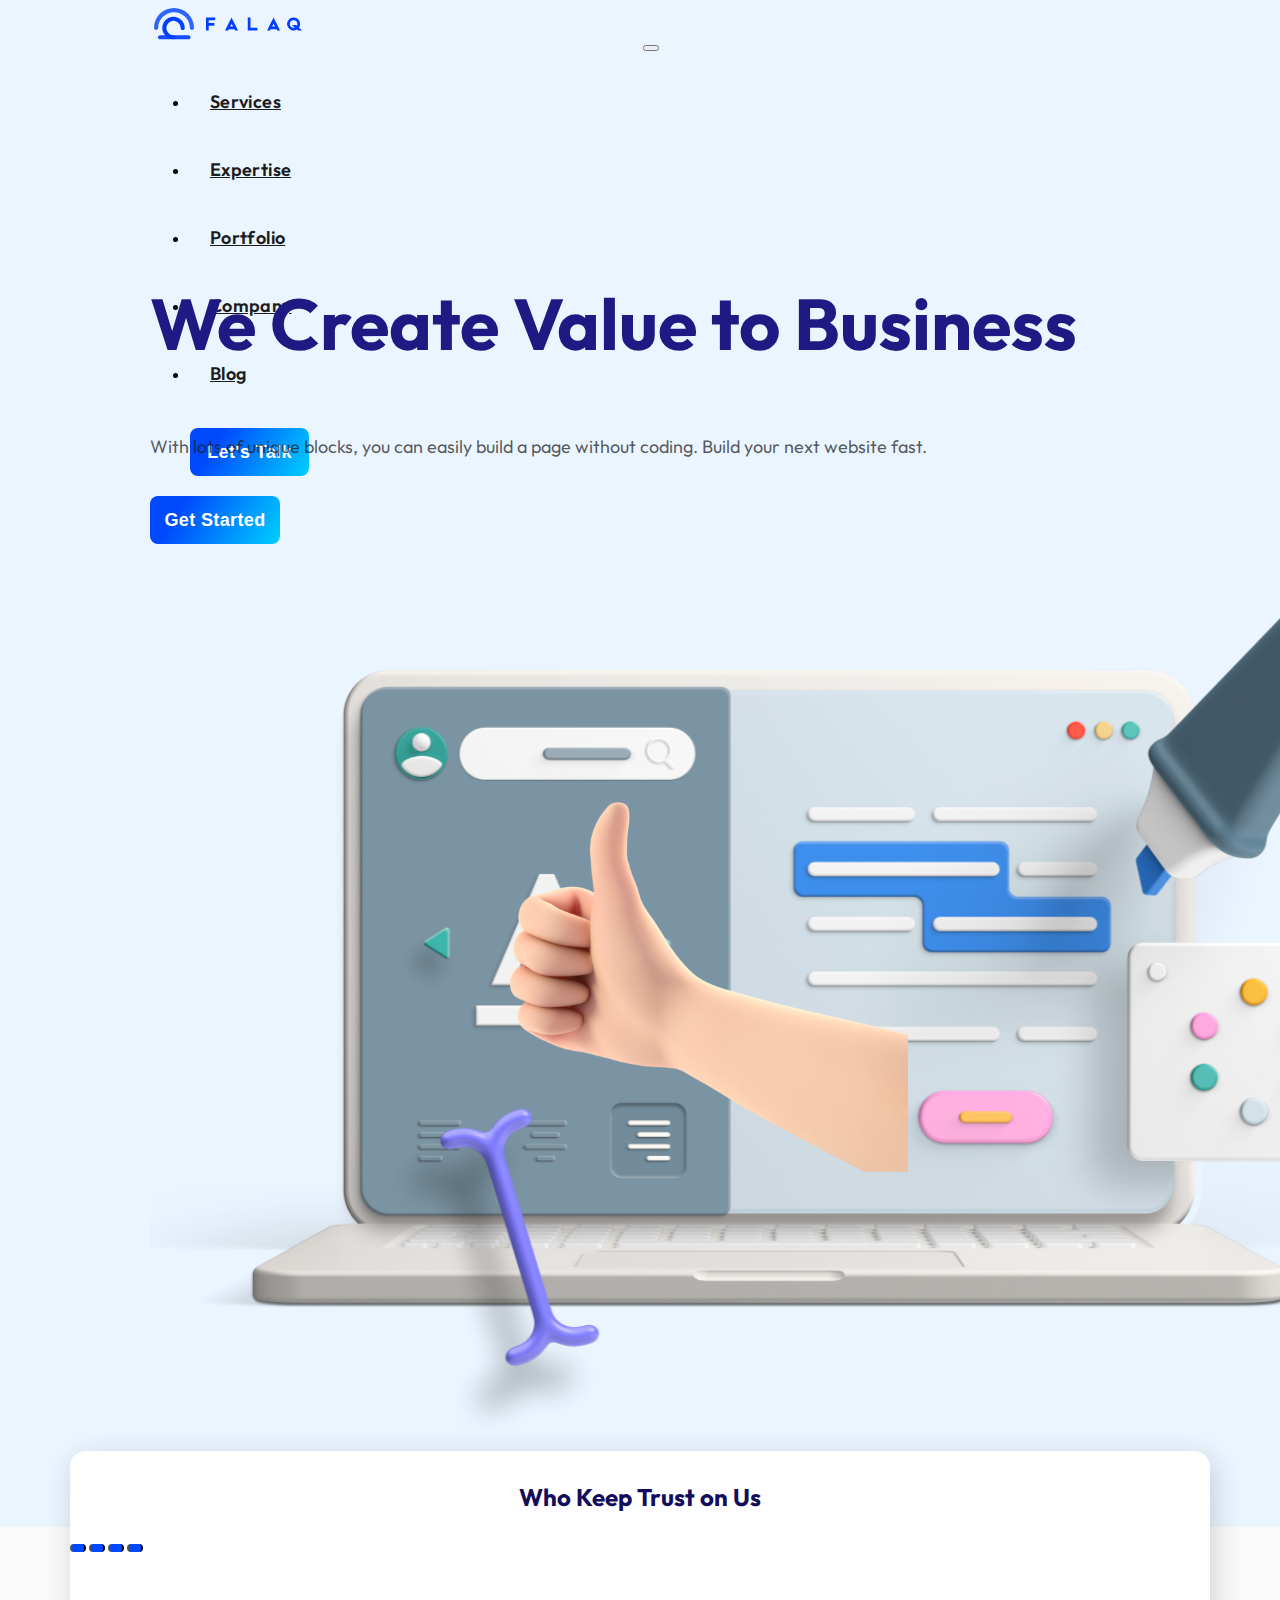
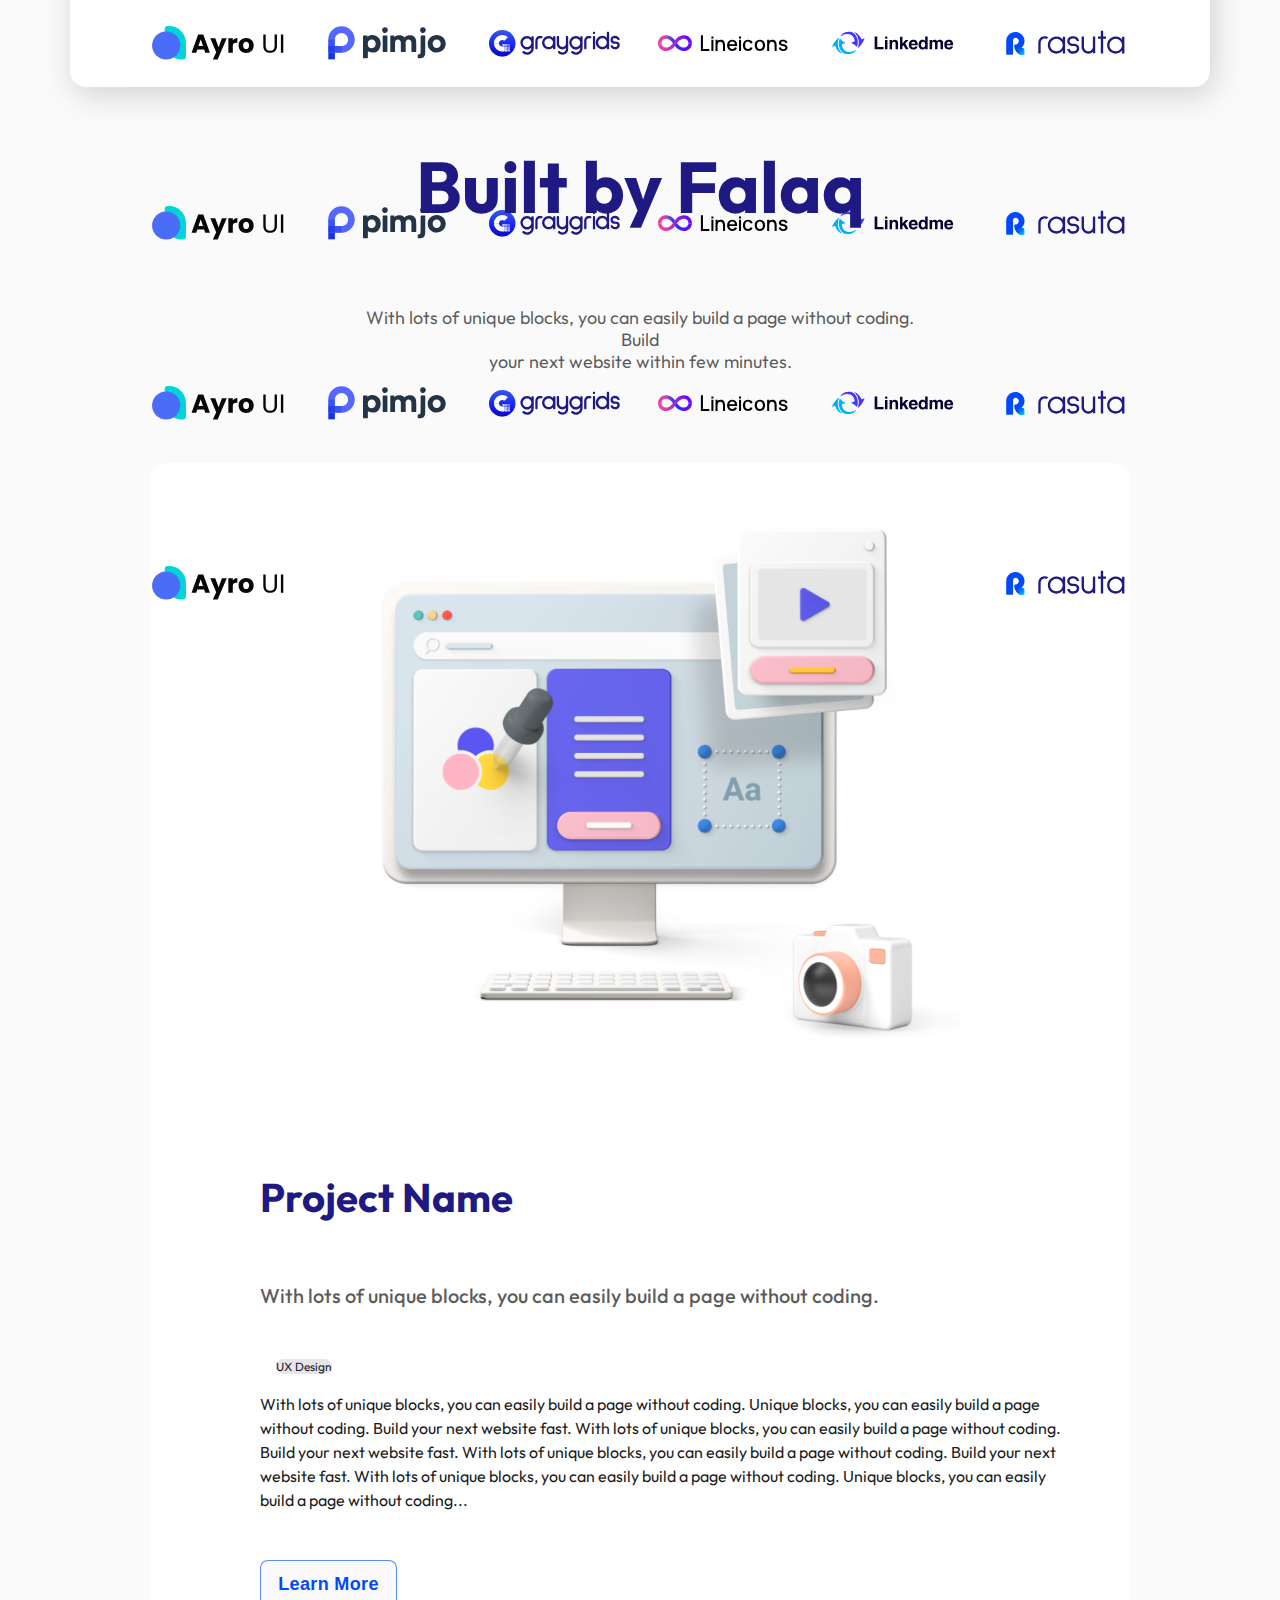
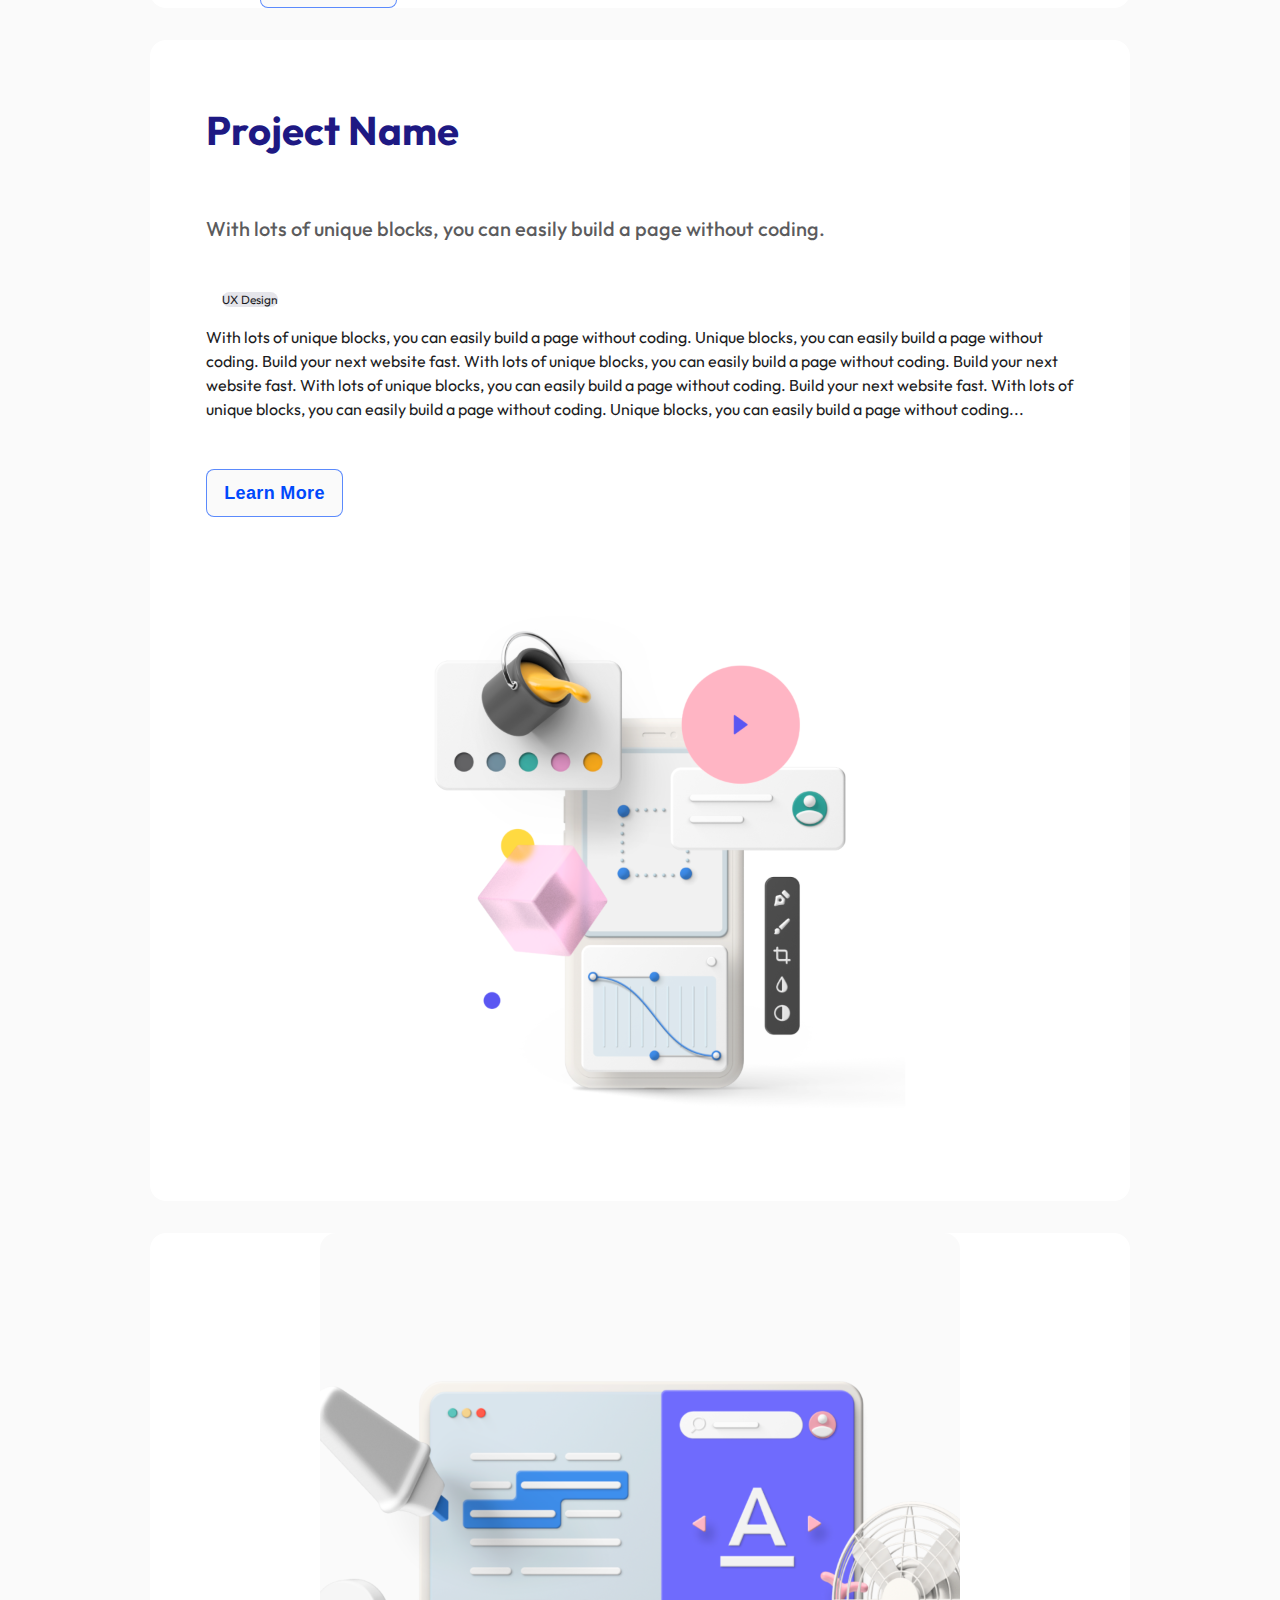
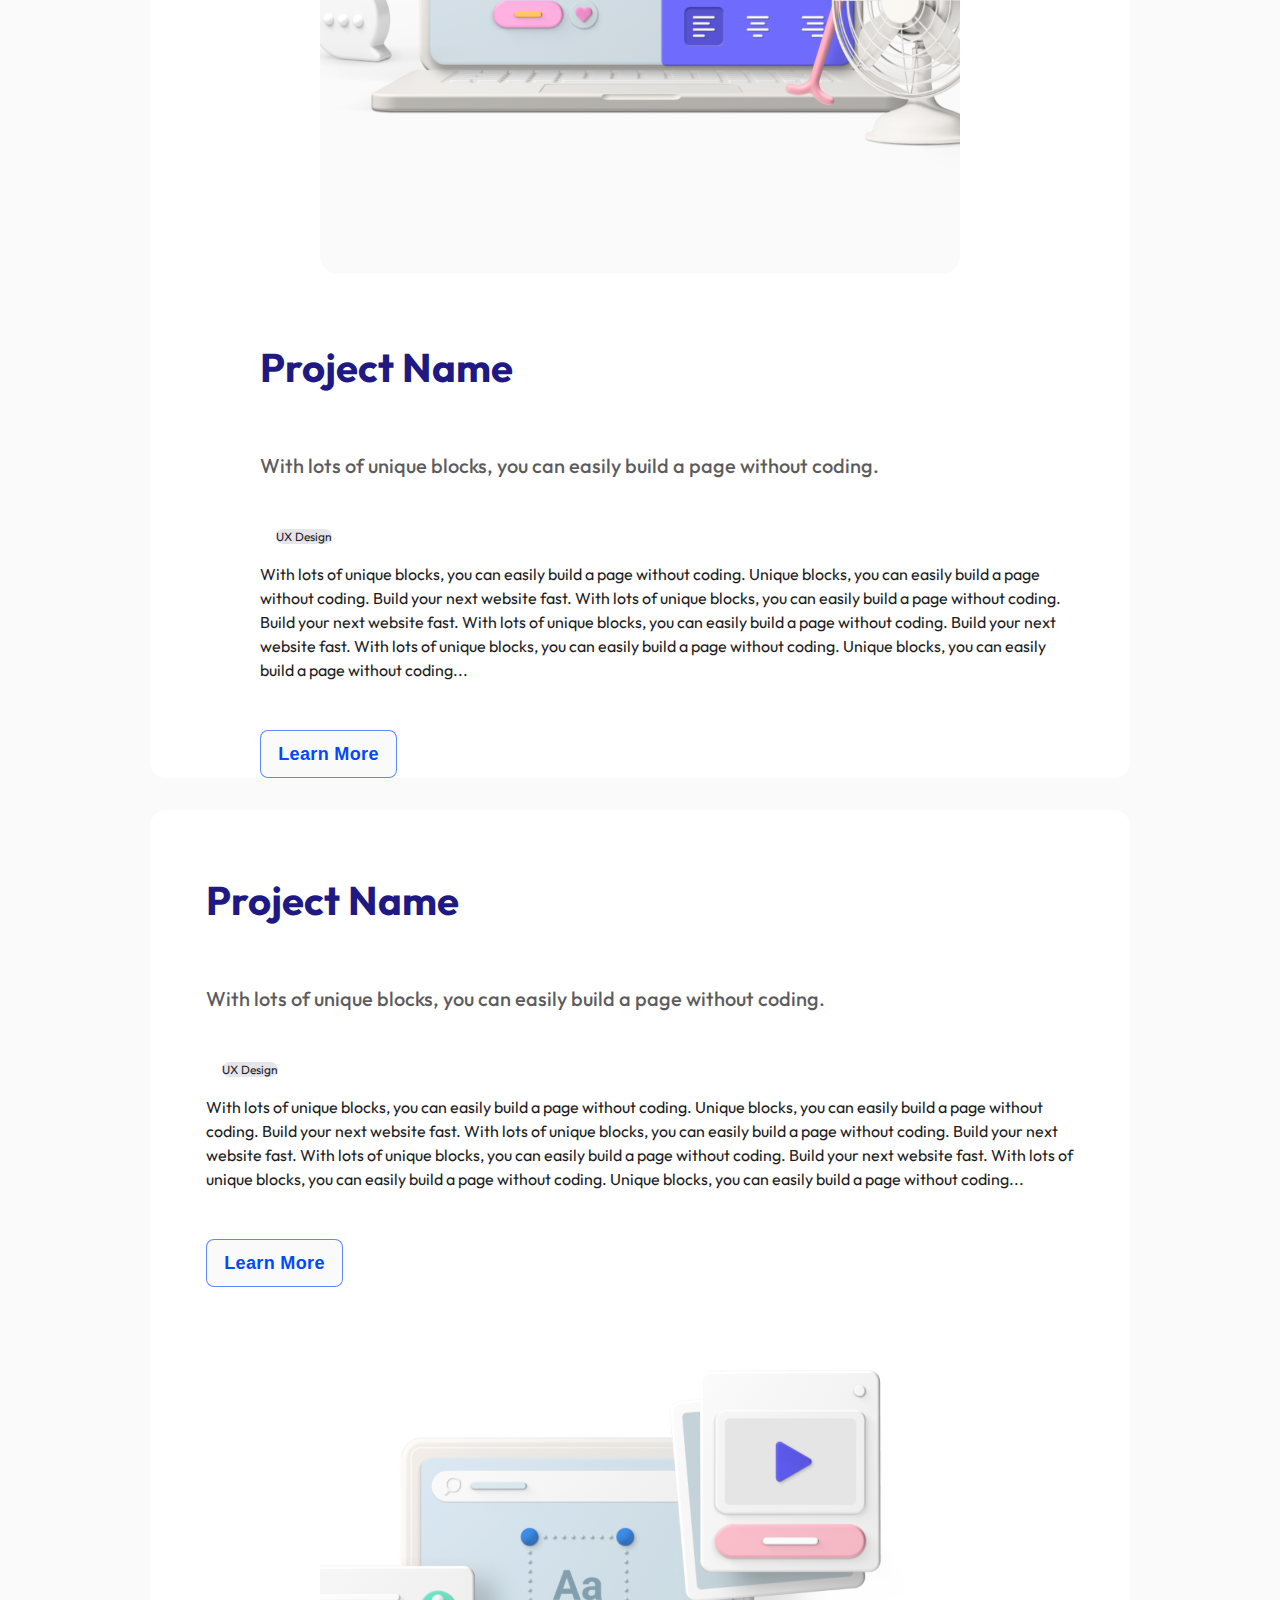
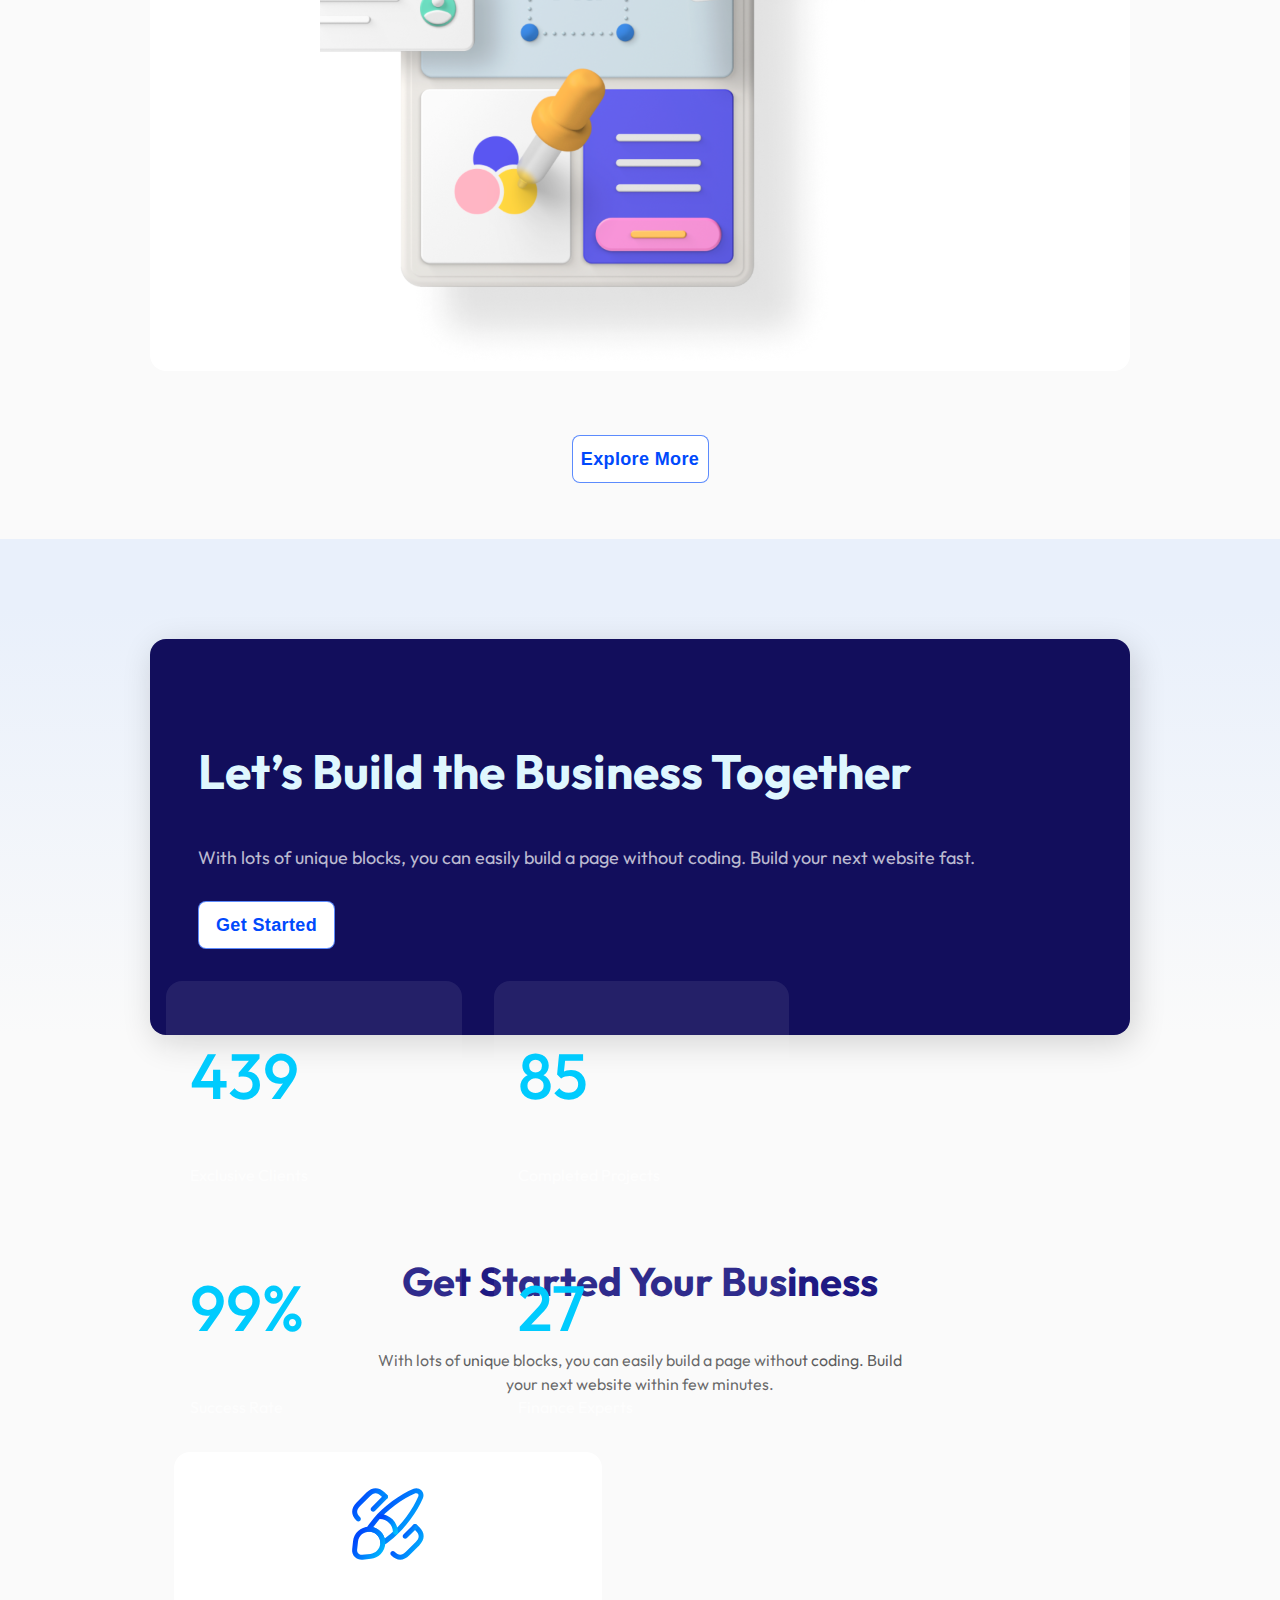
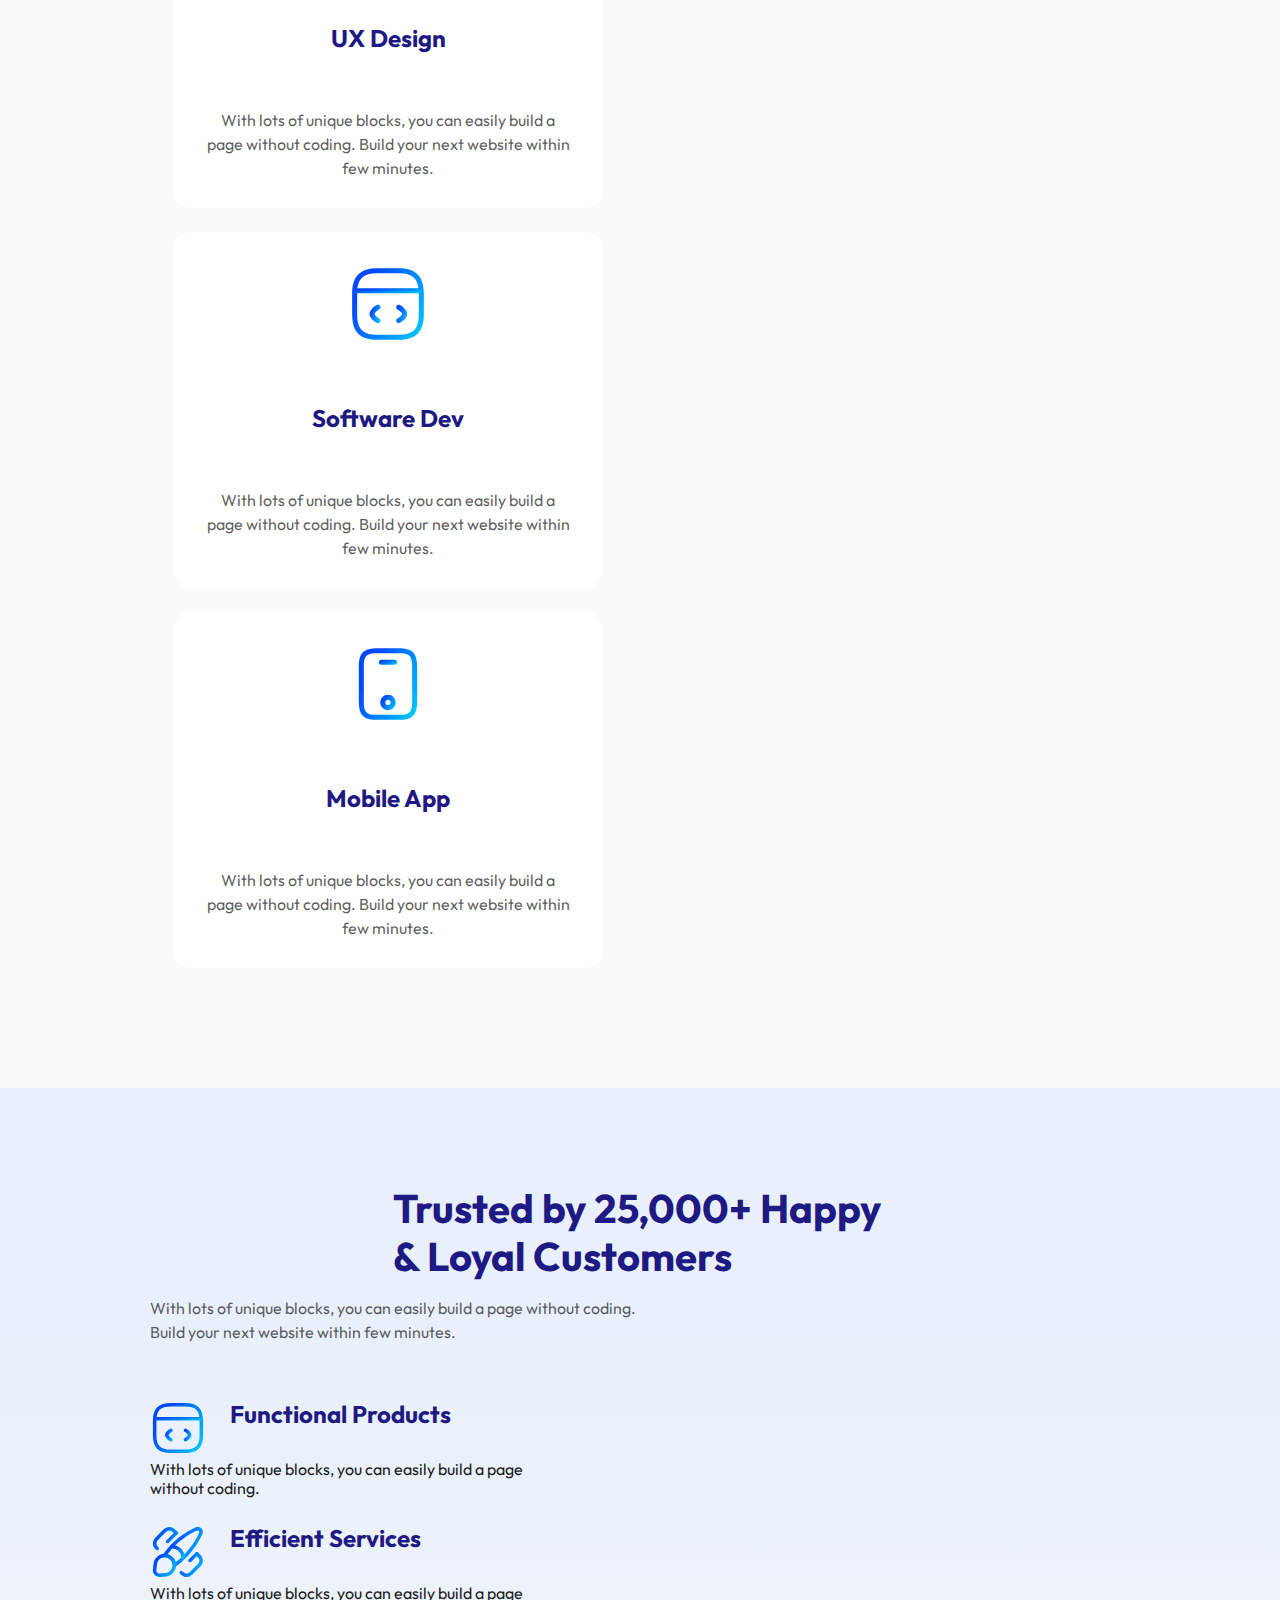
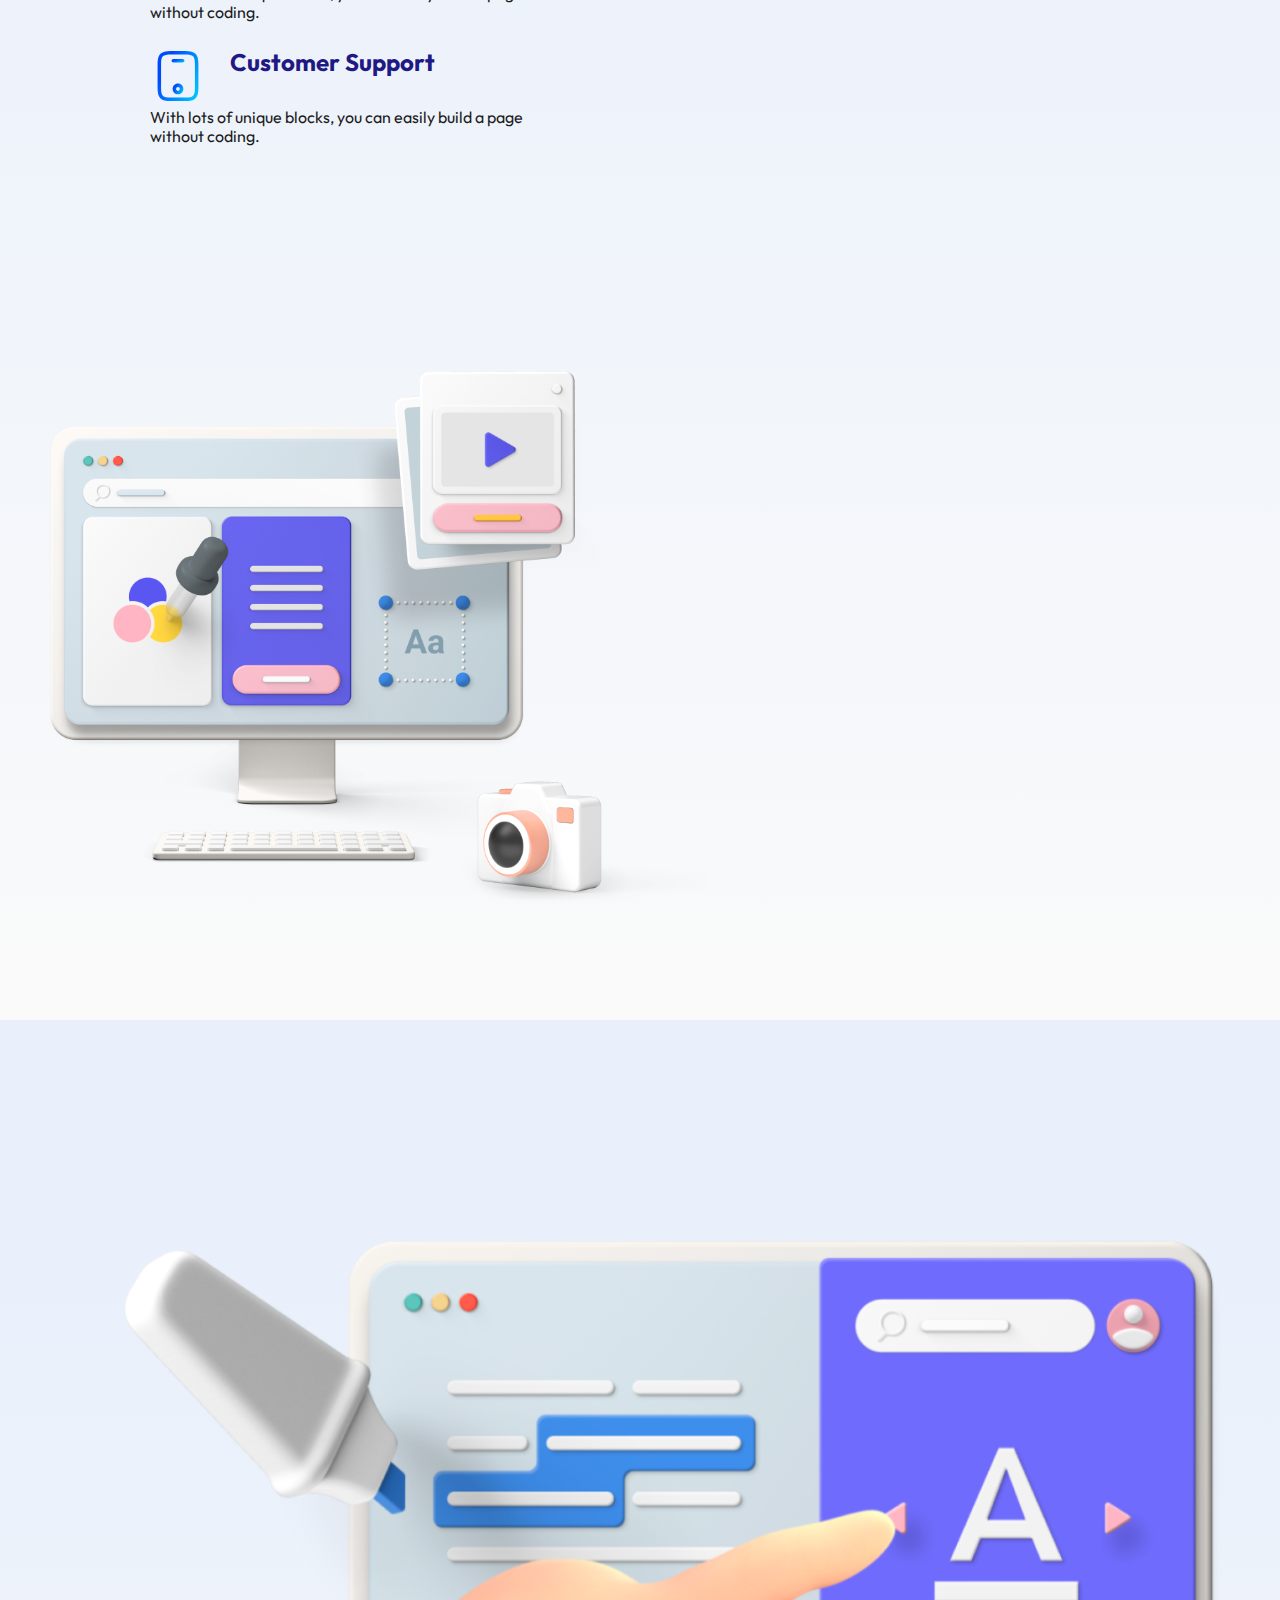
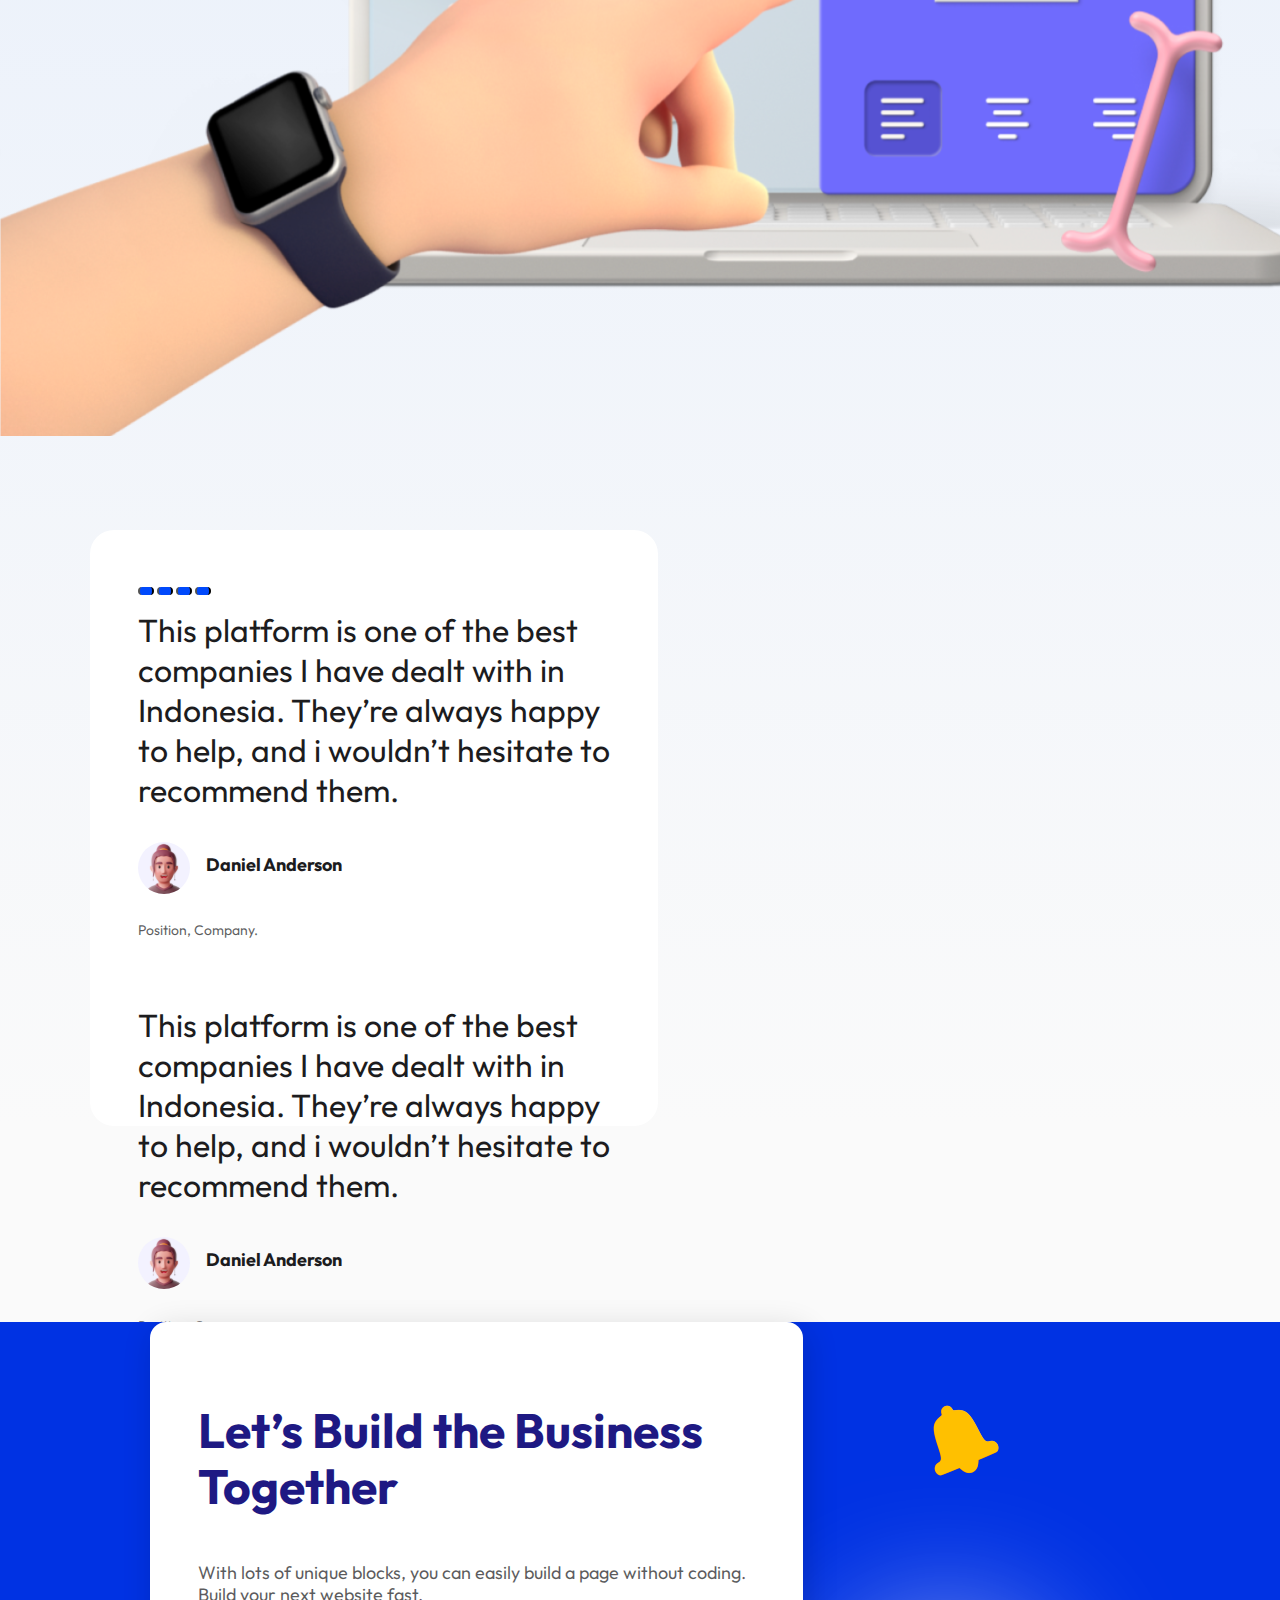
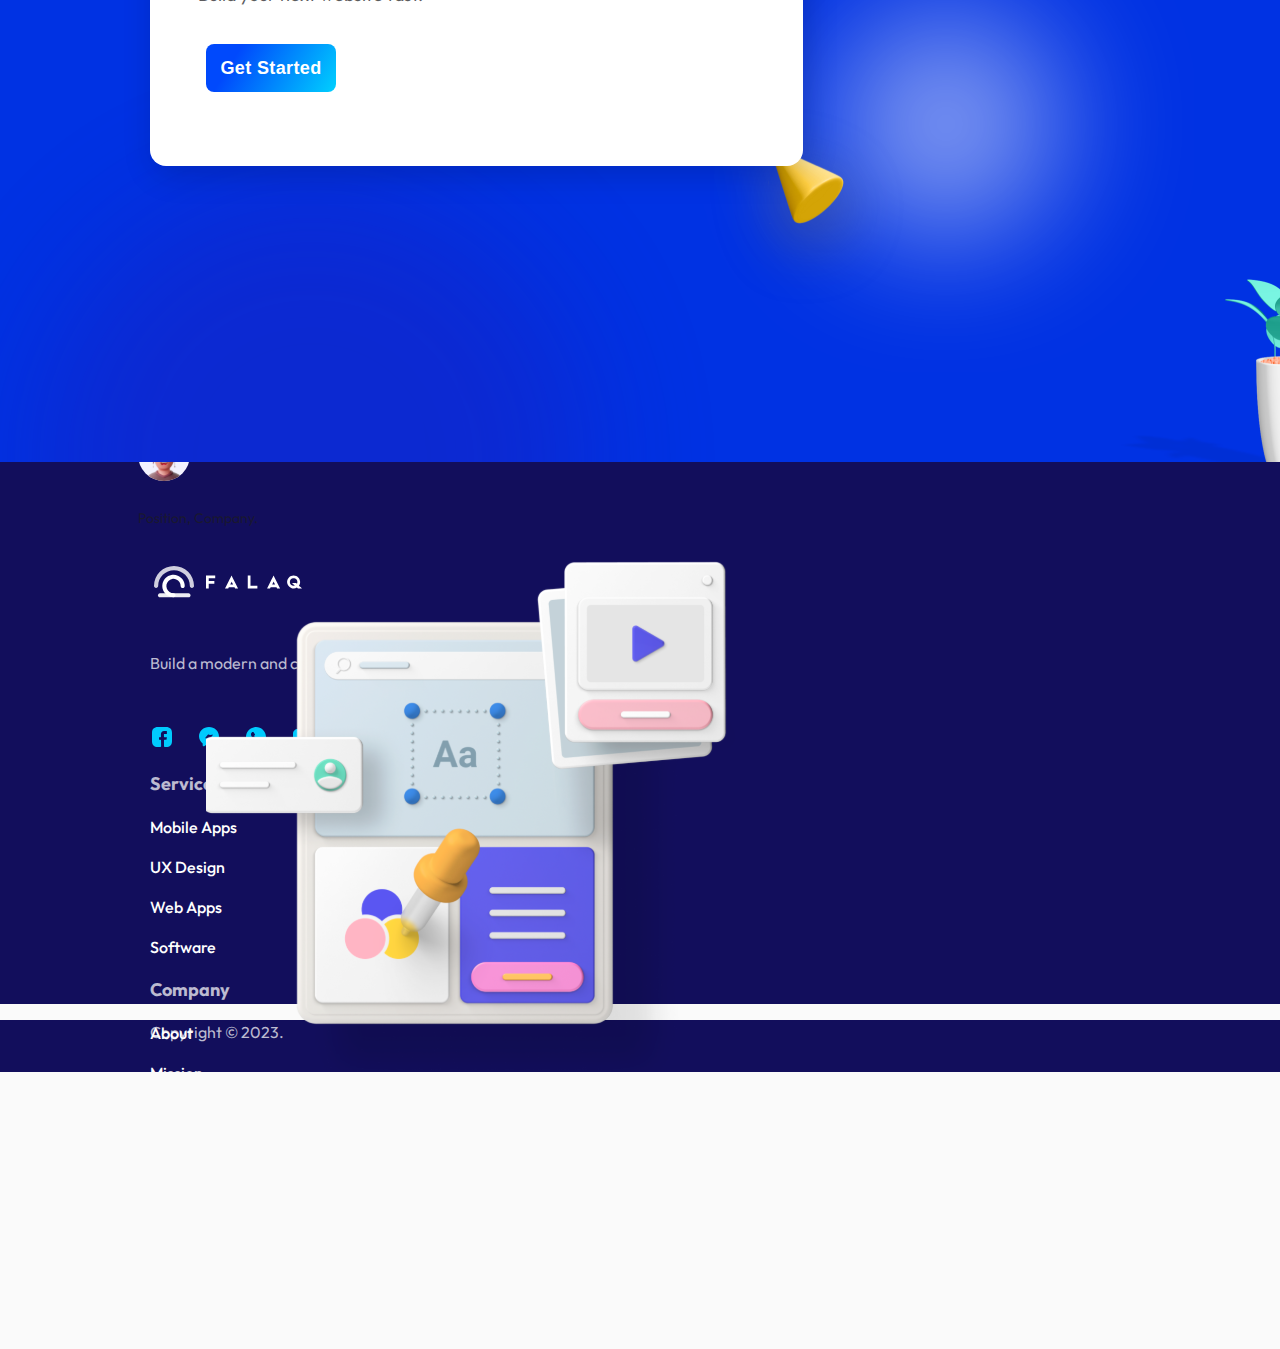
<file: index.html>
<!DOCTYPE html>
<html lang="en">
<head>
    <meta charset="UTF-8">
    <meta name="viewport" content="width=device-width, initial-scale=1.0">
    <title>Falaq</title>
    <link rel="shortcut icon" href="images/favicon.svg" type="image/x-icon">
    <link href="https://cdn.jsdelivr.net/npm/bootstrap@5.3.0-alpha1/dist/css/bootstrap.min.css" rel="stylesheet" integrity="sha384-GLhlTQ8iRABdZLl6O3oVMWSktQOp6b7In1Zl3/Jr59b6EGGoI1aFkw7cmDA6j6gD" crossorigin="anonymous">
    <link rel="stylesheet" href="css/style.css">
    <link rel="preconnect" href="https://fonts.googleapis.com">
    <link rel="preconnect" href="https://fonts.gstatic.com" crossorigin>
    <link href="https://fonts.googleapis.com/css2?family=Outfit:wght@100;200;300;400;500;600;700;800;900&display=swap" rel="stylesheet">
</head>
<body>
  <!-- Hero Section -->
    <section class="hero-section">
        <nav class="navbar navbar-expand-lg">
            <div class="navbar-container-fluid container-fluid">
              <a class="navbar-brand" href="index.html"><img class="logo" src="images/logo.svg" alt=""></a>
              <button class="navbar-toggler" type="button" data-bs-toggle="collapse" data-bs-target="#navbarSupportedContent" aria-controls="navbarSupportedContent" aria-expanded="false" aria-label="Toggle navigation">
                <span class="navbar-toggler-icon"></span>
              </button>
              <div class="navbar-collapse" id="navbarSupportedContent">
                <ul class="navbar-nav ml-auto"> 
                  <li class="nav-item">
                    <a class="nav-link" aria-current="page" href="services.html">Services</a>
                  </li>
                  <li class="nav-item">
                    <a class="nav-link" href="#">Expertise</a>
                  </li>
                  <li class="nav-item">
                    <a class="nav-link" href="portfolio.html">Portfolio</a>
                  </li>
                  <li class="nav-item">
                    <a class="nav-link" href="about.html">Company</a>
                  </li>
                  <li class="nav-item">
                    <a class="nav-link" href="#">Blog</a>
                  </li>
                  <a href="contact.html"><button class="nav-btn" type="submit">Let's Talk</button></a>
                </ul>
              </div>
            </div>
          </nav>
          <div class="row">
            <div class="hero-div-one col-lg-6 col-md-12 col-sm-12">
                <h1 class="hero-lg-text">We Create Value to Business</h1>
                <p class="hero-sm-text">With lots of unique blocks, you can easily build a page without coding. Build your next website fast.</p>
                <button class="hero-btn" type="submit">Get Started</button>
            </div>
            <div class="parent col-lg-6 col-md-12 col-sm-12">
                <img class="hero-img" src="images/hero-img.svg" width="125%" alt="">
                <img class="thumbs-up" src="images/thumbs_up.svg" alt="">
            </div>
          </div>
    </section>
    <!-- Sponsor Section -->
    <section id="carouselExampleIndicators" class="sponsor-section carousel slide">
      <h3 class="sponsor-text">Who Keep Trust on Us</h3>
      <div class="carousel-indicators">
        <button type="button" data-bs-target="#carouselExampleIndicators" data-bs-slide-to="0" class="active" aria-current="true" aria-label="Slide 1" style="background-color: #0049FC; border-top: 9px; border-bottom: 9px; width: 16px; height: 8px;"></button>
        <button type="button" data-bs-target="#carouselExampleIndicators" data-bs-slide-to="1" aria-label="Slide 2" style="background-color: #0049FC; border-top: 9px; border-bottom: 9px; width: 8px; height: 8px;"></button>
        <button type="button" data-bs-target="#carouselExampleIndicators" data-bs-slide-to="2" aria-label="Slide 3" style="background-color: #0049FC; border-top: 9px; border-bottom: 9px; width: 8px; height: 8px;"></button>
        <button type="button" data-bs-target="#carouselExampleIndicators" data-bs-slide-to="3" aria-label="Slide 3" style="background-color: #0049FC; border-top: 9px; border-bottom: 9px; width: 8px; height: 8px;"></button>
      </div>
      <div class="carousel-inner">
        <div class="sponsor-logo carousel-item active">
          <a href=""><img src="images/logo-1.svg" alt=""></a>
          <a href=""><img src="images/logo-2.svg" alt=""></a>
          <a href=""><img src="images/logo-3.svg" alt=""></a>
          <a href=""><img src="images/logo-4.svg" alt=""></a>
          <a href=""><img src="images/logo-5.svg" alt=""></a>
          <a href=""><img src="images/logo-6.svg" alt=""></a>
        </div>
        <div class="sponsor-logo carousel-item">
          <a href=""><img src="images/logo-1.svg" alt=""></a>
          <a href=""><img src="images/logo-2.svg" alt=""></a>
          <a href=""><img src="images/logo-3.svg" alt=""></a>
          <a href=""><img src="images/logo-4.svg" alt=""></a>
          <a href=""><img src="images/logo-5.svg" alt=""></a>
          <a href=""><img src="images/logo-6.svg" alt=""></a>
        </div>
        <div class="sponsor-logo carousel-item">
          <a href=""><img src="images/logo-1.svg" alt=""></a>
          <a href=""><img src="images/logo-2.svg" alt=""></a>
          <a href=""><img src="images/logo-3.svg" alt=""></a>
          <a href=""><img src="images/logo-4.svg" alt=""></a>
          <a href=""><img src="images/logo-5.svg" alt=""></a>
          <a href=""><img src="images/logo-6.svg" alt=""></a>
        </div>
        <div class="sponsor-logo carousel-item">
          <a href=""><img src="images/logo-1.svg" alt=""></a>
          <a href=""><img src="images/logo-2.svg" alt=""></a>
          <a href=""><img src="images/logo-3.svg" alt=""></a>
          <a href=""><img src="images/logo-4.svg" alt=""></a>
          <a href=""><img src="images/logo-5.svg" alt=""></a>
          <a href=""><img src="images/logo-6.svg" alt=""></a>
        </div>
      </div>
    </section>
    <!-- Project Section -->
    <section class="project-section">
      <h1 class="project-section-title" style="padding-bottom: 100px;">Built by Falaq</h1>
      <p class="project-section-para">With lots of unique blocks, you can easily build a page without coding. Build <br> your next website within few minutes.</p>
      <!-- Project 1 -->
      <div class="row project-odd">
        <div class="col-lg-6 col-md-12 col-sm-12">
          <img class="project-odd-img" src="images/project-image-1.svg" alt="">
        </div>
        <div class="col-lg-6 col-md-12 col-sm-12 project-odd-des">
          <h1>Project Name</h1>
          <h6>With lots of unique blocks, you can easily build a page without coding. </h6>
          <span class="badge">UX Design</span>
          <p>With lots of unique blocks, you can easily build a page without coding. Unique blocks, you can easily build a page without coding. Build your next website fast. With lots of unique blocks, you can easily build a page without coding. Build your next website fast. With lots of unique blocks, you can easily build a page without coding. Build your next website fast. With lots of unique blocks, you can easily build a page without coding. Unique blocks, you can easily build a page without coding...</p>
          <button type="button" disabled>Learn More</button>
        </div>
      </div>
      <!-- Project 2 -->
      <div class="row project-even">
        <div class="col-lg-6 col-md-12 col-sm-12 project-even-des">
          <h1>Project Name</h1>
          <h6>With lots of unique blocks, you can easily build a page without coding. </h6>
          <span class="badge">UX Design</span>
          <p>With lots of unique blocks, you can easily build a page without coding. Unique blocks, you can easily build a page without coding. Build your next website fast. With lots of unique blocks, you can easily build a page without coding. Build your next website fast. With lots of unique blocks, you can easily build a page without coding. Build your next website fast. With lots of unique blocks, you can easily build a page without coding. Unique blocks, you can easily build a page without coding...</p>
          <button type="button" disabled>Learn More</button>
        </div>
        <div class="col-lg-6 col-md-12 col-sm-12">
          <img class="project-even-img" src="images/project-image-2.svg" alt="">
        </div>
      </div>
      <!-- Project 3 -->
      <div class="row project-odd">
        <div class="col-lg-6 col-md-12 col-sm-12">
          <img class="project-odd-img" src="images/project-image-3.svg" alt="">
        </div>
        <div class="col-lg-6 col-md-12 col-sm-12 project-odd-des">
          <h1>Project Name</h1>
          <h6>With lots of unique blocks, you can easily build a page without coding. </h6>
          <span class="badge">UX Design</span>
          <p>With lots of unique blocks, you can easily build a page without coding. Unique blocks, you can easily build a page without coding. Build your next website fast. With lots of unique blocks, you can easily build a page without coding. Build your next website fast. With lots of unique blocks, you can easily build a page without coding. Build your next website fast. With lots of unique blocks, you can easily build a page without coding. Unique blocks, you can easily build a page without coding...</p>
          <button type="button" disabled>Learn More</button>
        </div>
      </div>
      <!-- Project 4 -->
      <div class="row project-even">
        <div class="col-lg-6 col-md-12 col-sm-12 project-even-des">
          <h1>Project Name</h1>
          <h6>With lots of unique blocks, you can easily build a page without coding. </h6>
          <span class="badge">UX Design</span>
          <p>With lots of unique blocks, you can easily build a page without coding. Unique blocks, you can easily build a page without coding. Build your next website fast. With lots of unique blocks, you can easily build a page without coding. Build your next website fast. With lots of unique blocks, you can easily build a page without coding. Build your next website fast. With lots of unique blocks, you can easily build a page without coding. Unique blocks, you can easily build a page without coding...</p>
          <button type="button" disabled>Learn More</button>
        </div>
        <div class="col-lg-6 col-md-12 col-sm-12">
          <img class="project-even-img" src="images/project-image-4.svg" alt="">
        </div>
      </div>
      <button class="explore-btn">Explore More</button>
    </section>
    <!-- Count Section -->
    <section class="count-section-bg">
      <div class="row count-section">
        <div class="col-lg-6 col-md-12 count-section-des">
          <h1>Let’s Build the Business Together</h1>
          <p>With lots of unique blocks, you can easily build a page without coding. Build your next website fast.</p>
          <button>Get Started</button>
        </div>
        <div class="col-lg-6 col-md-12">
          <div class="exclusive-clients-count-divs">
            <div class="exclusive-clients-count">
              <h1>439</h1>
            <p>Exclusive Clients</p>
            </div>
            <div class="exclusive-clients-count">
              <h1>85</h1>
              <p>Completed Projects</p>
            </div>
          </div>
          <div class="exclusive-clients-count-divs">
            <div class="exclusive-clients-count">
              <h1>99%</h1>
            <p>Success Rate</p>
            </div>
            <div class="exclusive-clients-count">
              <h1>27</h1>
              <p>Finance Experts</p>
            </div>
          </div>
        </div>
      </div>
    </section>
    <!-- Services Section -->
    <section class="service-section">
      <h1>Get Started Your Business</h1>
      <p class="service-sec-detail">With lots of unique blocks, you can easily build a page without coding. Build your next website within few minutes.</p>
      <div class="row service-detail">
        <div class="service-1 col-lg-4 col-md-12">
          <img src="images/design-tool.svg" alt="">
          <h3>UX Design</h3>
          <p>With lots of unique blocks, you can easily build a page without coding. Build your next website within few minutes.</p>
        </div>
        <div class="service-2 col-lg-4 col-md-12">
          <img src="images/code.svg" alt="">
          <h3>Software Dev</h3>
          <p>With lots of unique blocks, you can easily build a page without coding. Build your next website within few minutes.</p>
        </div>
        <div class="service-3 col-lg-4 col-md-12">
          <img src="images/mobile.svg" alt="">
          <h3>Mobile App</h3>
          <p>With lots of unique blocks, you can easily build a page without coding. Build your next website within few minutes.</p>
        </div>
      </div>
    </section>
    <!-- Why Us Section -->
    <section class="why-us-section">
      <div class="row">
        <div class="why-us-detail col-lg-6 col-md-12">
          <h1>Trusted by 25,000+ Happy & Loyal Customers</h1>
          <p class="why-us-detail-intro">With lots of unique blocks, you can easily build a page without coding. Build your next website within few minutes.</p>
          <div>
            <div class="why-sec-heads">
              <img class="code-img" src="images/code.svg" alt="">
              <h4>Functional Products</h4>
              <p>With lots of unique blocks, you can easily build a page without coding. </p>
            </div>
            <div class="why-sec-heads">
              <img class="design-tool-img" src="images/design-tool.svg" alt="">
              <h4>Efficient Services</h4>
              <p>With lots of unique blocks, you can easily build a page without coding. </p>
            </div>
            <div class="why-sec-heads">
              <img class="mobile-img" src="images/mobile.svg" alt="">
              <h4>Customer Support</h4>
              <p>With lots of unique blocks, you can easily build a page without coding. </p>
            </div>
          </div>
        </div>
        <div class="col-lg-6 col-md-12">
          <img src="images/why-us-sec-img.svg" alt="">
        </div>
      </div>
    </section>
    <!-- Testimonial Section -->
    <section class="testimonial-section">
      <div class="row">
        <div class="col-lg-6 col-md-12">
          <img class="testimonial-sec-img" src="images/testimonial-sec-img.svg" alt="">
        </div>
        <div class="testimonial-info col-lg-6 col-md-12">
          <div id="carouselExampleIndicators" class="carousel slide">
            <div class="carousel-indicators" style="height: 0px; margin-left: 0px; margin-right: 300px;">
              <button type="button" data-bs-target="#carouselExampleIndicators" data-bs-slide-to="0" class="active" aria-current="true" aria-label="Slide 1" style="background-color: #0049FC; border-top: 9px; border-bottom: 9px; width: 16px; height: 8px;"></button>
              <button type="button" data-bs-target="#carouselExampleIndicators" data-bs-slide-to="1" aria-label="Slide 2" style="background-color: #0049FC; border-top: 9px; border-bottom: 9px; width: 8px; height: 8px;"></button>
              <button type="button" data-bs-target="#carouselExampleIndicators" data-bs-slide-to="2" aria-label="Slide 3" style="background-color: #0049FC; border-top: 9px; border-bottom: 9px; width: 8px; height: 8px;"></button>
              <button type="button" data-bs-target="#carouselExampleIndicators" data-bs-slide-to="3" aria-label="Slide 3" style="background-color: #0049FC; border-top: 9px; border-bottom: 9px; width: 8px; height: 8px;"></button>
            </div>
            <div class="carousel-inner">
              <div class="carousel-item active">
                <p class="testimonial-msg">This platform is one of the best companies I have dealt with in Indonesia. They’re always happy to help, and i wouldn’t hesitate to recommend them.</p>
                <img src="images/avater.svg" alt="">
                <h6>Daniel Anderson</h6>
                <p class="testimonial-position">Position, Company.</p>
              </div>
              <div class="carousel-item">
                <p class="testimonial-msg">This platform is one of the best companies I have dealt with in Indonesia. They’re always happy to help, and i wouldn’t hesitate to recommend them.</p>
                <img src="images/avater.svg" alt="">
                <h6>Daniel Anderson</h6>
                <p class="testimonial-position">Position, Company.</p>
              </div>
              <div class="carousel-item">
                <p class="testimonial-msg">This platform is one of the best companies I have dealt with in Indonesia. They’re always happy to help, and i wouldn’t hesitate to recommend them.</p>
                <img src="images/avater.svg" alt="">
                <h6>Daniel Anderson</h6>
                <p class="testimonial-position">Position, Company.</p>
              </div>
              <div class="carousel-item">
                <p class="testimonial-msg">This platform is one of the best companies I have dealt with in Indonesia. They’re always happy to help, and i wouldn’t hesitate to recommend them.</p>
                <img src="images/avater.svg" alt="">
                <h6>Daniel Anderson</h6>
                <p class="testimonial-position">Position, Company.</p>
              </div>
            </div>
          </div>
        </div>
      </div>
    </section>
    <!-- Message Section -->
    <section class="message-section">
      <div class="row">
        <div class="col-lg-6 col-md-12">
          <div class="message-section-info">
            <h1>Let’s Build the Business Together</h1>
            <p>With lots of unique blocks, you can easily build a page without coding. Build your next website fast.</p>
            <button class="message-sec-btn">Get Started</button>
          </div>
        </div>
        <div class="message-sec-img col-lg-6 col-md-12">
          <img src="images/message-sec-img.svg" alt="">
        </div>
      </div>
    </section>
    <!-- Footer -->
    <footer>
      <div class="row">
        <div class="footer-description col-lg-3 col-md-6 col-sm-12">
          <img src="images/footer-logo.svg" alt="">
          <p>Build a modern and creative website with crealand</p>
          <a class="social-links" href=""><img src="images/facebook.svg" alt=""></a>
          <a class="social-links" href=""><img src="images/messenger.svg" alt=""></a>
          <a class="social-links" href=""><img src="images/whatsapp.svg" alt=""></a>
          <a class="social-links" href=""><img src="images/youtube.svg" alt=""></a>
          <a class="social-links" href=""><img src="images/map-1.svg" alt=""></a>
        </div>
        <div class="footer-links col-lg-3 col-md-6 col-sm-12">
          <p class="link-heading">Services</p>
          <p><a href="">Mobile Apps</a></p>
          <p><a href="">UX Design</a></p>
          <p><a href="">Web Apps</a></p>
          <p><a href="">Software</a></p>
        </div>
        <div class="footer-links col-lg-3 col-md-6 col-sm-12">
          <p class="link-heading">Company</p>
          <p><a href="">About</a></p>
          <p><a href="">Mission</a></p>
          <p><a href="">Careers</a></p>
        </div>
        <div class="footer-links col-lg-3 col-md-6 col-sm-12">
          <p class="link-heading">More</p>
          <p><a href="">Contact</a></p>
          <p><a href="">Locations</a></p>
          <p><a href="">Privacy Policy</a></p>
          <p><a href="">FAQ</a></p>
        </div>
      </div>
    </footer>
    <p class="copyright-text">Copyright © 2023.</p>
    <script src="https://cdn.jsdelivr.net/npm/bootstrap@5.3.0-alpha1/dist/js/bootstrap.bundle.min.js" integrity="sha384-w76AqPfDkMBDXo30jS1Sgez6pr3x5MlQ1ZAGC+nuZB+EYdgRZgiwxhTBTkF7CXvN" crossorigin="anonymous"></script>
</body>
</html>
</file>
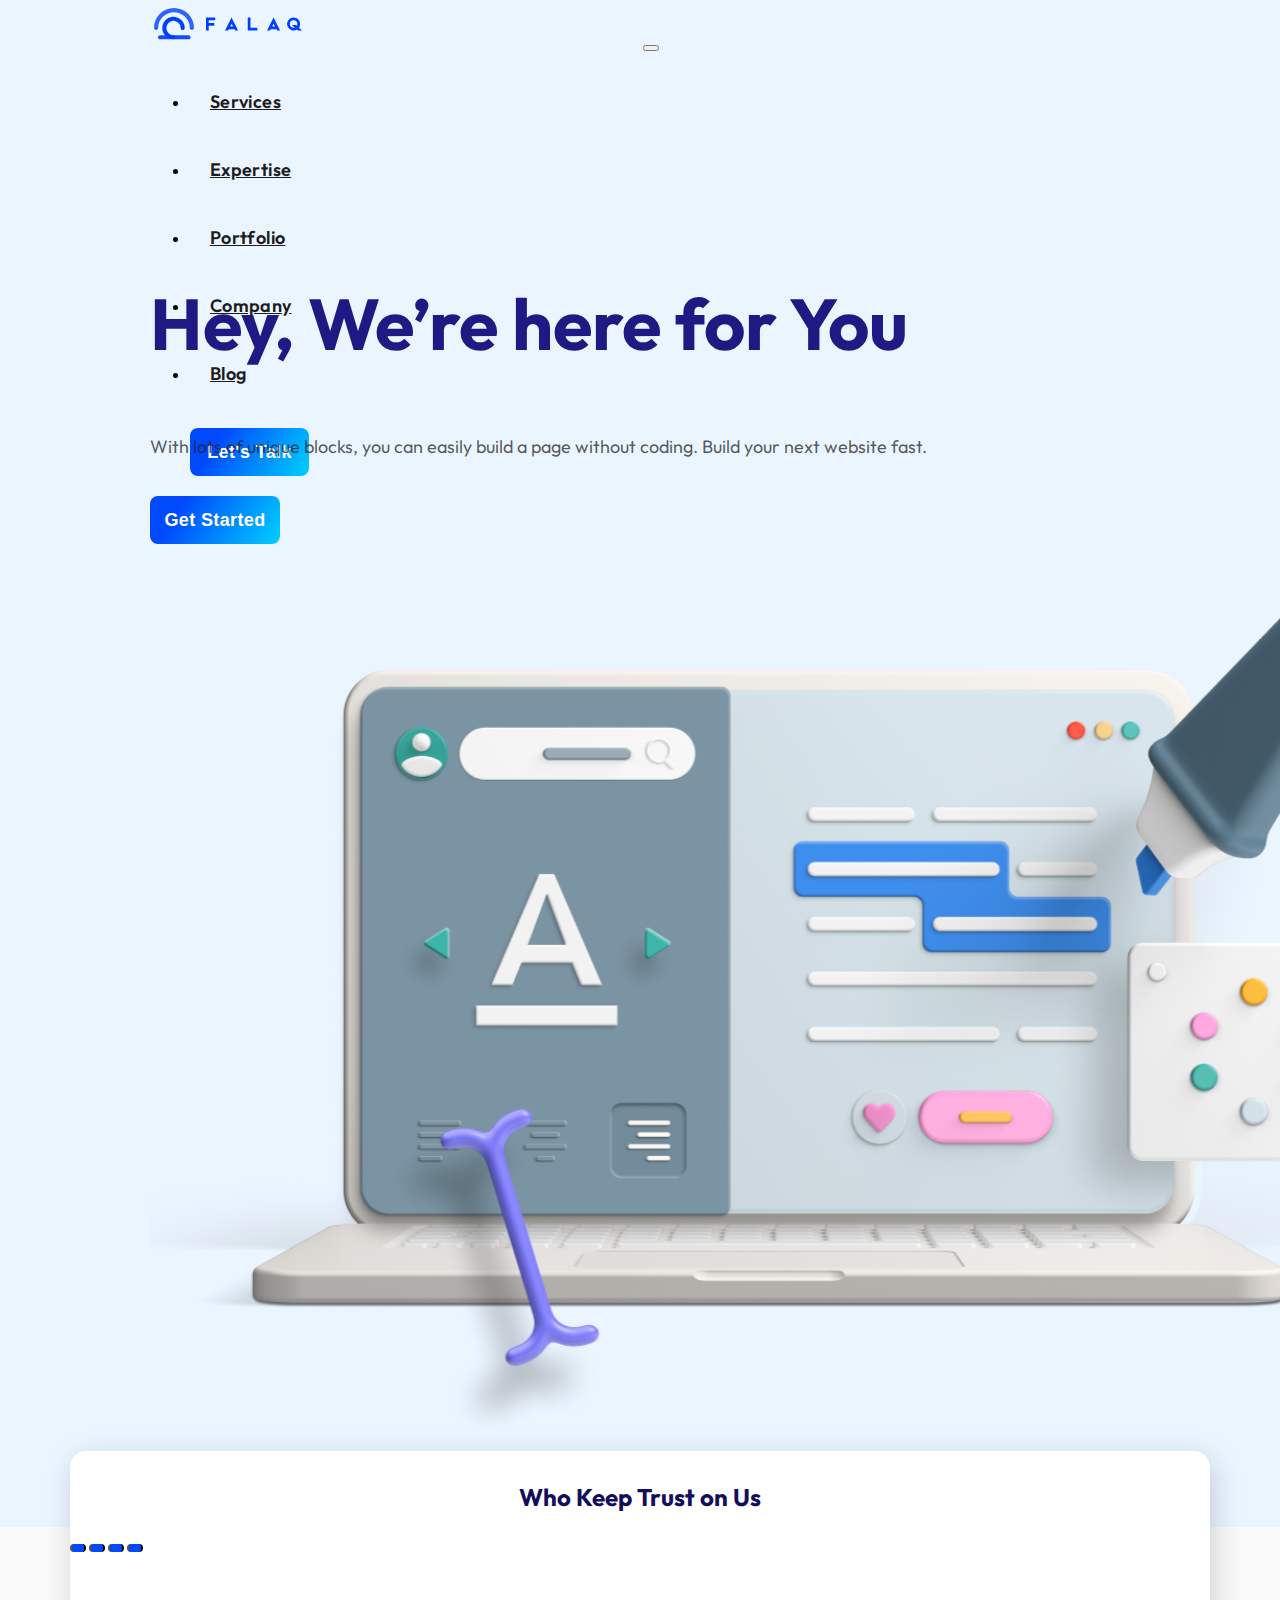
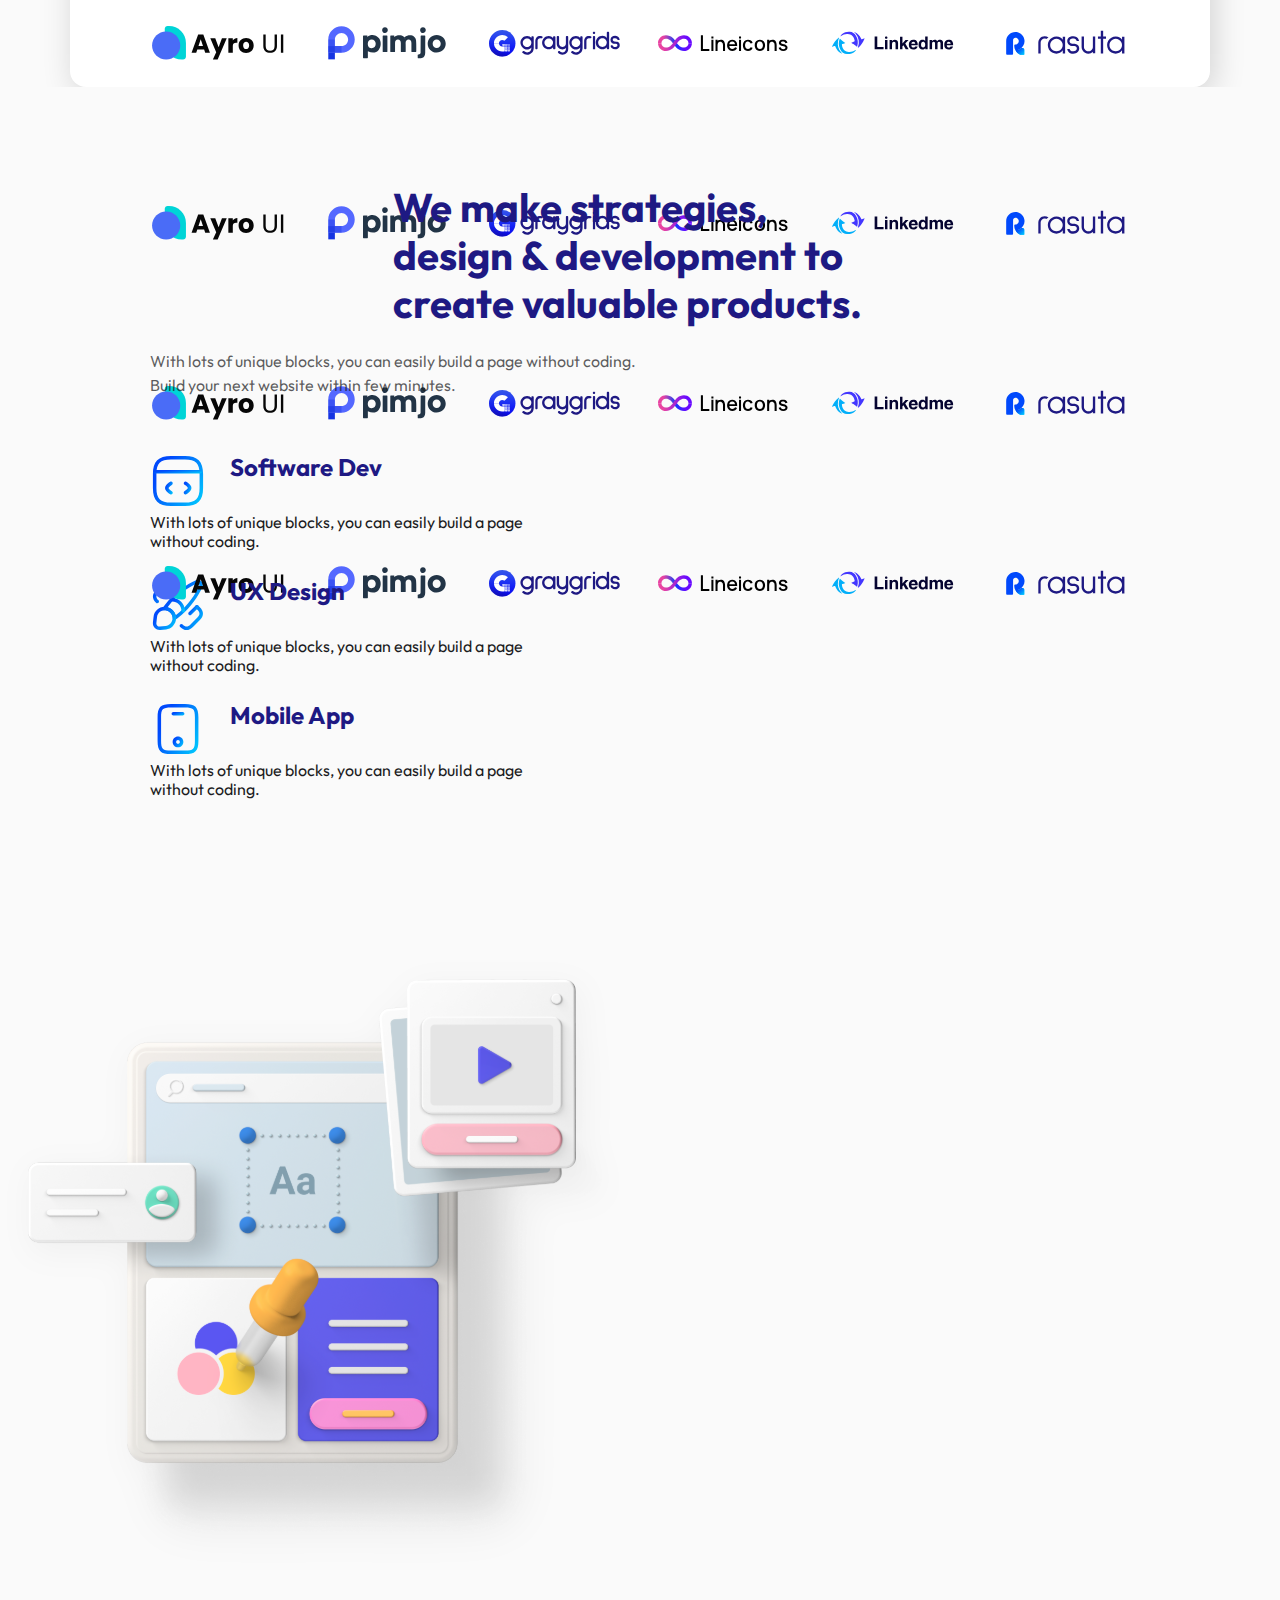
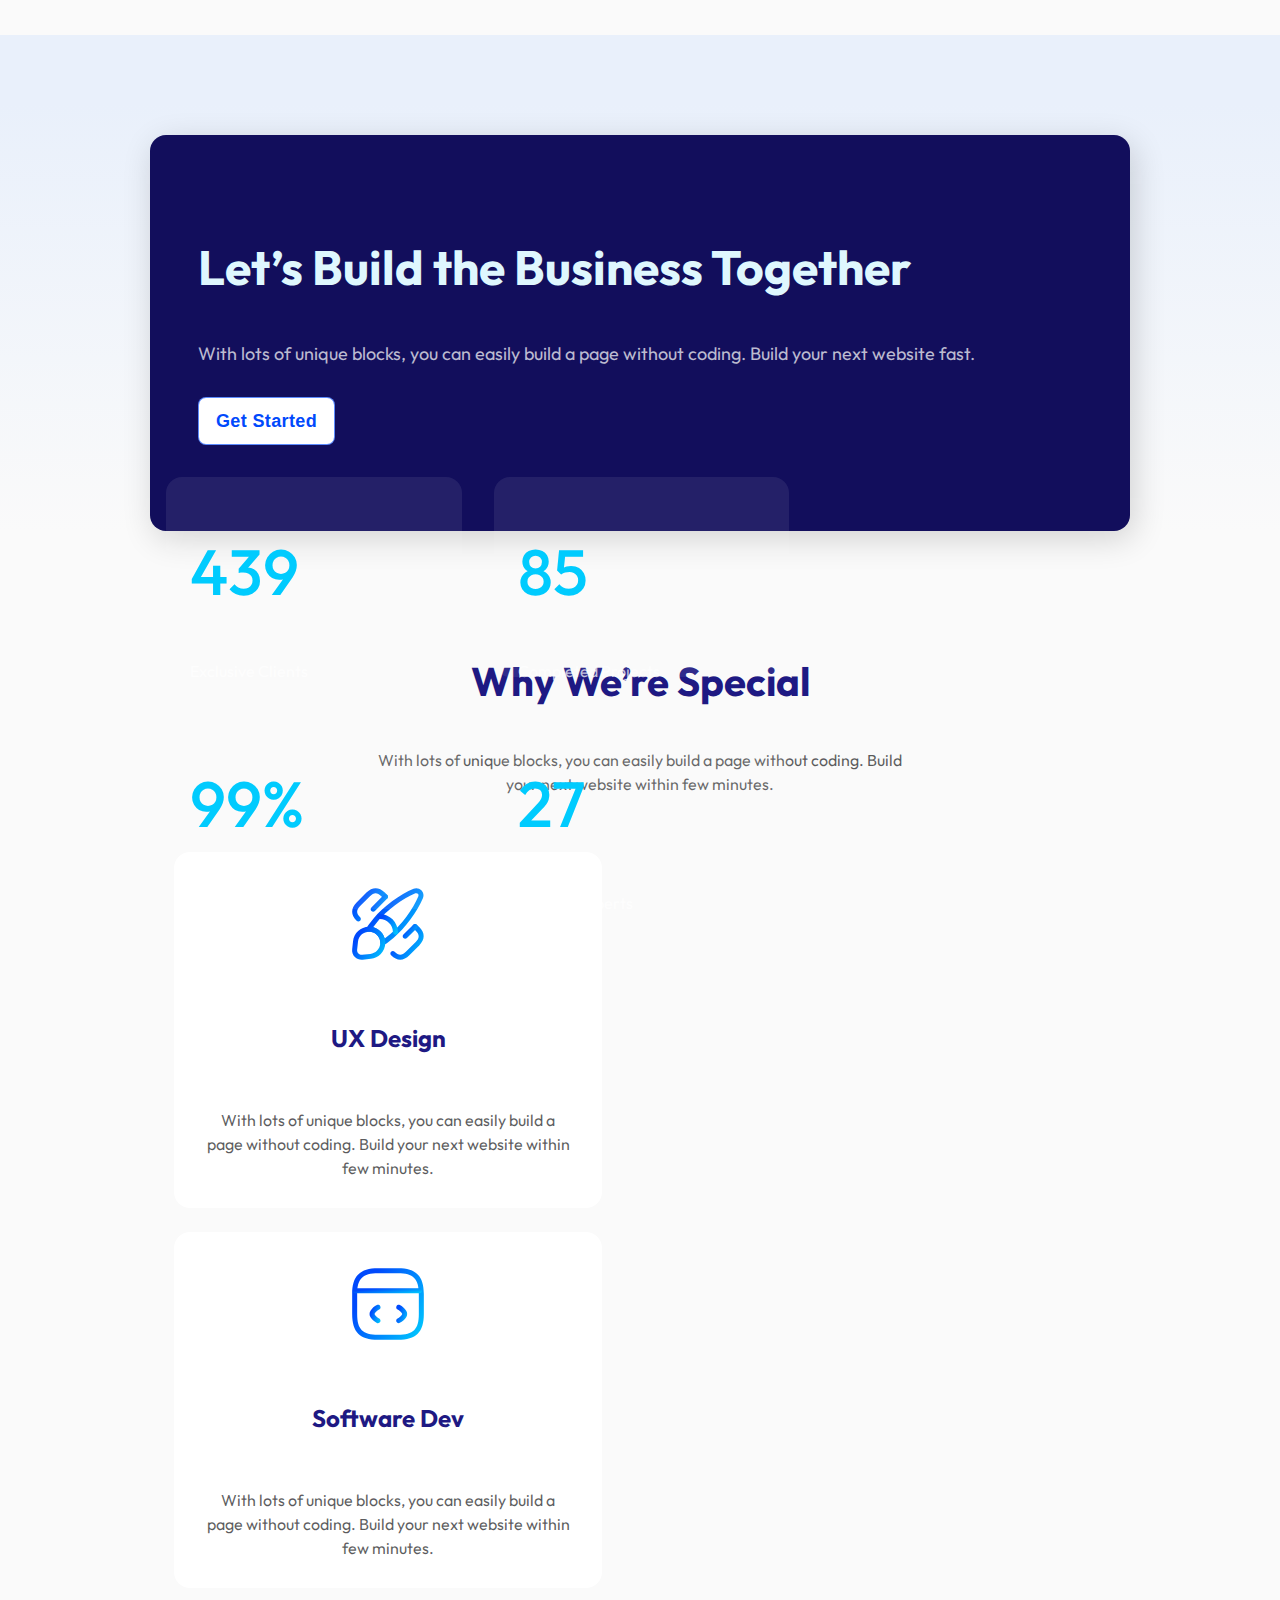
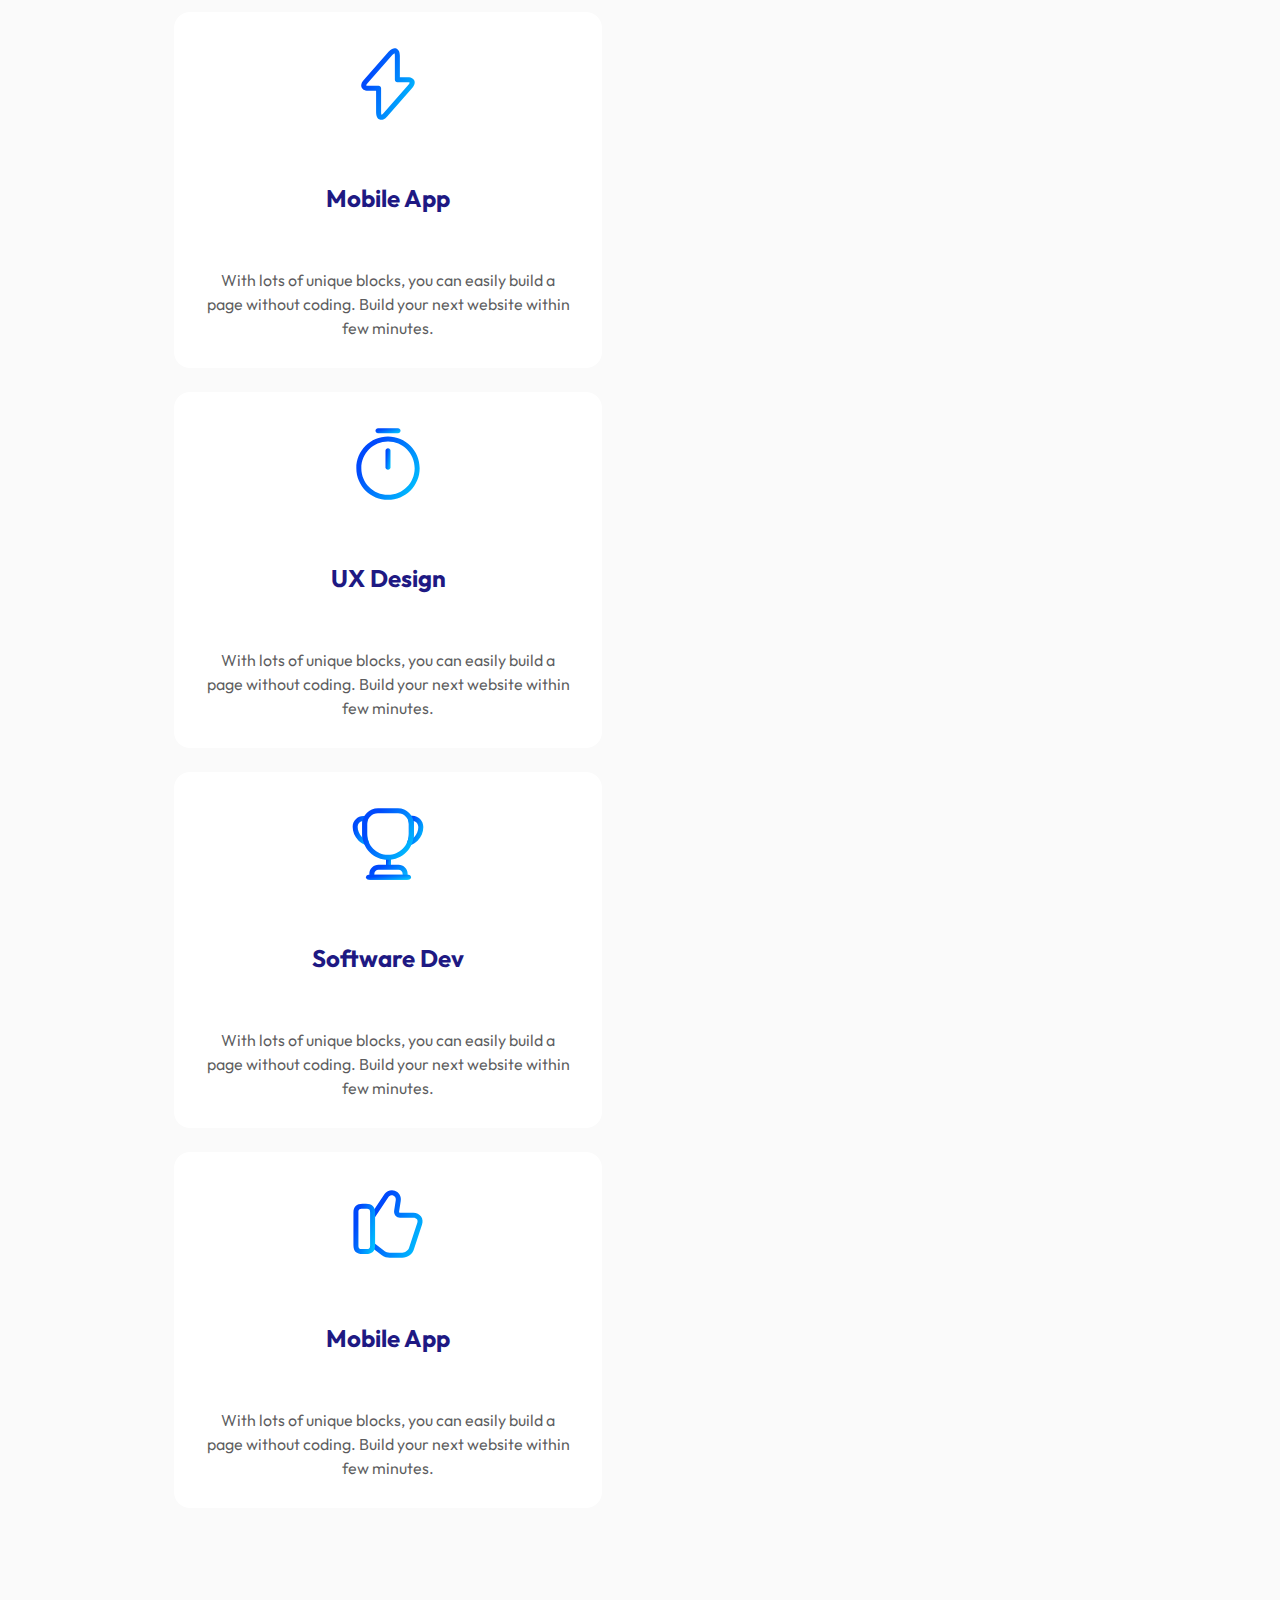
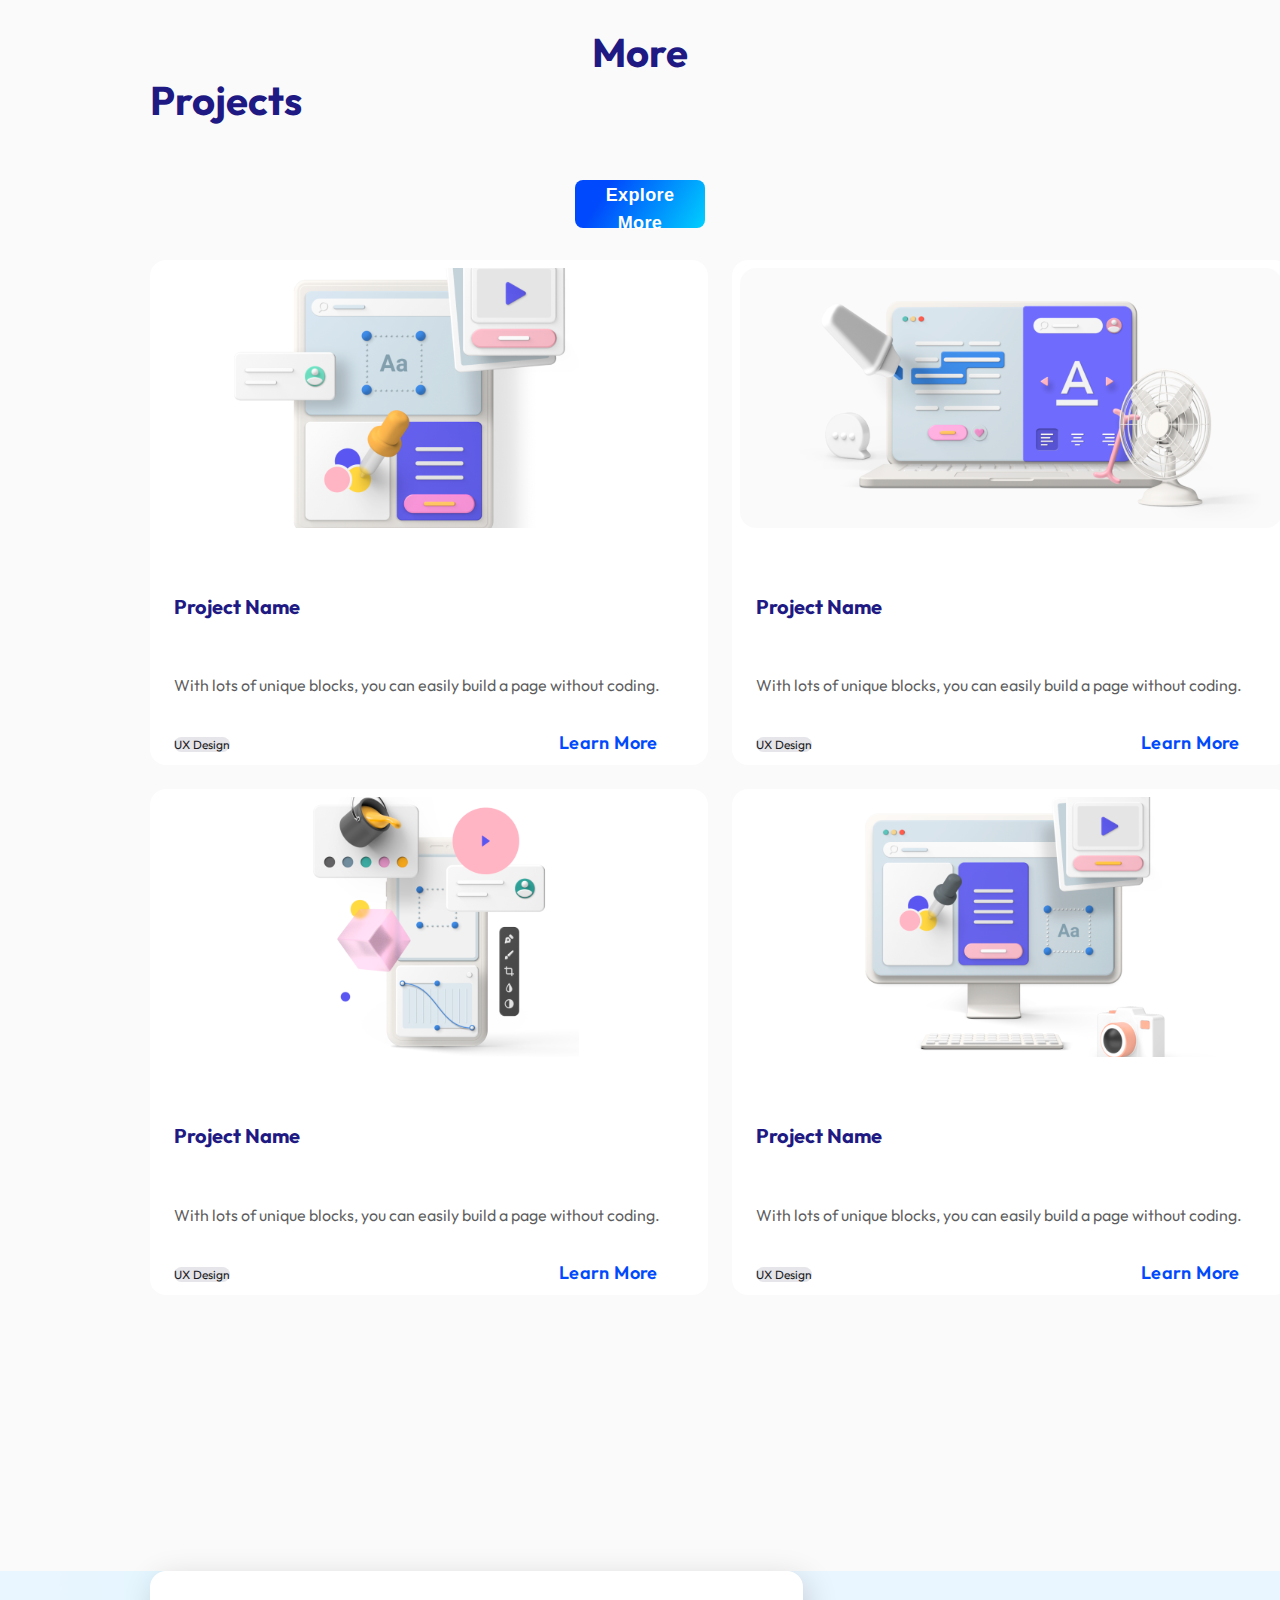
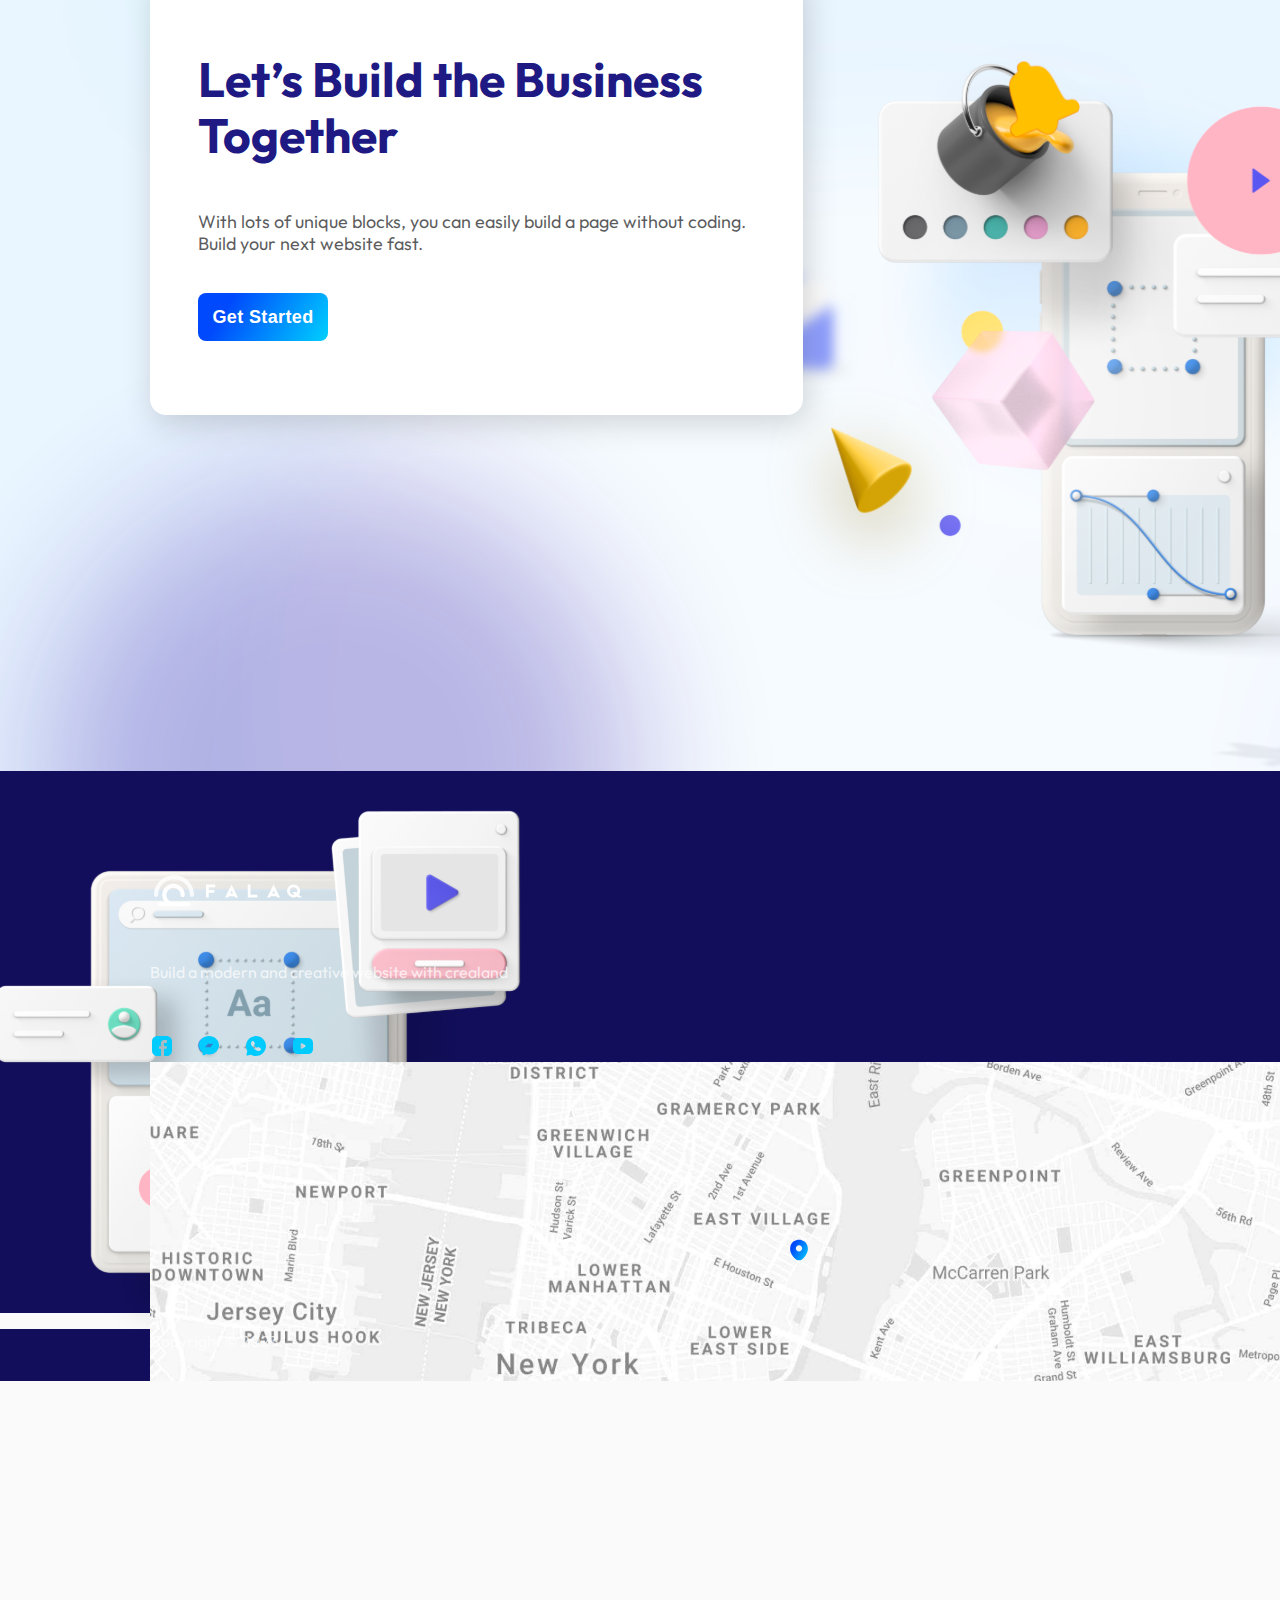
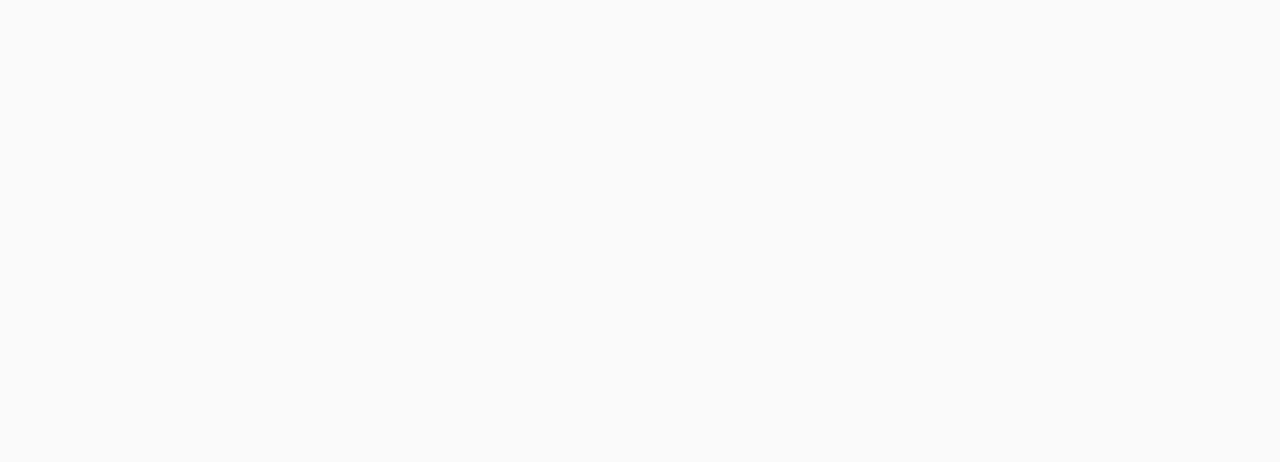
<file: about.html>
<!DOCTYPE html>
<html lang="en">
<head>
    <meta charset="UTF-8">
    <meta name="viewport" content="width=device-width, initial-scale=1.0">
    <title>Falaq</title>
    <link rel="shortcut icon" href="images/favicon.svg" type="image/x-icon">
    <link href="https://cdn.jsdelivr.net/npm/bootstrap@5.3.0-alpha1/dist/css/bootstrap.min.css" rel="stylesheet" integrity="sha384-GLhlTQ8iRABdZLl6O3oVMWSktQOp6b7In1Zl3/Jr59b6EGGoI1aFkw7cmDA6j6gD" crossorigin="anonymous">
    <link rel="stylesheet" href="css/style.css">
    <link rel="preconnect" href="https://fonts.googleapis.com">
    <link rel="preconnect" href="https://fonts.gstatic.com" crossorigin>
    <link href="https://fonts.googleapis.com/css2?family=Outfit:wght@100;200;300;400;500;600;700;800;900&display=swap" rel="stylesheet">
</head>
<body>
  <!-- Hero Section -->
    <section class="hero-section">
        <nav class="navbar navbar-expand-lg">
            <div class="navbar-container-fluid container-fluid">
              <a class="navbar-brand" href="index.html"><img class="logo" src="images/logo.svg" alt=""></a>
              <button class="navbar-toggler" type="button" data-bs-toggle="collapse" data-bs-target="#navbarSupportedContent" aria-controls="navbarSupportedContent" aria-expanded="false" aria-label="Toggle navigation">
                <span class="navbar-toggler-icon"></span>
              </button>
              <div class="navbar-collapse" id="navbarSupportedContent">
                <ul class="navbar-nav ml-auto"> 
                  <li class="nav-item">
                    <a class="nav-link" aria-current="page" href="services.html">Services</a>
                  </li>
                  <li class="nav-item">
                    <a class="nav-link" href="#">Expertise</a>
                  </li>
                  <li class="nav-item">
                    <a class="nav-link" href="portfolio.html">Portfolio</a>
                  </li>
                  <li class="nav-item">
                    <a class="nav-link" href="#">Company</a>
                  </li>
                  <li class="nav-item">
                    <a class="nav-link" href="#">Blog</a>
                  </li>
                  <a href="contact.html"><button class="nav-btn" type="submit">Let's Talk</button></a>
                </ul>
              </div>
            </div>
          </nav>
          <div class="row">
            <div class="hero-div-one col-lg-6 col-md-12 col-sm-12">
                <h1 class="hero-lg-text">Hey, We’re here for You</h1>
                <p class="hero-sm-text">With lots of unique blocks, you can easily build a page without coding. Build your next website fast.</p>
                <button class="hero-btn" type="submit">Get Started</button>
            </div>
            <div class="parent col-lg-6 col-md-12 col-sm-12">
                <img class="hero-img" src="images/hero-img.svg" width="125%" alt="">
            </div>
          </div>
    </section>
    <!-- Sponsor Section -->
    <section id="carouselExampleIndicators" class="sponsor-section carousel slide">
      <h3 class="sponsor-text">Who Keep Trust on Us</h3>
      <div class="carousel-indicators">
        <button type="button" data-bs-target="#carouselExampleIndicators" data-bs-slide-to="0" class="active" aria-current="true" aria-label="Slide 1" style="background-color: #0049FC; border-top: 9px; border-bottom: 9px; width: 16px; height: 8px;"></button>
        <button type="button" data-bs-target="#carouselExampleIndicators" data-bs-slide-to="1" aria-label="Slide 2" style="background-color: #0049FC; border-top: 9px; border-bottom: 9px; width: 8px; height: 8px;"></button>
        <button type="button" data-bs-target="#carouselExampleIndicators" data-bs-slide-to="2" aria-label="Slide 3" style="background-color: #0049FC; border-top: 9px; border-bottom: 9px; width: 8px; height: 8px;"></button>
        <button type="button" data-bs-target="#carouselExampleIndicators" data-bs-slide-to="3" aria-label="Slide 3" style="background-color: #0049FC; border-top: 9px; border-bottom: 9px; width: 8px; height: 8px;"></button>
      </div>
      <div class="carousel-inner">
        <div class="sponsor-logo carousel-item active">
          <a href=""><img src="images/logo-1.svg" alt=""></a>
          <a href=""><img src="images/logo-2.svg" alt=""></a>
          <a href=""><img src="images/logo-3.svg" alt=""></a>
          <a href=""><img src="images/logo-4.svg" alt=""></a>
          <a href=""><img src="images/logo-5.svg" alt=""></a>
          <a href=""><img src="images/logo-6.svg" alt=""></a>
        </div>
        <div class="sponsor-logo carousel-item">
          <a href=""><img src="images/logo-1.svg" alt=""></a>
          <a href=""><img src="images/logo-2.svg" alt=""></a>
          <a href=""><img src="images/logo-3.svg" alt=""></a>
          <a href=""><img src="images/logo-4.svg" alt=""></a>
          <a href=""><img src="images/logo-5.svg" alt=""></a>
          <a href=""><img src="images/logo-6.svg" alt=""></a>
        </div>
        <div class="sponsor-logo carousel-item">
          <a href=""><img src="images/logo-1.svg" alt=""></a>
          <a href=""><img src="images/logo-2.svg" alt=""></a>
          <a href=""><img src="images/logo-3.svg" alt=""></a>
          <a href=""><img src="images/logo-4.svg" alt=""></a>
          <a href=""><img src="images/logo-5.svg" alt=""></a>
          <a href=""><img src="images/logo-6.svg" alt=""></a>
        </div>
        <div class="sponsor-logo carousel-item">
          <a href=""><img src="images/logo-1.svg" alt=""></a>
          <a href=""><img src="images/logo-2.svg" alt=""></a>
          <a href=""><img src="images/logo-3.svg" alt=""></a>
          <a href=""><img src="images/logo-4.svg" alt=""></a>
          <a href=""><img src="images/logo-5.svg" alt=""></a>
          <a href=""><img src="images/logo-6.svg" alt=""></a>
        </div>
      </div>
    </section>
    <!-- Why Us Section -->
    <section class="why-us-section-for-services">
        <div class="row">
          <div class="why-us-detail col-lg-6 col-md-12">
            <h1 style="height: 150px;">We make strategies, design & development to create valuable products.</h1>
            <p class="why-us-detail-intro">With lots of unique blocks, you can easily build a page without coding. Build your next website within few minutes.</p>
            <div>
              <div class="why-sec-heads">
                <img class="code-img" src="images/code.svg" alt="">
                <h4>Software Dev</h4>
                <p>With lots of unique blocks, you can easily build a page without coding. </p>
              </div>
              <div class="why-sec-heads">
                <img class="design-tool-img" src="images/design-tool.svg" alt="">
                <h4>UX Design</h4>
                <p>With lots of unique blocks, you can easily build a page without coding. </p>
              </div>
              <div class="why-sec-heads">
                <img class="mobile-img" src="images/mobile.svg" alt="">
                <h4>Mobile App</h4>
                <p>With lots of unique blocks, you can easily build a page without coding. </p>
              </div>
            </div>
          </div>
          <div class="col-lg-6 col-md-12">
            <img src="images/Rectangle 84.svg" alt="">
          </div>
        </div>
      </section>
    <!-- Count Section -->
    <section class="count-section-bg">
      <div class="row count-section">
        <div class="col-lg-6 col-md-12 count-section-des">
          <h1>Let’s Build the Business Together</h1>
          <p>With lots of unique blocks, you can easily build a page without coding. Build your next website fast.</p>
          <button>Get Started</button>
        </div>
        <div class="col-lg-6 col-md-12">
          <div class="exclusive-clients-count-divs">
            <div class="exclusive-clients-count">
              <h1>439</h1>
            <p>Exclusive Clients</p>
            </div>
            <div class="exclusive-clients-count">
              <h1>85</h1>
              <p>Completed Projects</p>
            </div>
          </div>
          <div class="exclusive-clients-count-divs">
            <div class="exclusive-clients-count">
              <h1>99%</h1>
            <p>Success Rate</p>
            </div>
            <div class="exclusive-clients-count">
              <h1>27</h1>
              <p>Finance Experts</p>
            </div>
          </div>
        </div>
      </div>
    </section>
    <!-- Services Section -->
    <section class="service-section" style="padding-top: 0px;">
        <h1>Why We’re Special</h1>
        <p class="service-sec-detail">With lots of unique blocks, you can easily build a page without coding. Build your next website within few minutes.</p>
        <div class="row service-detail">
          <div class="service-1 col-lg-4 col-md-12">
            <img src="images/design-tool.svg" alt="">
            <h3>UX Design</h3>
            <p>With lots of unique blocks, you can easily build a page without coding. Build your next website within few minutes.</p>
          </div>
          <div class="service-2 col-lg-4 col-md-12">
            <img src="images/code.svg" alt="">
            <h3>Software Dev</h3>
            <p>With lots of unique blocks, you can easily build a page without coding. Build your next website within few minutes.</p>
          </div>
          <div class="service-3 col-lg-4 col-md-12">
            <img src="images/flash.svg" alt="">
            <h3>Mobile App</h3>
            <p>With lots of unique blocks, you can easily build a page without coding. Build your next website within few minutes.</p>
          </div>
        </div>
        <div class="row service-detail">
          <div class="service-1 col-lg-4 col-md-12">
            <img src="images/timer.svg" alt="">
            <h3>UX Design</h3>
            <p>With lots of unique blocks, you can easily build a page without coding. Build your next website within few minutes.</p>
          </div>
          <div class="service-2 col-lg-4 col-md-12">
            <img src="images/cup.svg" alt="">
            <h3>Software Dev</h3>
            <p>With lots of unique blocks, you can easily build a page without coding. Build your next website within few minutes.</p>
          </div>
          <div class="service-3 col-lg-4 col-md-12">
            <img src="images/like.svg" alt="">
            <h3>Mobile App</h3>
            <p>With lots of unique blocks, you can easily build a page without coding. Build your next website within few minutes.</p>
          </div>
        </div>
      </section>
    <!-- Project Section -->
    <section class="project-section more-project-section">
        <span class="more-projects">More Projects</span>
        <a href="portfolio.html"><button class="explore-more-btn">Explore More</button></a>
      <div>
        <div class="project-details-row">
          <div class="project-details">
            <img src="images/project-section-image-3.svg" alt="">
            <h6>Project Name</h6>
            <p>With lots of unique blocks, you can easily build a page without coding.</p>
            <span class="badge">UX Design</span>
            <a class="learn-more" href="portfolio-details.html">Learn More</a>
          </div>
          <div class="project-details">
            <img src="images/project-section-image-2.svg" alt="">
            <h6>Project Name</h6>
            <p>With lots of unique blocks, you can easily build a page without coding.</p>
            <span class="badge">UX Design</span>
            <a class="learn-more" href="portfolio-details.html">Learn More</a>
          </div>
        </div>
        <div class="project-details-row">
          <div class="project-details">
            <img src="images/project-section-image-1.svg" alt="">
            <h6>Project Name</h6>
            <p>With lots of unique blocks, you can easily build a page without coding.</p>
            <span class="badge">UX Design</span>
            <a class="learn-more" href="portfolio-details.html">Learn More</a>
          </div>
          <div class="project-details">
            <img src="images/project-section-image-4.svg" alt="">
            <h6>Project Name</h6>
            <p>With lots of unique blocks, you can easily build a page without coding.</p>
            <span class="badge">UX Design</span>
            <a class="learn-more" href="portfolio-details.html">Learn More</a>
          </div>
        </div>
      </div>
    </section>
    <!-- Message Section -->
    <section class="message-section-for-services">
        <div class="row">
          <div class="col-lg-6 col-md-12">
            <div class="message-section-info">
              <h1>Let’s Build the Business Together</h1>
              <p>With lots of unique blocks, you can easily build a page without coding. Build your next website fast.</p>
              <button class="message-sec-btn">Get Started</button>
            </div>
          </div>
          <div class="message-sec-img col-lg-6 col-md-12">
            <img src="images/message-sec-img.svg" alt="">
          </div>
        </div>
      </section>
    <!-- Footer -->
    <footer>
      <div class="row">
        <div class="footer-description col-lg-3 col-md-6 col-sm-12">
          <img src="images/footer-logo.svg" alt="">
          <p>Build a modern and creative website with crealand</p>
          <a class="social-links" href=""><img src="images/facebook.svg" alt=""></a>
          <a class="social-links" href=""><img src="images/messenger.svg" alt=""></a>
          <a class="social-links" href=""><img src="images/whatsapp.svg" alt=""></a>
          <a class="social-links" href=""><img src="images/youtube.svg" alt=""></a>
          <a class="social-links" href=""><img src="images/map.svg" alt=""></a>
        </div>
        <div class="footer-links col-lg-3 col-md-6 col-sm-12">
          <p class="link-heading">Services</p>
          <p><a href="">Mobile Apps</a></p>
          <p><a href="">UX Design</a></p>
          <p><a href="">Web Apps</a></p>
          <p><a href="">Software</a></p>
        </div>
        <div class="footer-links col-lg-3 col-md-6 col-sm-12">
          <p class="link-heading">Company</p>
          <p><a href="">About</a></p>
          <p><a href="">Mission</a></p>
          <p><a href="">Careers</a></p>
        </div>
        <div class="footer-links col-lg-3 col-md-6 col-sm-12">
          <p class="link-heading">More</p>
          <p><a href="">Contact</a></p>
          <p><a href="">Locations</a></p>
          <p><a href="">Privacy Policy</a></p>
          <p><a href="">FAQ</a></p>
        </div>
      </div>
    </footer>
    <p class="copyright-text">Copyright © 2023.</p>
    <script src="https://cdn.jsdelivr.net/npm/bootstrap@5.3.0-alpha1/dist/js/bootstrap.bundle.min.js" integrity="sha384-w76AqPfDkMBDXo30jS1Sgez6pr3x5MlQ1ZAGC+nuZB+EYdgRZgiwxhTBTkF7CXvN" crossorigin="anonymous"></script>
</body>
</html>
</file>
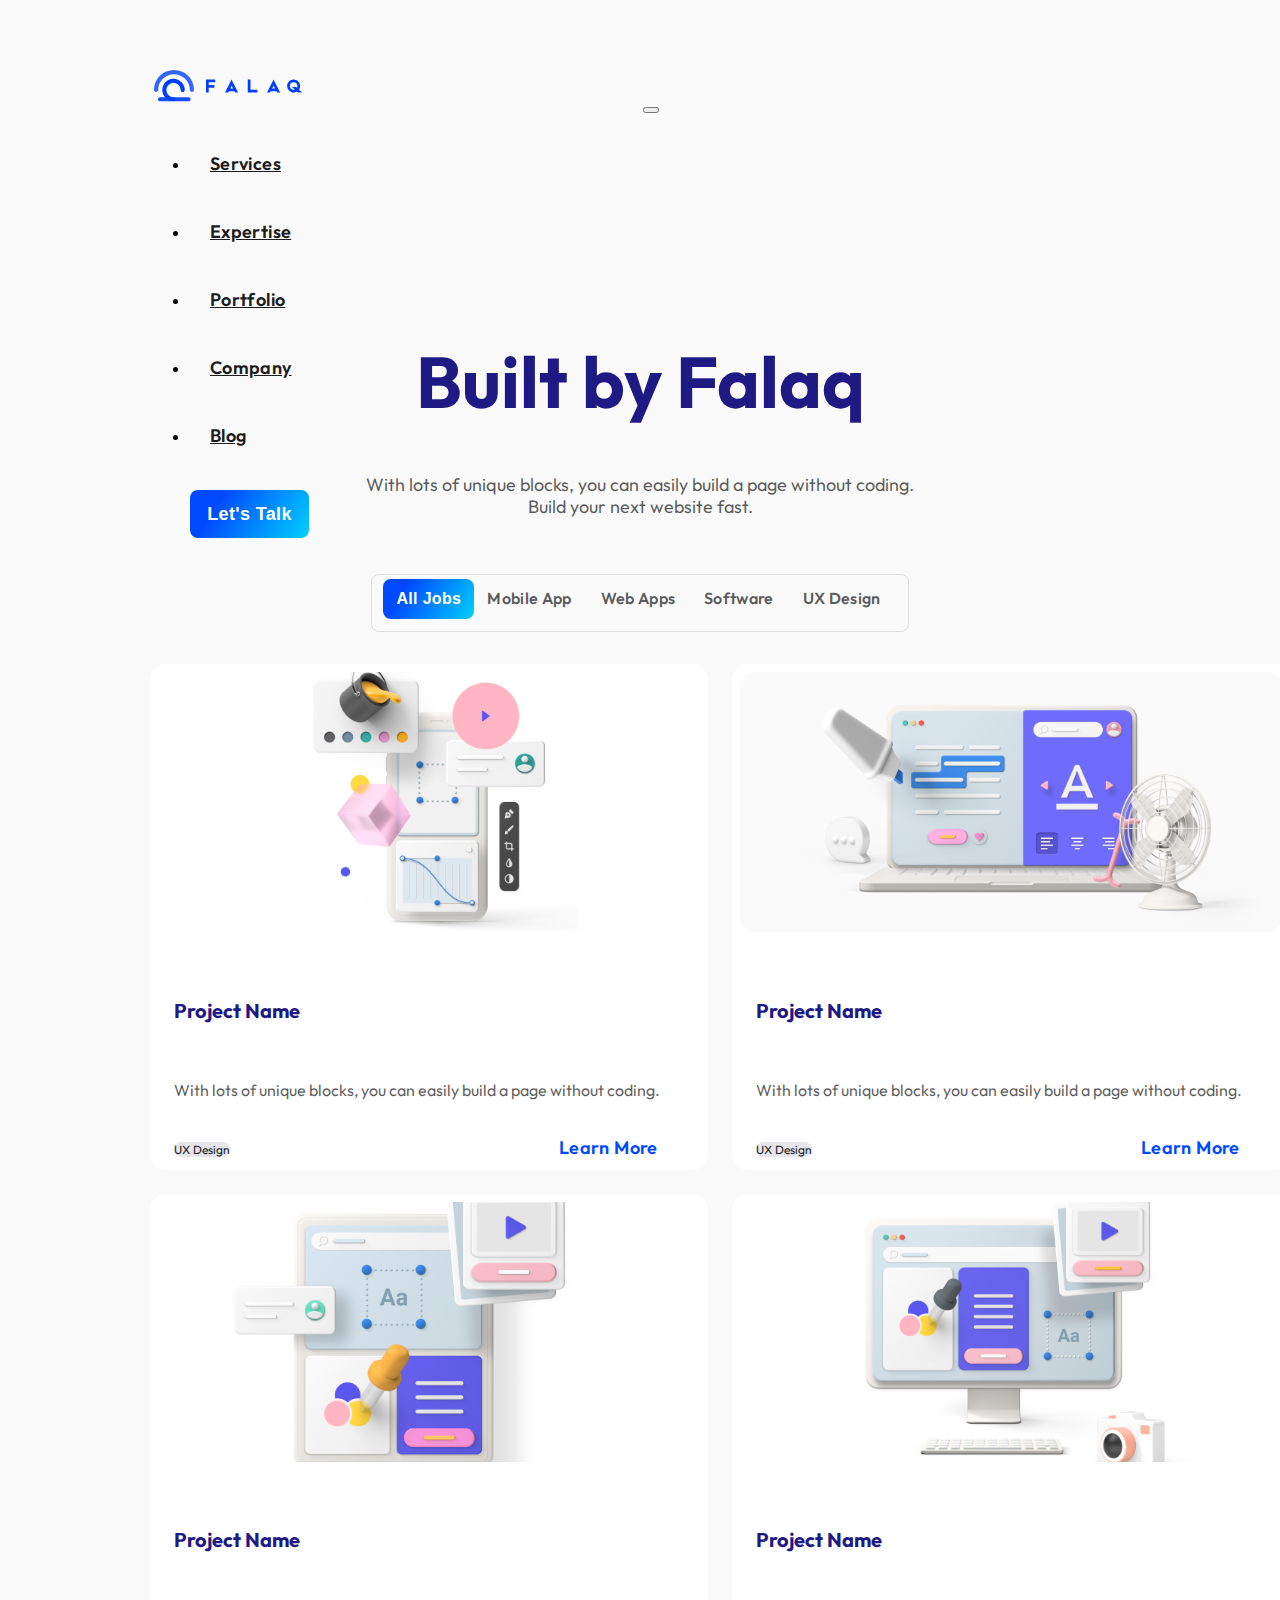
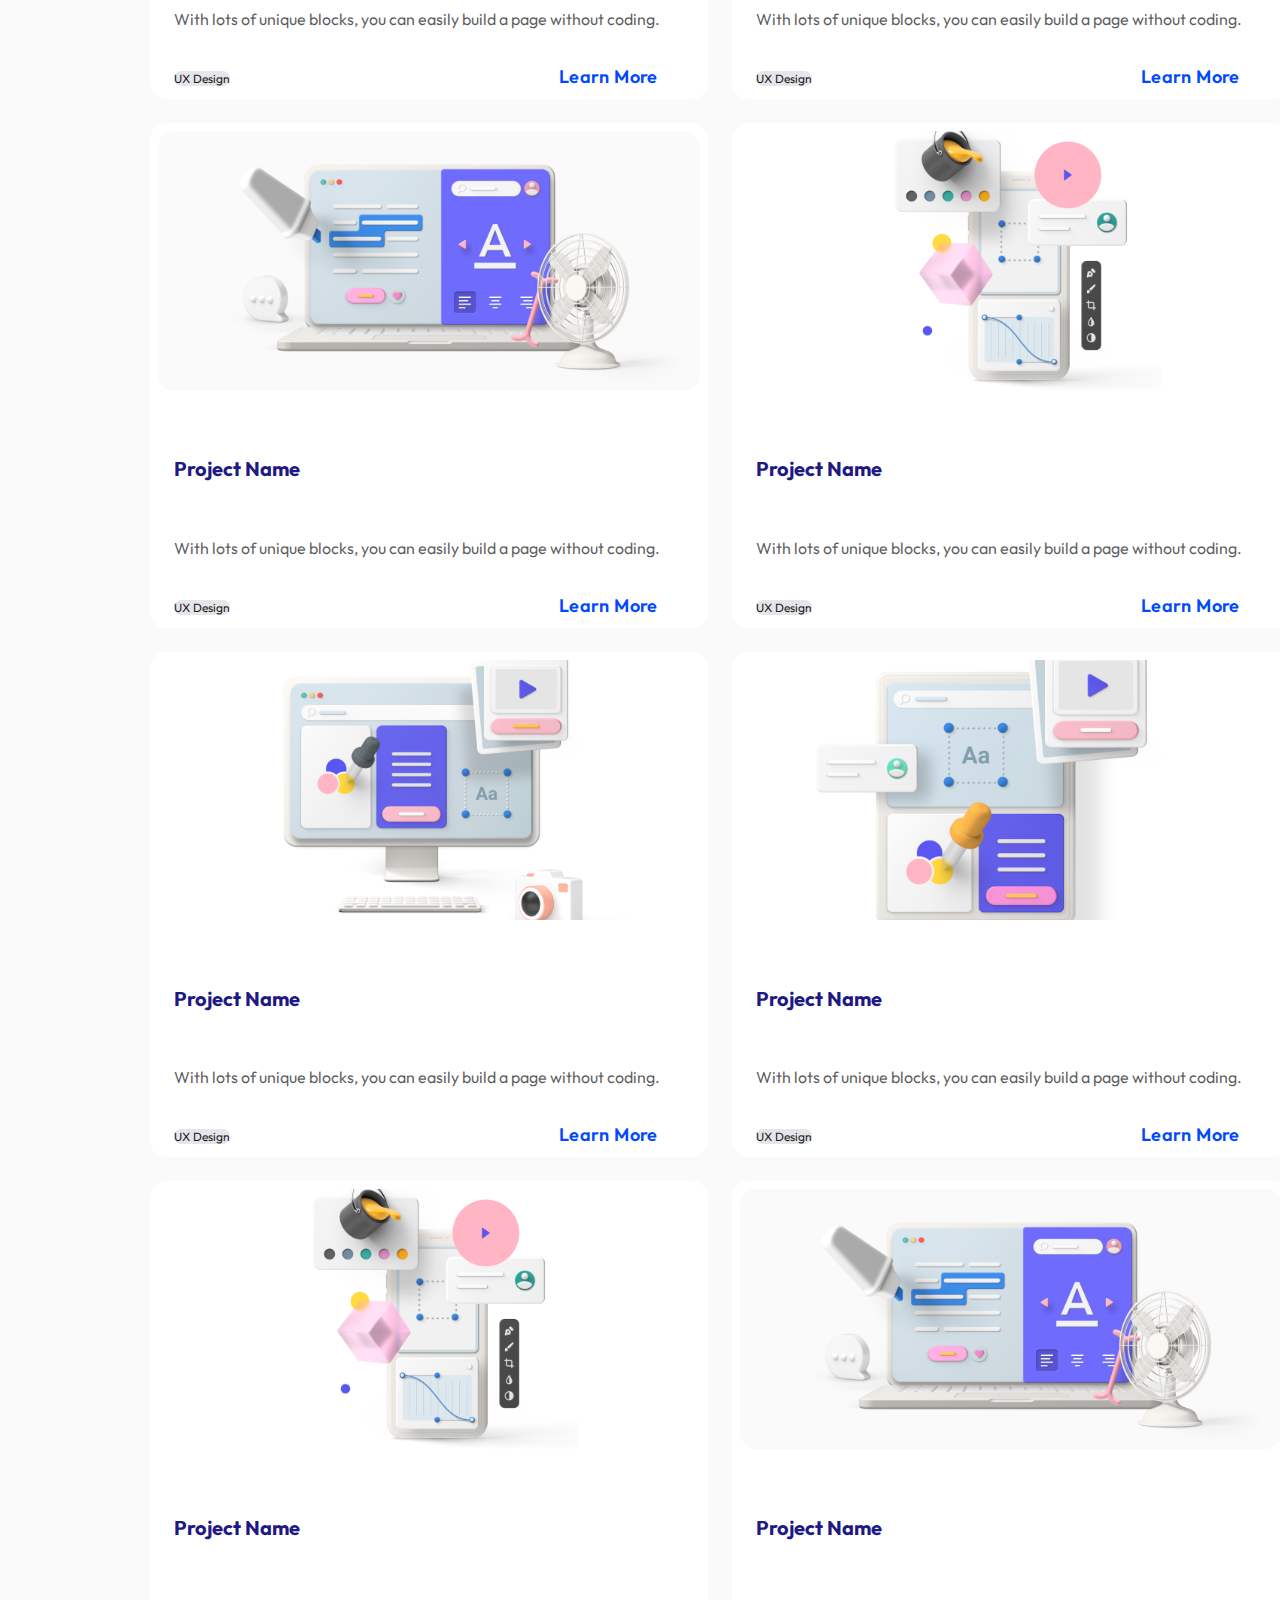
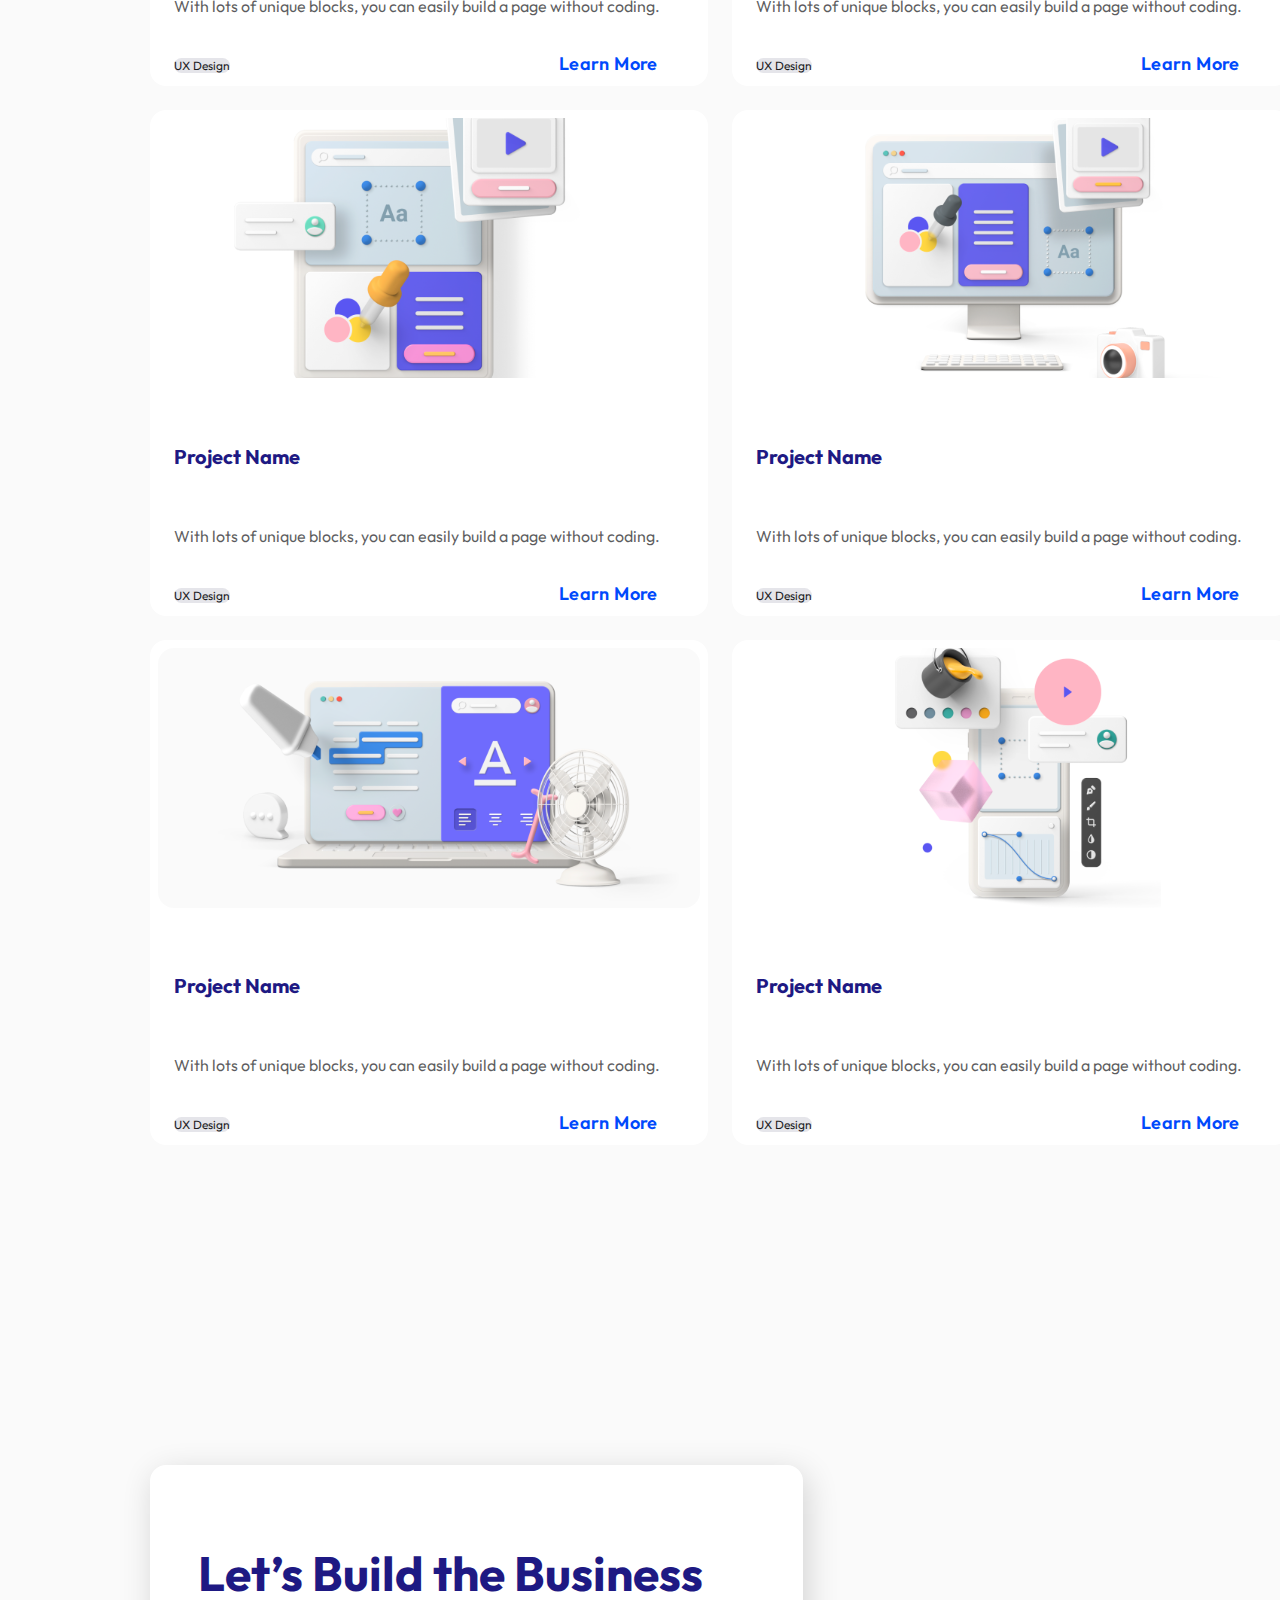
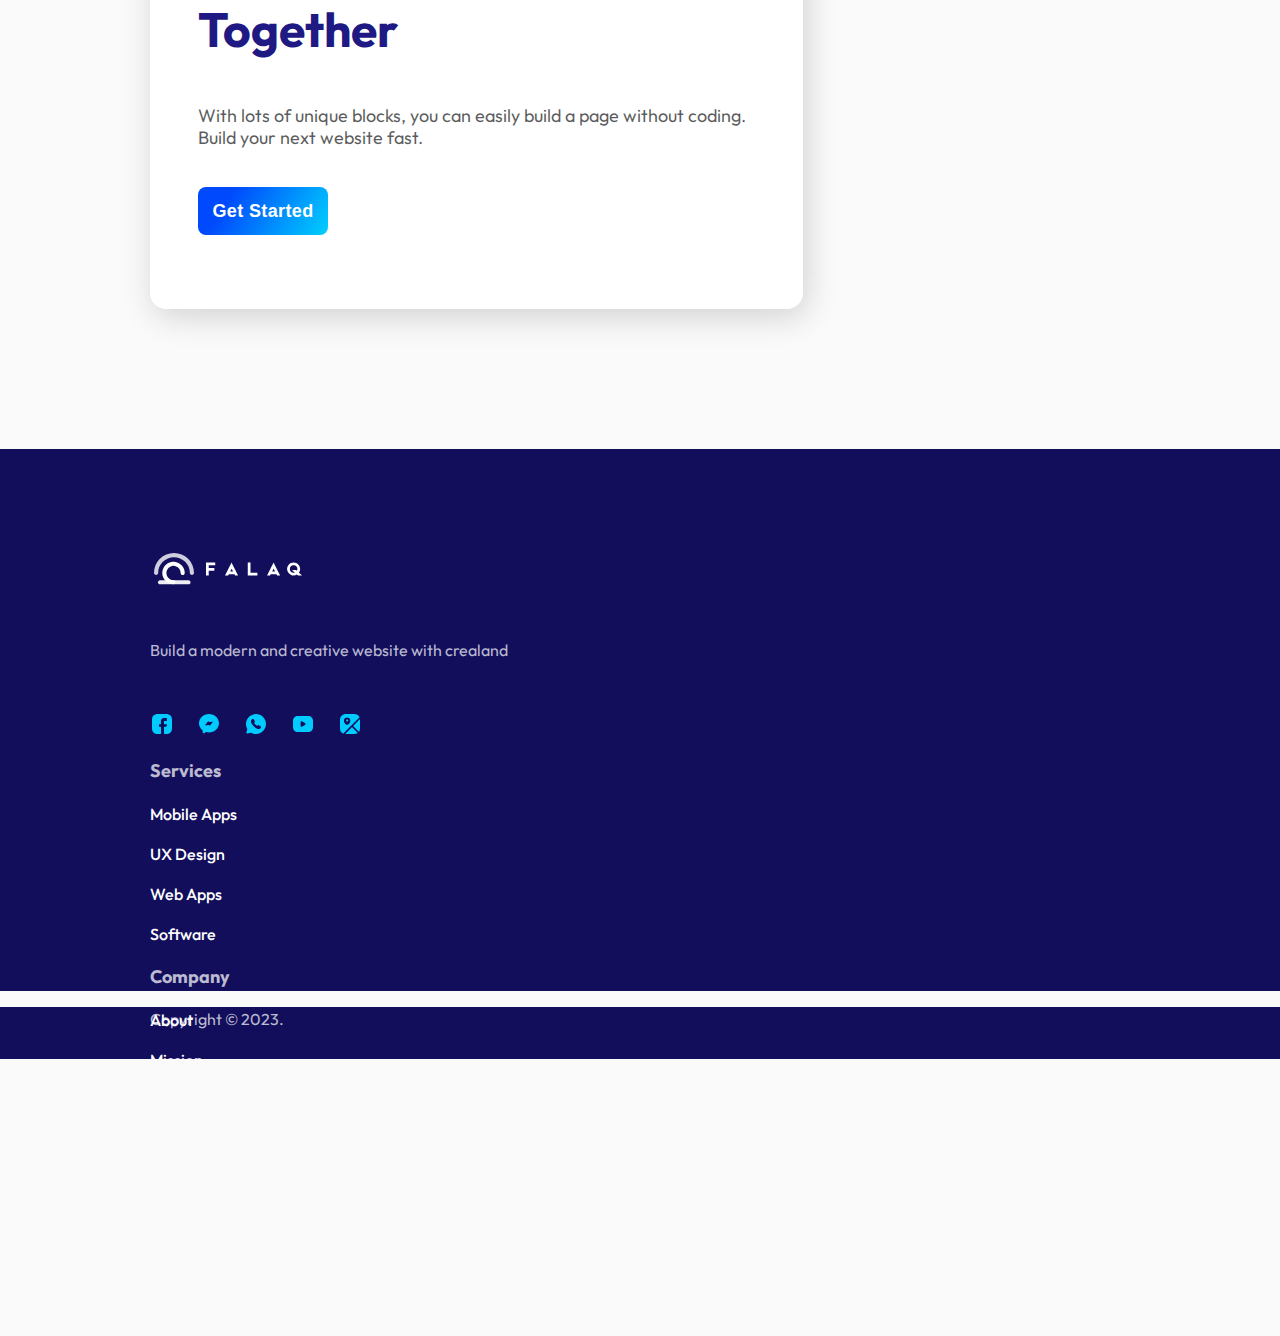
<file: portfolio.html>
<!DOCTYPE html>
<html lang="en">
<head>
    <meta charset="UTF-8">
    <meta name="viewport" content="width=device-width, initial-scale=1.0">
    <title>Falaq</title>
    <link rel="shortcut icon" href="images/favicon.svg" type="image/x-icon">
    <link href="https://cdn.jsdelivr.net/npm/bootstrap@5.3.0-alpha1/dist/css/bootstrap.min.css" rel="stylesheet" integrity="sha384-GLhlTQ8iRABdZLl6O3oVMWSktQOp6b7In1Zl3/Jr59b6EGGoI1aFkw7cmDA6j6gD" crossorigin="anonymous">
    <link rel="stylesheet" href="css/portfolio.css">
    <link rel="preconnect" href="https://fonts.googleapis.com">
    <link rel="preconnect" href="https://fonts.gstatic.com" crossorigin>
    <link href="https://fonts.googleapis.com/css2?family=Outfit:wght@100;200;300;400;500;600;700;800;900&display=swap" rel="stylesheet">
</head>
<body>
  <!-- Nav Bar -->
        <nav class="navbar navbar-expand-lg">
            <div class="navbar-container-fluid container-fluid">
              <a class="navbar-brand" href="index.html"><img class="logo" src="images/logo.svg" alt=""></a>
              <button class="navbar-toggler" type="button" data-bs-toggle="collapse" data-bs-target="#navbarSupportedContent" aria-controls="navbarSupportedContent" aria-expanded="false" aria-label="Toggle navigation">
                <span class="navbar-toggler-icon"></span>
              </button>
              <div class="navbar-collapse" id="navbarSupportedContent">
                <ul class="navbar-nav ml-auto">
                  <li class="nav-item">
                    <a class="nav-link" aria-current="page" href="services.html">Services</a>
                  </li>
                  <li class="nav-item">
                    <a class="nav-link" href="#">Expertise</a>
                  </li>
                  <li class="nav-item">
                    <a class="nav-link" href="portfolio.html">Portfolio</a>
                  </li>
                  <li class="nav-item">
                    <a class="nav-link" href="#">Company</a>
                  </li>
                  <li class="nav-item">
                    <a class="nav-link" href="#">Blog</a>
                  </li>
                  <a href="contact.html"><button class="nav-btn" type="submit">Let's Talk</button></a>
                </ul>
              </div>
            </div>
          </nav>
    <!-- Project Section -->
    <section class="project-section">
      <h1 class="project-section-title">Built by Falaq</h1>
      <p class="project-section-para">With lots of unique blocks, you can easily build a page without coding. Build your next website fast.</p>
      <div class="project-div">
        <button class="project-btn">All Jobs</button>
        <a>Mobile App</a>
        <a>Web Apps</a>
        <a>Software</a>
        <a>UX Design</a>
      </div>
      <div>
        <div class="project-details-row">
          <div class="project-details">
            <img src="images/project-section-image-1.svg" alt="">
            <h6>Project Name</h6>
            <p>With lots of unique blocks, you can easily build a page without coding.</p>
            <span class="badge">UX Design</span>
            <a class="learn-more" href="portfolio-details.html">Learn More</a>
          </div>
          <div class="project-details">
            <img src="images/project-section-image-2.svg" alt="">
            <h6>Project Name</h6>
            <p>With lots of unique blocks, you can easily build a page without coding.</p>
            <span class="badge">UX Design</span>
            <a class="learn-more" href="portfolio-details.html">Learn More</a>
          </div>
        </div>
        <div class="project-details-row">
          <div class="project-details">
            <img src="images/project-section-image-3.svg" alt="">
            <h6>Project Name</h6>
            <p>With lots of unique blocks, you can easily build a page without coding.</p>
            <span class="badge">UX Design</span>
            <a class="learn-more" href="portfolio-details.html">Learn More</a>
          </div>
          <div class="project-details">
            <img src="images/project-section-image-4.svg" alt="">
            <h6>Project Name</h6>
            <p>With lots of unique blocks, you can easily build a page without coding.</p>
            <span class="badge">UX Design</span>
            <a class="learn-more" href="portfolio-details.html">Learn More</a>
          </div>
        </div>
        <div class="project-details-row">
          <div class="project-details">
            <img src="images/project-section-image-5.svg" alt="">
            <h6>Project Name</h6>
            <p>With lots of unique blocks, you can easily build a page without coding.</p>
            <span class="badge">UX Design</span>
            <a class="learn-more" href="portfolio-details.html">Learn More</a>
          </div>
          <div class="project-details">
            <img src="images/project-section-image-6.svg" alt="">
            <h6>Project Name</h6>
            <p>With lots of unique blocks, you can easily build a page without coding.</p>
            <span class="badge">UX Design</span>
            <a class="learn-more" href="portfolio-details.html">Learn More</a>
          </div>
        </div>
        <div class="project-details-row">
          <div class="project-details">
            <img src="images/project-section-image-7.svg" alt="">
            <h6>Project Name</h6>
            <p>With lots of unique blocks, you can easily build a page without coding.</p>
            <span class="badge">UX Design</span>
            <a class="learn-more" href="portfolio-details.html">Learn More</a>
          </div>
          <div class="project-details">
            <img src="images/project-section-image-8.svg" alt="">
            <h6>Project Name</h6>
            <p>With lots of unique blocks, you can easily build a page without coding.</p>
            <span class="badge">UX Design</span>
            <a class="learn-more" href="portfolio-details.html">Learn More</a>
          </div>
        </div>
        <div class="project-details-row">
          <div class="project-details">
            <img src="images/project-section-image-9.svg" alt="">
            <h6>Project Name</h6>
            <p>With lots of unique blocks, you can easily build a page without coding.</p>
            <span class="badge">UX Design</span>
            <a class="learn-more" href="portfolio-details.html">Learn More</a>
          </div>
          <div class="project-details">
            <img src="images/project-section-image-10.svg" alt="">
            <h6>Project Name</h6>
            <p>With lots of unique blocks, you can easily build a page without coding.</p>
            <span class="badge">UX Design</span>
            <a class="learn-more" href="portfolio-details.html">Learn More</a>
          </div>
        </div>
        <div class="project-details-row">
          <div class="project-details">
            <img src="images/project-section-image-11.svg" alt="">
            <h6>Project Name</h6>
            <p>With lots of unique blocks, you can easily build a page without coding.</p>
            <span class="badge">UX Design</span>
            <a class="learn-more" href="portfolio-details.html">Learn More</a>
          </div>
          <div class="project-details">
            <img src="images/project-section-image-12.svg" alt="">
            <h6>Project Name</h6>
            <p>With lots of unique blocks, you can easily build a page without coding.</p>
            <span class="badge">UX Design</span>
            <a class="learn-more" href="portfolio-details.html">Learn More</a>
          </div>
        </div>
        <div class="project-details-row">
          <div class="project-details">
            <img src="images/project-section-image-13.svg" alt="">
            <h6>Project Name</h6>
            <p>With lots of unique blocks, you can easily build a page without coding.</p>
            <span class="badge">UX Design</span>
            <a class="learn-more" href="portfolio-details.html">Learn More</a>
          </div>
          <div class="project-details">
            <img src="images/project-section-image-14.svg" alt="">
            <h6>Project Name</h6>
            <p>With lots of unique blocks, you can easily build a page without coding.</p>
            <span class="badge">UX Design</span>
            <a class="learn-more" href="portfolio-details.html">Learn More</a>
          </div>
        </div>
      </div>
    </section>
      <!-- Message Section -->
    <section class="message-section">
      <div class="row">
        <div class="col-lg-6 col-md-12">
          
        </div>
        <div class="message-sec-img col-lg-6 col-md-12">
          <div class="message-section-info">
            <h1>Let’s Build the Business Together</h1>
            <p>With lots of unique blocks, you can easily build a page without coding. Build your next website fast.</p>
            <button class="message-sec-btn">Get Started</button>
          </div>
        </div>
      </div>
    </section>
      <!-- Footer -->
    </section>
    <footer>
      <div class="row">
        <div class="footer-description col-lg-3 col-md-6 col-sm-12">
          <img src="images/footer-logo.svg" alt="">
          <p>Build a modern and creative website with crealand</p>
          <a class="social-links" href=""><img src="images/facebook.svg" alt=""></a>
          <a class="social-links" href=""><img src="images/messenger.svg" alt=""></a>
          <a class="social-links" href=""><img src="images/whatsapp.svg" alt=""></a>
          <a class="social-links" href=""><img src="images/youtube.svg" alt=""></a>
          <a class="social-links" href=""><img src="images/map-1.svg" alt=""></a>
        </div>
        <div class="footer-links col-lg-3 col-md-6 col-sm-12">
          <p class="link-heading">Services</p>
          <p><a href="">Mobile Apps</a></p>
          <p><a href="">UX Design</a></p>
          <p><a href="">Web Apps</a></p>
          <p><a href="">Software</a></p>
        </div>
        <div class="footer-links col-lg-3 col-md-6 col-sm-12">
          <p class="link-heading">Company</p>
          <p><a href="">About</a></p>
          <p><a href="">Mission</a></p>
          <p><a href="">Careers</a></p>
        </div>
        <div class="footer-links col-lg-3 col-md-6 col-sm-12">
          <p class="link-heading">More</p>
          <p><a href="">Contact</a></p>
          <p><a href="">Locations</a></p>
          <p><a href="">Privacy Policy</a></p>
          <p><a href="">FAQ</a></p>
        </div>
      </div>
    </footer>
    <p class="copyright-text">Copyright © 2023.</p>
    <script src="https://cdn.jsdelivr.net/npm/bootstrap@5.3.0-alpha1/dist/js/bootstrap.bundle.min.js" integrity="sha384-w76AqPfDkMBDXo30jS1Sgez6pr3x5MlQ1ZAGC+nuZB+EYdgRZgiwxhTBTkF7CXvN" crossorigin="anonymous"></script>
</body>
</html>
</file>
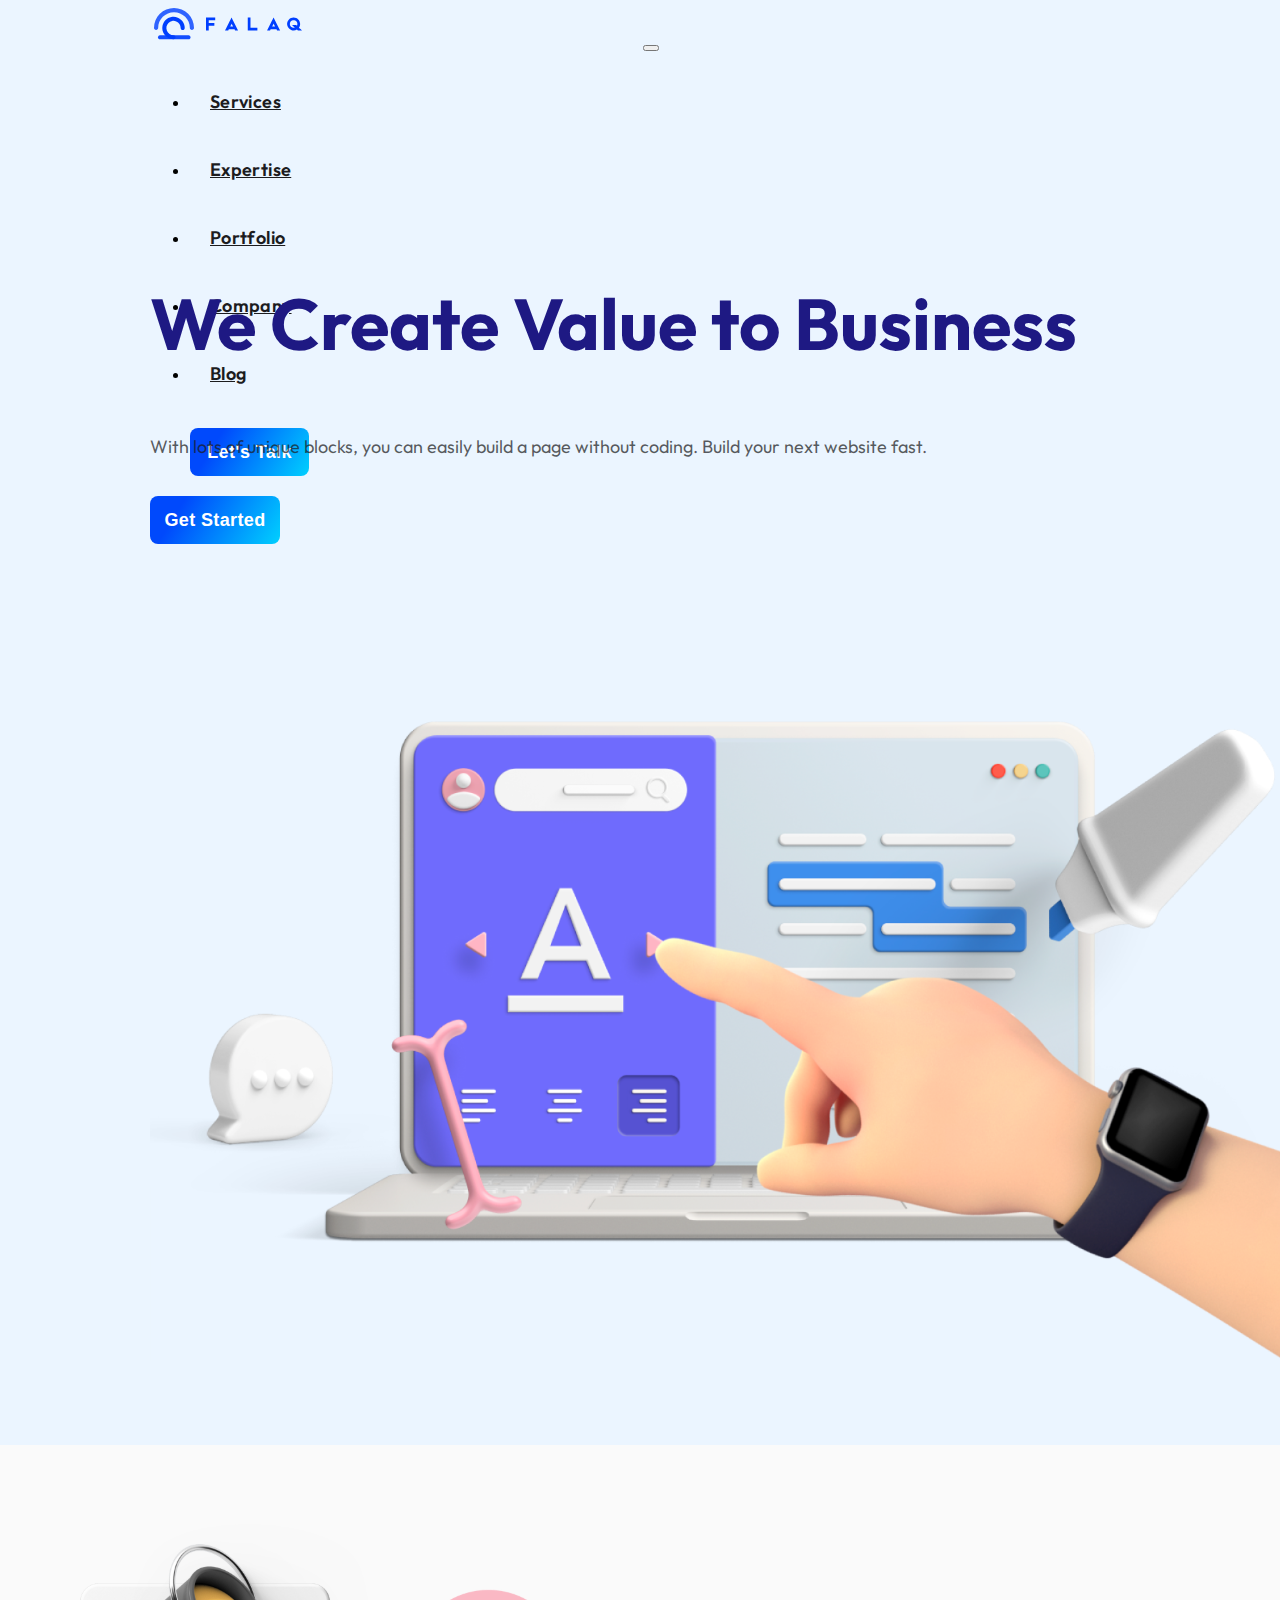
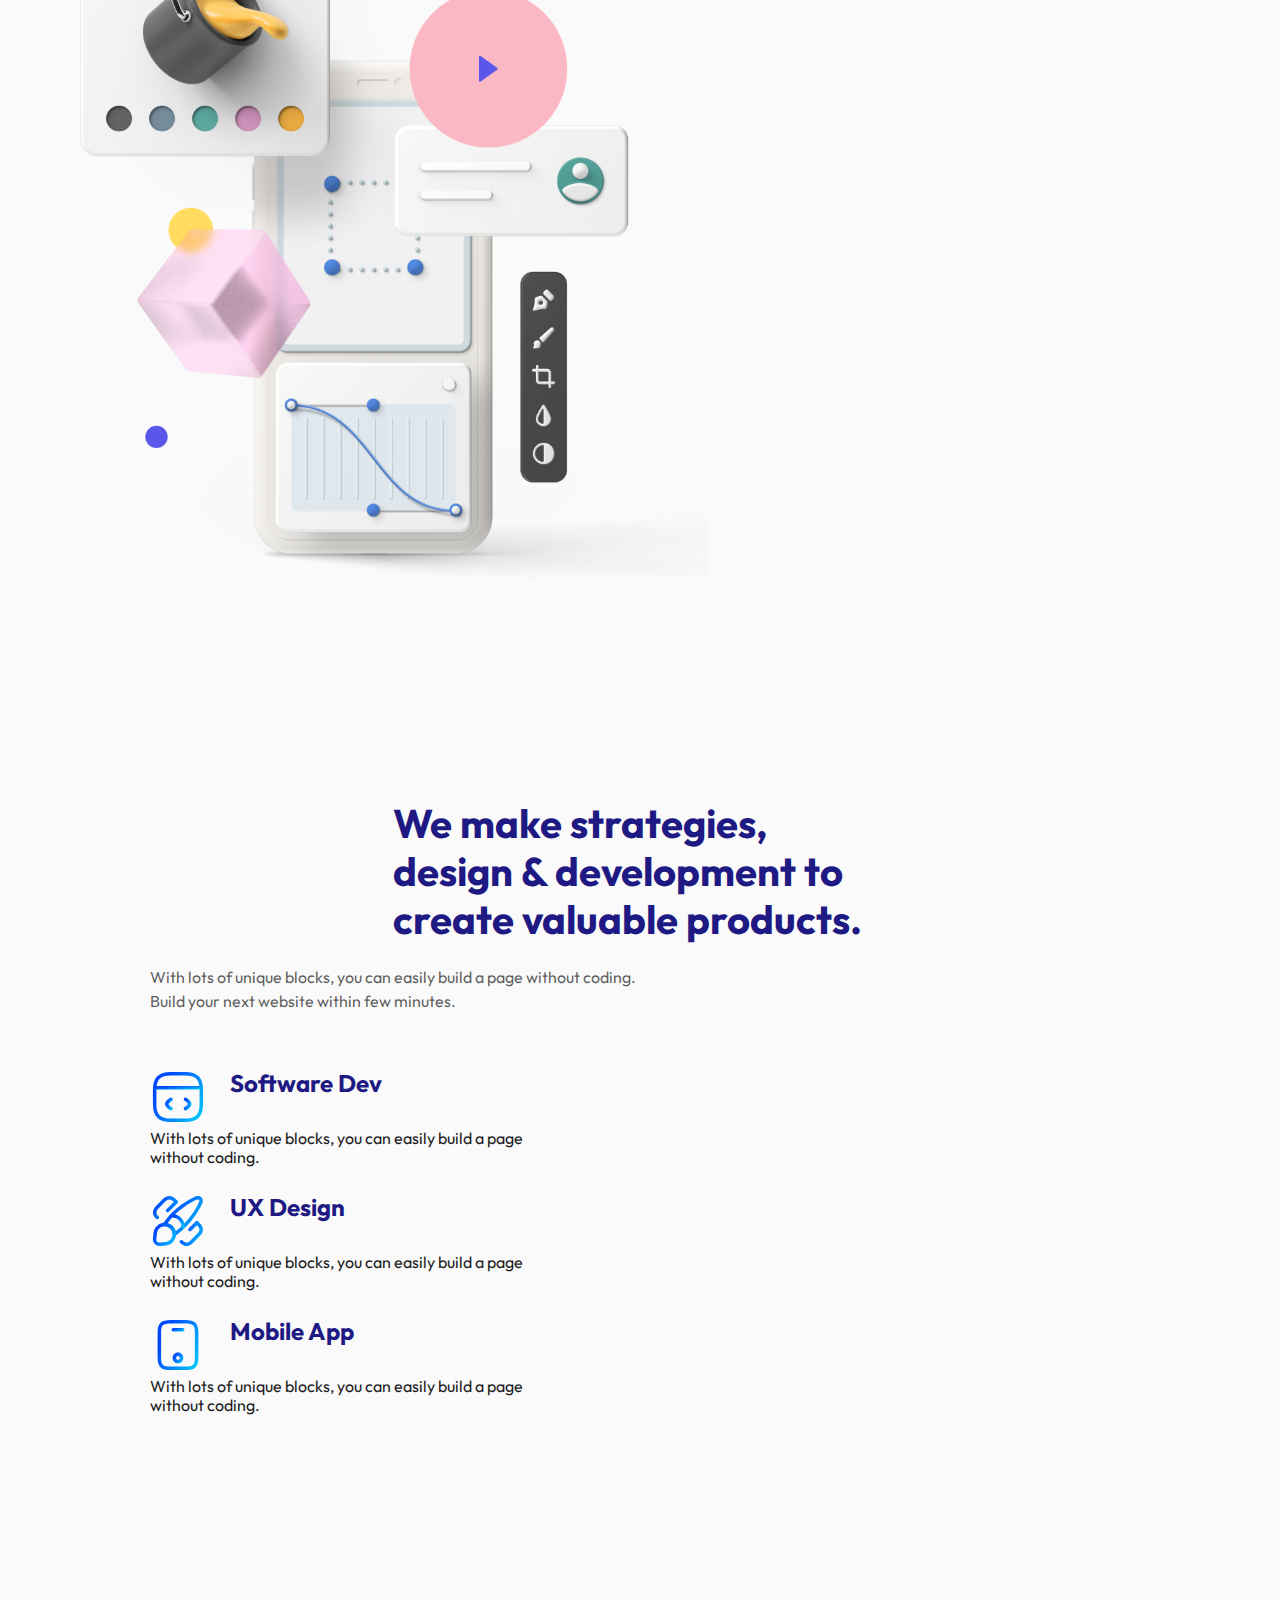
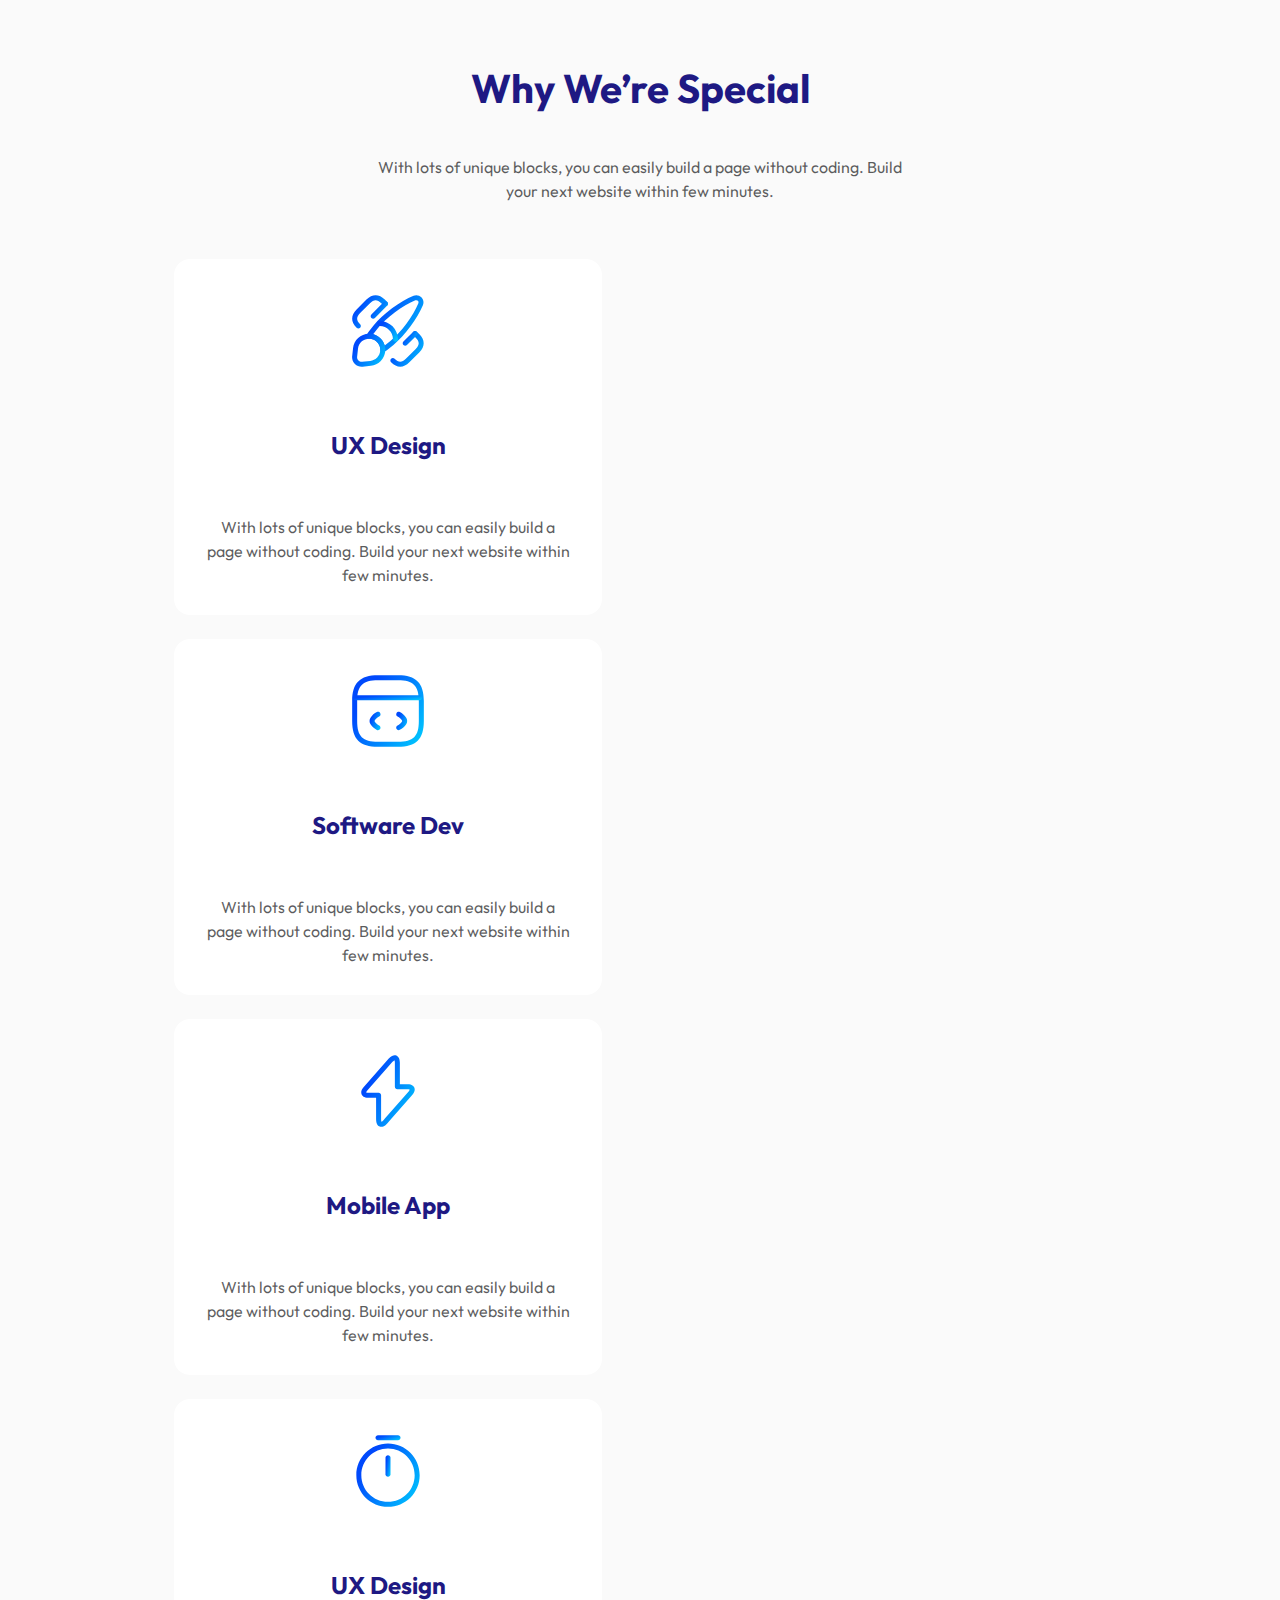
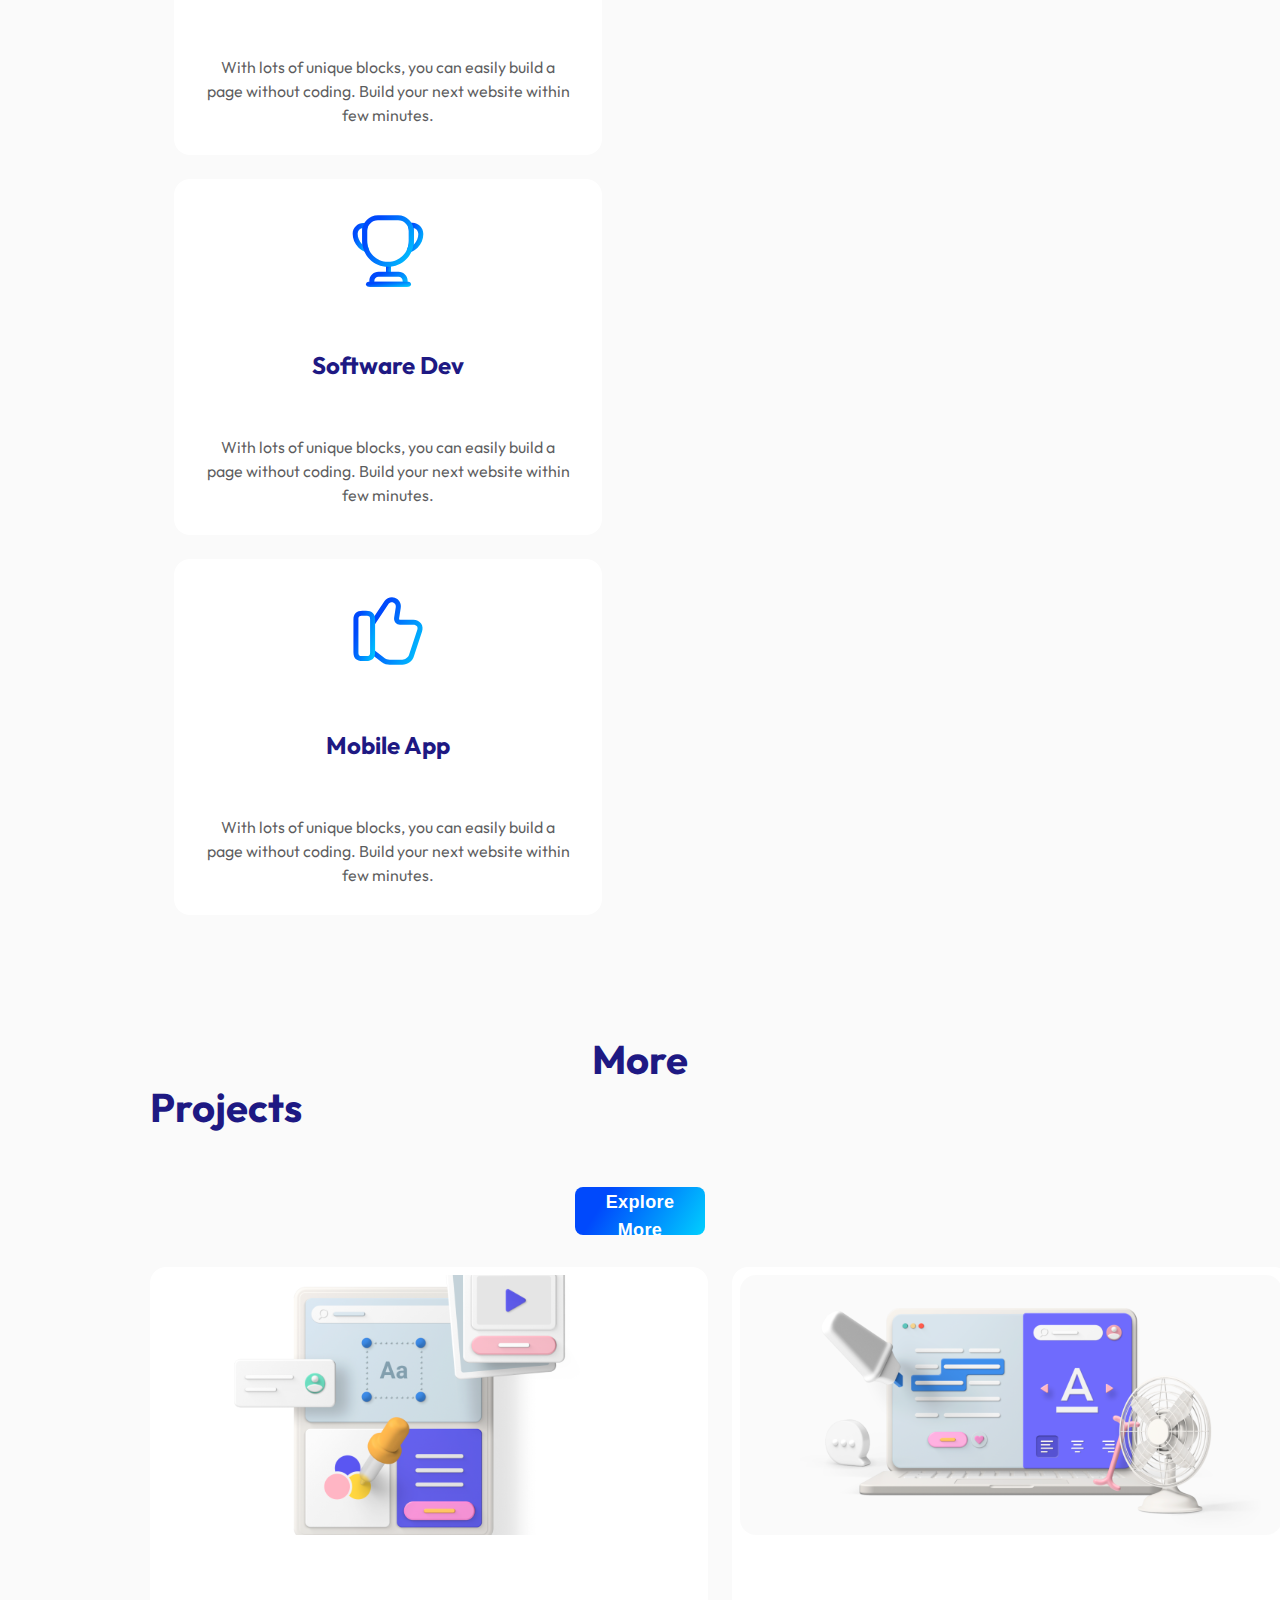
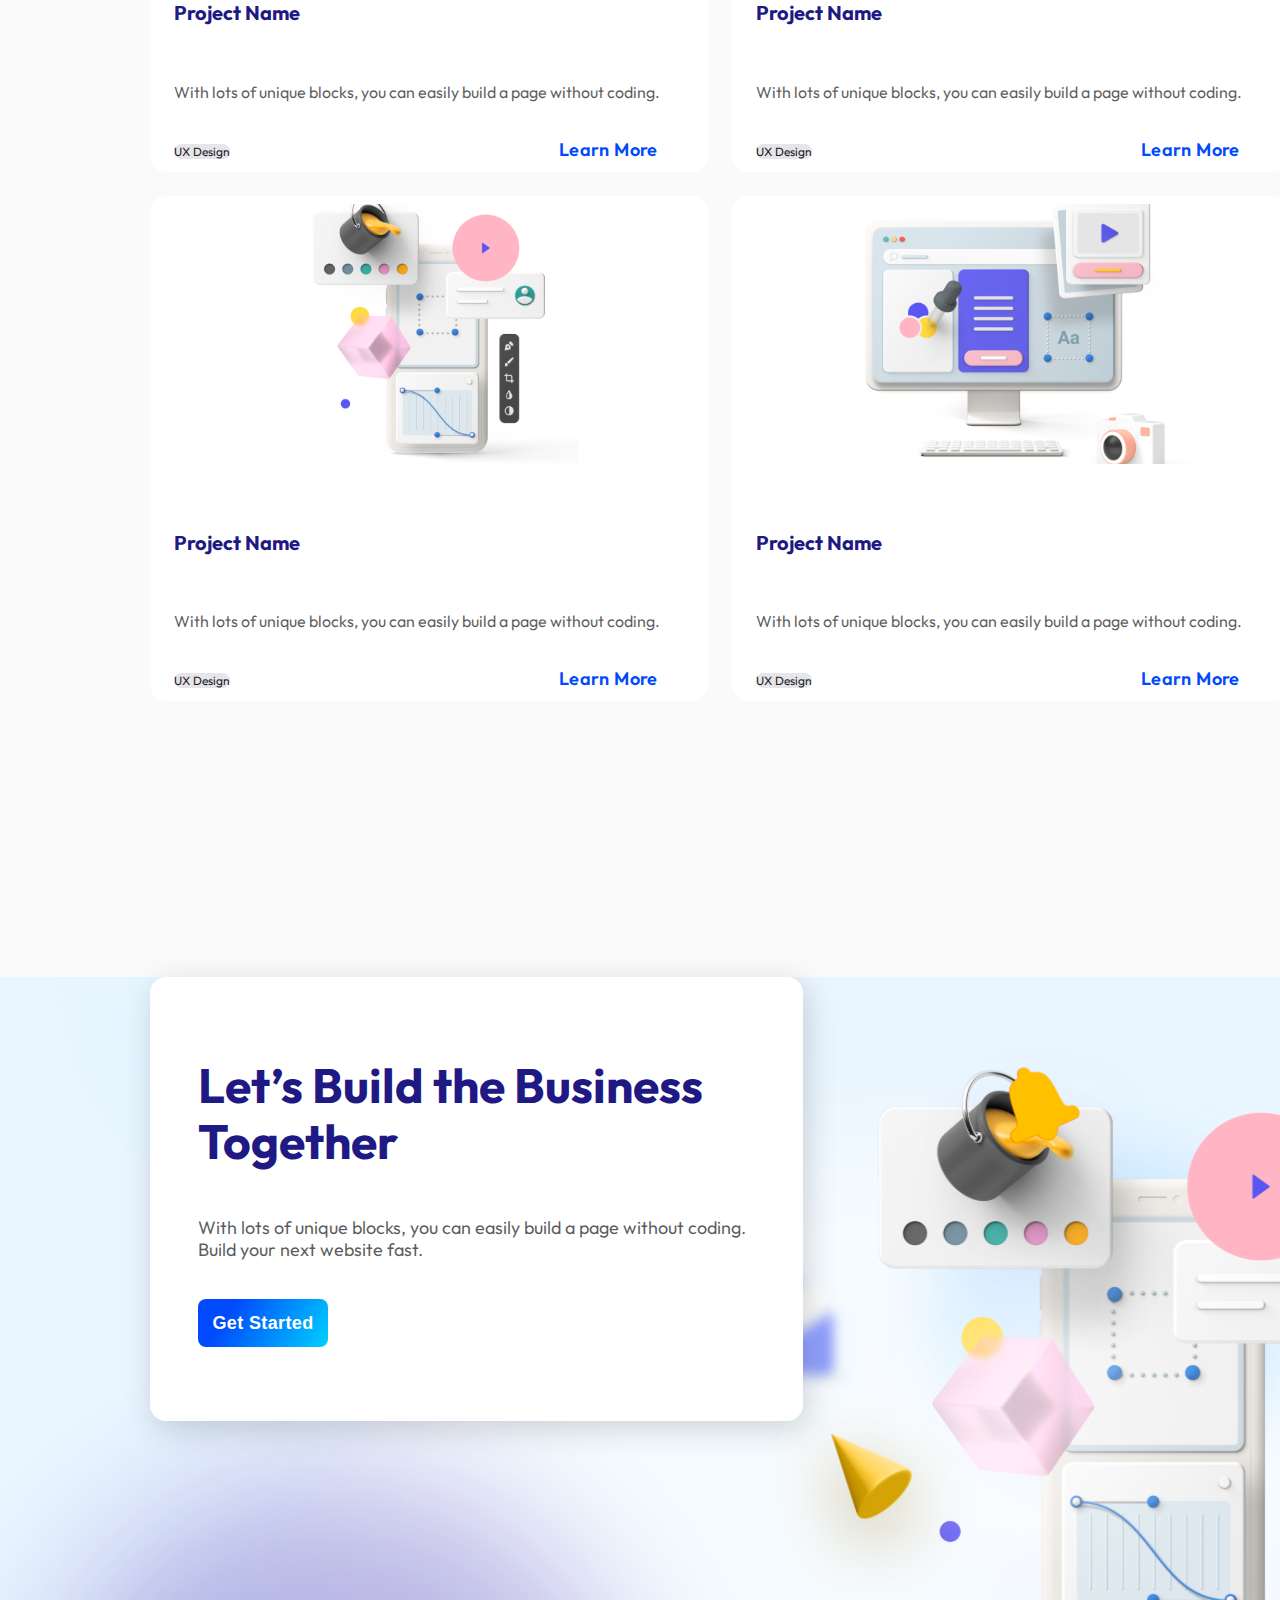
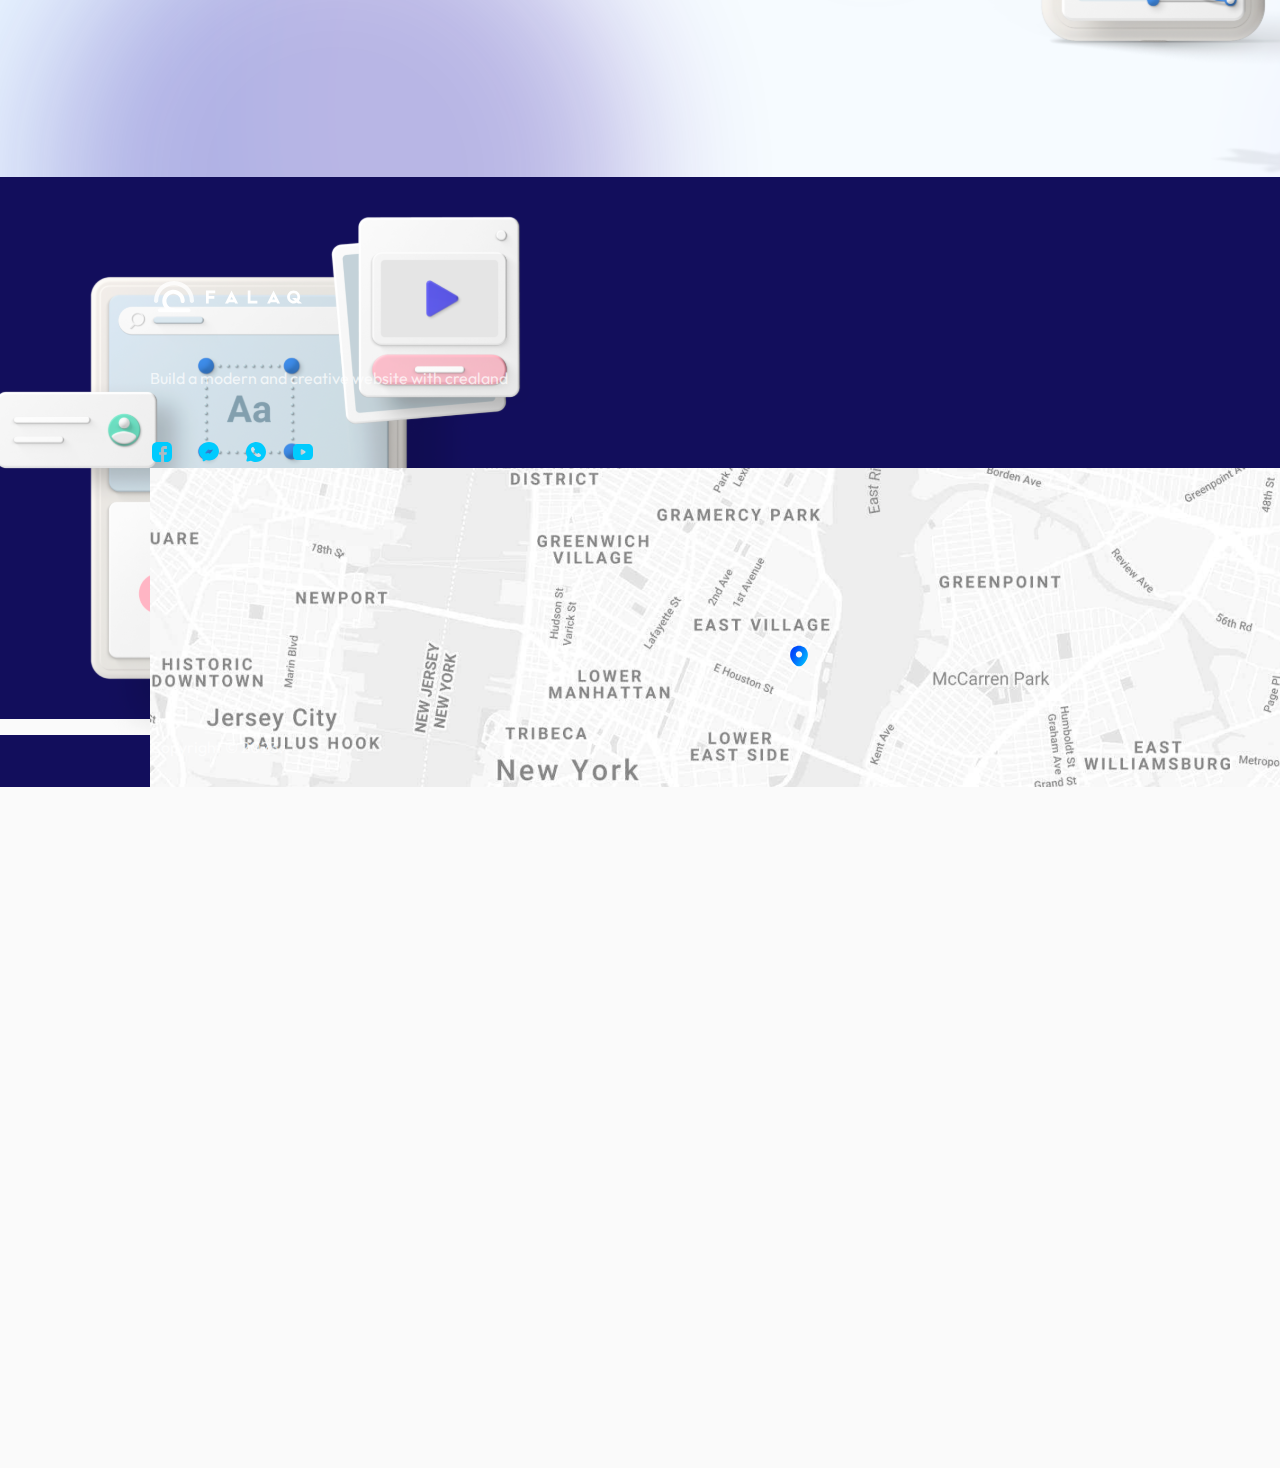
<file: services.html>
<!DOCTYPE html>
<html lang="en">
<head>
    <meta charset="UTF-8">
    <meta name="viewport" content="width=device-width, initial-scale=1.0">
    <title>Falaq</title>
    <link rel="shortcut icon" href="images/favicon.svg" type="image/x-icon">
    <link href="https://cdn.jsdelivr.net/npm/bootstrap@5.3.0-alpha1/dist/css/bootstrap.min.css" rel="stylesheet" integrity="sha384-GLhlTQ8iRABdZLl6O3oVMWSktQOp6b7In1Zl3/Jr59b6EGGoI1aFkw7cmDA6j6gD" crossorigin="anonymous">
    <link rel="stylesheet" href="css/style.css">
    <link rel="preconnect" href="https://fonts.googleapis.com">
    <link rel="preconnect" href="https://fonts.gstatic.com" crossorigin>
    <link href="https://fonts.googleapis.com/css2?family=Outfit:wght@100;200;300;400;500;600;700;800;900&display=swap" rel="stylesheet">
</head>
<body>
  <!-- Hero Section -->
    <section class="hero-section">
        <nav class="navbar navbar-expand-lg">
            <div class="navbar-container-fluid container-fluid">
              <a class="navbar-brand" href="index.html"><img class="logo" src="images/logo.svg" alt=""></a>
              <button class="navbar-toggler" type="button" data-bs-toggle="collapse" data-bs-target="#navbarSupportedContent" aria-controls="navbarSupportedContent" aria-expanded="false" aria-label="Toggle navigation">
                <span class="navbar-toggler-icon"></span>
              </button>
              <div class="navbar-collapse" id="navbarSupportedContent">
                <ul class="navbar-nav ml-auto"> 
                  <li class="nav-item">
                    <a class="nav-link" aria-current="page" href="services.html">Services</a>
                  </li>
                  <li class="nav-item">
                    <a class="nav-link" href="#">Expertise</a>
                  </li>
                  <li class="nav-item">
                    <a class="nav-link" href="portfolio.html">Portfolio</a>
                  </li>
                  <li class="nav-item">
                    <a class="nav-link" href="#">Company</a>
                  </li>
                  <li class="nav-item">
                    <a class="nav-link" href="#">Blog</a>
                  </li>
                  <a href="contact.html"><button class="nav-btn" type="submit">Let's Talk</button></a>
                </ul>
              </div>
            </div>
          </nav>
          <div class="row">
            <div class="hero-div-one col-lg-6 col-md-12 col-sm-12">
                <h1 class="hero-lg-text">We Create Value to Business</h1>
                <p class="hero-sm-text">With lots of unique blocks, you can easily build a page without coding. Build your next website fast.</p>
                <button class="hero-btn" type="submit">Get Started</button>
            </div>
            <div class="parent col-lg-6 col-md-12 col-sm-12">
                <img class="hero-img" src="images/Rectangle 89.svg" width="125%" alt="">
            </div>
          </div>
    </section>
    <!-- Why Us Section -->
    <section class="why-us-section-for-services">
        <div class="row">
          <div class="col-lg-6 col-md-12">
            <img src="images/image-1.svg" alt="">
          </div>
          <div class="why-us-detail col-lg-6 col-md-12">
            <h1 style="height: 150px;">We make strategies, design & development to create valuable products.</h1>
            <p class="why-us-detail-intro">With lots of unique blocks, you can easily build a page without coding. Build your next website within few minutes.</p>
            <div>
              <div class="why-sec-heads">
                <img class="code-img" src="images/code.svg" alt="">
                <h4>Software Dev</h4>
                <p>With lots of unique blocks, you can easily build a page without coding. </p>
              </div>
              <div class="why-sec-heads">
                <img class="design-tool-img" src="images/design-tool.svg" alt="">
                <h4>UX Design</h4>
                <p>With lots of unique blocks, you can easily build a page without coding. </p>
              </div>
              <div class="why-sec-heads">
                <img class="mobile-img" src="images/mobile.svg" alt="">
                <h4>Mobile App</h4>
                <p>With lots of unique blocks, you can easily build a page without coding. </p>
              </div>
            </div>
          </div>
        </div>
      </section>
    <!-- Services Section -->
    <section class="service-section" style="padding-top: 0px;">
      <h1>Why We’re Special</h1>
      <p class="service-sec-detail">With lots of unique blocks, you can easily build a page without coding. Build your next website within few minutes.</p>
      <div class="row service-detail">
        <div class="service-1 col-lg-4 col-md-12">
          <img src="images/design-tool.svg" alt="">
          <h3>UX Design</h3>
          <p>With lots of unique blocks, you can easily build a page without coding. Build your next website within few minutes.</p>
        </div>
        <div class="service-2 col-lg-4 col-md-12">
          <img src="images/code.svg" alt="">
          <h3>Software Dev</h3>
          <p>With lots of unique blocks, you can easily build a page without coding. Build your next website within few minutes.</p>
        </div>
        <div class="service-3 col-lg-4 col-md-12">
          <img src="images/flash.svg" alt="">
          <h3>Mobile App</h3>
          <p>With lots of unique blocks, you can easily build a page without coding. Build your next website within few minutes.</p>
        </div>
      </div>
      <div class="row service-detail">
        <div class="service-1 col-lg-4 col-md-12">
          <img src="images/timer.svg" alt="">
          <h3>UX Design</h3>
          <p>With lots of unique blocks, you can easily build a page without coding. Build your next website within few minutes.</p>
        </div>
        <div class="service-2 col-lg-4 col-md-12">
          <img src="images/cup.svg" alt="">
          <h3>Software Dev</h3>
          <p>With lots of unique blocks, you can easily build a page without coding. Build your next website within few minutes.</p>
        </div>
        <div class="service-3 col-lg-4 col-md-12">
          <img src="images/like.svg" alt="">
          <h3>Mobile App</h3>
          <p>With lots of unique blocks, you can easily build a page without coding. Build your next website within few minutes.</p>
        </div>
      </div>
    </section>
    <!-- Project Section -->
    <section class="project-section more-project-section">
        <span class="more-projects">More Projects</span>
        <a href="portfolio.html"><button class="explore-more-btn">Explore More</button></a>
      <div>
        <div class="project-details-row">
          <div class="project-details">
            <img src="images/project-section-image-3.svg" alt="">
            <h6>Project Name</h6>
            <p>With lots of unique blocks, you can easily build a page without coding.</p>
            <span class="badge">UX Design</span>
            <a class="learn-more" href="portfolio-details.html">Learn More</a>
          </div>
          <div class="project-details">
            <img src="images/project-section-image-2.svg" alt="">
            <h6>Project Name</h6>
            <p>With lots of unique blocks, you can easily build a page without coding.</p>
            <span class="badge">UX Design</span>
            <a class="learn-more" href="portfolio-details.html">Learn More</a>
          </div>
        </div>
        <div class="project-details-row">
          <div class="project-details">
            <img src="images/project-section-image-1.svg" alt="">
            <h6>Project Name</h6>
            <p>With lots of unique blocks, you can easily build a page without coding.</p>
            <span class="badge">UX Design</span>
            <a class="learn-more" href="portfolio-details.html">Learn More</a>
          </div>
          <div class="project-details">
            <img src="images/project-section-image-4.svg" alt="">
            <h6>Project Name</h6>
            <p>With lots of unique blocks, you can easily build a page without coding.</p>
            <span class="badge">UX Design</span>
            <a class="learn-more" href="portfolio-details.html">Learn More</a>
          </div>
        </div>
      </div>
    </section>
    <!-- Message Section -->
    <section class="message-section-for-services">
      <div class="row">
        <div class="col-lg-6 col-md-12">
          <div class="message-section-info">
            <h1>Let’s Build the Business Together</h1>
            <p>With lots of unique blocks, you can easily build a page without coding. Build your next website fast.</p>
            <button class="message-sec-btn">Get Started</button>
          </div>
        </div>
        <div class="message-sec-img col-lg-6 col-md-12">
          <img src="images/message-sec-img.svg" alt="">
        </div>
      </div>
    </section>
    <!-- Footer -->
    <footer>
      <div class="row">
        <div class="footer-description col-lg-3 col-md-6 col-sm-12">
          <img src="images/footer-logo.svg" alt="">
          <p>Build a modern and creative website with crealand</p>
          <a class="social-links" href=""><img src="images/facebook.svg" alt=""></a>
          <a class="social-links" href=""><img src="images/messenger.svg" alt=""></a>
          <a class="social-links" href=""><img src="images/whatsapp.svg" alt=""></a>
          <a class="social-links" href=""><img src="images/youtube.svg" alt=""></a>
          <a class="social-links" href=""><img src="images/map.svg" alt=""></a>
        </div>
        <div class="footer-links col-lg-3 col-md-6 col-sm-12">
          <p class="link-heading">Services</p>
          <p><a href="">Mobile Apps</a></p>
          <p><a href="">UX Design</a></p>
          <p><a href="">Web Apps</a></p>
          <p><a href="">Software</a></p>
        </div>
        <div class="footer-links col-lg-3 col-md-6 col-sm-12">
          <p class="link-heading">Company</p>
          <p><a href="">About</a></p>
          <p><a href="">Mission</a></p>
          <p><a href="">Careers</a></p>
        </div>
        <div class="footer-links col-lg-3 col-md-6 col-sm-12">
          <p class="link-heading">More</p>
          <p><a href="">Contact</a></p>
          <p><a href="">Locations</a></p>
          <p><a href="">Privacy Policy</a></p>
          <p><a href="">FAQ</a></p>
        </div>
      </div>
    </footer>
    <p class="copyright-text">Copyright © 2023.</p>
    <script src="https://cdn.jsdelivr.net/npm/bootstrap@5.3.0-alpha1/dist/js/bootstrap.bundle.min.js" integrity="sha384-w76AqPfDkMBDXo30jS1Sgez6pr3x5MlQ1ZAGC+nuZB+EYdgRZgiwxhTBTkF7CXvN" crossorigin="anonymous"></script>
</body>
</html>
</file>
<file: css/style.css>
html, body{
    font-family: 'Outfit', sans-serif;
    background-color: #FAFAFA;
    overflow-x: hidden;
    margin:0px;
    padding:0px;
}
/* Hero Section */
.hero-section{
    background-color: #EBF5FF;
    padding: 0 150px 80px;
}
/* Nav Bar */
.navbar{
    height: 112px;
    padding-top: 0px;
}
.navbar-container-fluid{
    padding-left: 0;
}
.logo{
    padding-right: 330px;
}
.nav-item{
    padding: 20px;
}
.nav-link{
    font-style: normal;
    font-weight: 600;
    font-size: 18px;
    line-height: 28px;
    letter-spacing: 0.02em;
    color: #1C1C1E;
}
.nav-btn{
    padding: 0px;
    width: 119px;
    height: 48px;
    background: linear-gradient(121.86deg, #0049FC 23.04%, #00CBFE 97.21%);
    border-radius: 8px;
    color: #FFFFFF;
    font-weight: 600;
    font-size: 18px;
    line-height: 28px;
    letter-spacing: 0.02em;
    margin-top: 20px;
    border: none;
}
.hero-lg-text{
    color: #1E1983;
    font-weight: 700;
    font-size: 72px;
    line-height: 88px;
}
.hero-sm-text{
    columns: rgba(28, 28, 30, 0.72);
    font-weight: 400;
    font-size: 18px;
    line-height: 22px;
    padding-top: 20px;
    color: rgba(28, 28, 30, 0.72);
}
.hero-div-one{
    padding-top: 120px;
}
.hero-btn{
    padding: 0px;
    width: 130px;
    height: 48px;
    background: linear-gradient(121.86deg, #0049FC 23.04%, #00CBFE 97.21%);
    border-radius: 8px;
    color: #FFFFFF;
    font-weight: 600;
    font-size: 18px;
    line-height: 28px;
    letter-spacing: 0.02em;
    margin-top: 20px;
    border: none;
}
.parent {
    position: relative;
    top: 0;
    left: 0;
  }
  .hero-img {
    position: relative;
  }
  .thumbs-up {
    position: absolute;
    top: 258px;
    left: 360px;
  }

  /* Sponsor Section */
  .sponsor-section{
    width: 1140px;
    height: 236px;
    background-color: #fff;
    box-shadow: 4px 8px 32px rgba(0, 0, 0, 0.16);
    border-radius: 16px;
    margin: auto;
    margin-top: -100px;
  }
  .sponsor-text{
    height: 28px;
    font-style: normal;
    font-weight: 700;
    font-size: 24px;
    line-height: 28px;
    text-align: center;
    color: #120E5C;
    padding-top: 32px;
  }
  .sponsor-logo{
    text-align: center;
    padding: 52px 32px;
  }
.carousel-indicators button {
    border-radius: 8px;
}


/* Project Section */
.project-section{
    text-align: center;
    padding: 96px 150px;
}
.project-section-title{
    width: 558px;
    height: 48px;
    margin: auto;
    font-weight: 700;
    font-size: 40px;
    line-height: 48px;
    color: #1E1983;
}
.project-section-para{
    font-weight: 400;
    font-size: 16px;
    line-height: 24px;
    color: rgba(28, 28, 30, 0.72);
    padding-bottom: 56px;
}
.project-odd{
    background-color: #fff;
    border-radius: 16px;
    margin: 32px 0;
}
.project-even{
    background-color: #fff;
    border-radius: 16px;
    margin: 32px 0;
}
.project-odd-des{
    text-align: left;
    padding: 40px 56px 0 110px;
}
.project-even-des{
    text-align: left;
    padding: 40px 56px;
}
.project-odd-des h1{
    font-weight: 700;
    font-size: 40px;
    line-height: 48px;
    color: #1E1983;
}
.project-even-des h1{
    font-weight: 700;
    font-size: 40px;
    line-height: 48px;
    color: #1E1983;
}
.project-odd-des h6{
    font-weight: 500;
    font-size: 20px;
    line-height: 24px;
    color: rgba(28, 28, 30, 0.72);
    padding-top: 16px;
}
.project-even-des h6{
    font-weight: 500;
    font-size: 20px;
    line-height: 24px;
    color: rgba(28, 28, 30, 0.72);
    padding-top: 16px;
}
.badge{
    background: #E5E5EA;
    border-radius: 16px;
    font-weight: 400;
    font-size: 12px;
    line-height: 18px;
    color: #1C1C1E;
    margin: 24px 0;
}
.project-odd-des p{
    font-weight: 400;
    font-size: 16px;
    line-height: 24px;
    color: #1C1C1E;
}
.project-even-des p{
    font-weight: 400;
    font-size: 16px;
    line-height: 24px;
    color: #1C1C1E;
}
.project-odd-des button{
    width: 137px;
    height: 48px;
    border: 1px solid rgba(0, 73, 252, 0.64);
    border-radius: 8px;
    font-weight: 600;
    font-size: 18px;
    line-height: 28px;
    letter-spacing: 0.02em;
    color: #0049FC;
    margin-top: 32px;
}
.project-even-des button{
    width: 137px;
    height: 48px;
    border: 1px solid rgba(0, 73, 252, 0.64);
    border-radius: 8px;
    font-weight: 600;
    font-size: 18px;
    line-height: 28px;
    letter-spacing: 0.02em;
    color: #0049FC;
    margin-top: 32px;
}
.project-odd-img{
    width: 640px;
    height: 640px;
}
.project-even-img{
    width: 100%;
    height: 640px;
}
.explore-btn{
    width: 137px;
    height: 48px;
    border: 1px solid rgba(0, 73, 252, 0.64);
    border-radius: 8px;
    font-weight: 600;
    font-size: 18px;
    line-height: 28px;
    letter-spacing: 0.02em;
    color: #0049FC;
    margin-top: 32px;
    background-color: #ffffff;
}

/* Count Section */
.count-section-bg{
    position: relative;
    background: linear-gradient(180deg, #E9F0FB 14.07%, rgba(255, 255, 255, 0) 100%);
    padding-top: 100px;
}
.count-section{
    background-color: #120E5C;
    margin: 0 150px;
    height: 396px;
    box-shadow: 4px 8px 32px rgba(0, 0, 0, 0.16);
    border-radius: 16px;
}
.count-section h1{
    font-weight: 700;
    font-size: 48px;
    line-height: 56px;
    color: #DFF7FE;
}
.count-section p{
    font-weight: 400;
    font-size: 18px;
    line-height: 22px;
    color: rgba(255, 255, 255, 0.72);
    padding-top: 16px;
    margin-bottom: 0;
}
.count-section-des{
    padding-top: 72px;
    padding-left: 48px;
    padding-right: 80px;
}
.count-section-des button{
    width: 137px;
    height: 48px;
    border: 1px solid rgba(0, 73, 252, 0.64);
    border-radius: 8px;
    font-weight: 600;
    font-size: 18px;
    line-height: 28px;
    letter-spacing: 0.02em;
    color: #0049FC;
    margin-top: 32px;
    background-color: #ffffff;
    margin-top: 32px;
}
.exclusive-clients-count-divs{
    display: flex;
}
.exclusive-clients-count{
    margin: 32px 16px 0;
    padding: 24px;
    width: 247.5px;
    height: 152px;
    background-color: rgba(255, 255, 255, 0.08);
    border-radius: 16px;
}
.exclusive-clients-count h1{
    font-weight: 500;
    font-size: 64px;
    color: #00CBFE;
}
.exclusive-clients-count p{
    font-weight: 400;
    font-size: 16px;
    line-height: 24px;
    color: rgba(255, 255, 255, 0.72);
    padding-bottom: 24px;
}

/* Service Section */
.service-section{
    text-align: center;
    padding: 96px 150px;
}
.service-section h1{
    font-weight: 700;
    font-size: 40px;
    line-height: 48px;
    color: #1E1983;
    padding: 100px 0 16px;
}
.service-sec-detail{
    font-weight: 400;
    font-size: 16px;
    line-height: 24px;
    text-align: center;
    color: rgba(28, 28, 30, 0.72);
    width: 558px;
    height: 48px;
    margin: auto auto 56px;
}
.service-1, .service-2, .service-3{
    padding: 32px;
    gap: 32px;
    width: 364px;
    height: 292px;
    background: #FFFFFF;
    border-radius: 16px;
    margin: 24px;
}
.service-1 h3, .service-2 h3, .service-3 h3{
    padding: 32px;
}
.service-1 h3, .service-2 h3, .service-3 h3{
    font-weight: 700;
    font-size: 24px;
    line-height: 28px;
    color: #1E1983;
}
.service-1 p, .service-2 p, .service-3 p{
    font-weight: 400;
    font-size: 16px;
    line-height: 24px;  
    color: rgba(28, 28, 30, 0.72);
}
/* Why Us Section */
.why-us-section{
    background: linear-gradient(180deg, #E9F0FB 14.07%, rgba(233, 240, 251, 0) 100%);
}
.why-us-detail{
    padding: 96px 150px;
}
.why-us-detail h1{
    width: 494px;
    height: 96px;
    margin: auto;
    font-weight: 700;
    font-size: 40px;
    line-height: 48px;
    color: #1E1983;
}
.why-us-detail-intro{
    width: 494px;
    height: 48px;
    margin: auto;
    font-weight: 400;
    font-size: 16px;
    line-height: 24px;
    color: rgba(28, 28, 30, 0.72);
    margin: 16px 0 56px;
}
.why-sec-heads{
    text-align: left;
    line-height: 19px;
    width: 414px;
    height: 92px;
    margin-bottom: 32px;
}
.why-sec-heads h4{
    font-weight: 700;
    font-size: 24px;
    line-height: 28px;
    color: #1E1983;
}
.why-sec-heads p{
    font-weight: 400;
    font-size: 16px;
    color: #1C1C1E;
}
.code-img, .design-tool-img, .mobile-img{
    width: 56px;
    float: left;
    margin: 0 24px 0px 0;
}
/* Testimonial Section*/
.testimonial-section{
    background: linear-gradient(180deg, #E9F0FB 14.07%, rgba(233, 240, 251, 0) 100%);
}
.testimonial-sec-img{
    transform: matrix(-1, 0, 0, 1, 0, 0);
    width: 119%;
}
.testimonial-info{
    width: 472px;
    height: 500px;
    background: #FFFFFF;
    border-radius: 24px;
    margin: 90px;
    padding: 48px;
}
.testimonial-info img{
    float: left;
    padding-right: 16px;
}
.testimonial-msg{
    font-weight: 400;
    font-size: 32px;
    line-height: 40px;
    color: #1C1C1E;
}
.testimonial-section h6{
    font-weight: 700;
    font-size: 18px;
    line-height: 26px;
    color: #1C1C1E;
}
.testimonial-position{
    font-weight: 400;
    font-size: 14px;
    line-height: 22px;
    color: rgba(28, 28, 30, 0.72);
    padding-bottom: 32px;
}
/* Message Section */
.message-section{
    position: relative;
    width: 100%;
    height: 740px;
    background-image: url(../images/BG.svg);
}
.message-sec-img{
    padding: 100px 150px 0 0;

}
.message-section-info{
    width: 557px;
    height: 348px;
    background: #FFFFFF;
    box-shadow: 4px 8px 32px rgba(0, 0, 0, 0.16);
    border-radius: 16px;
    padding: 48px;
    margin: 196px 0 196px 150px;
}
.message-section-info h1{
    font-weight: 700;
    font-size: 48px;
    line-height: 56px;
    color: #1E1983;
    padding-bottom: 16px;
}
.message-section-info p{
    font-weight: 400;
    font-size: 18px;
    line-height: 22px;
    color: rgba(28, 28, 30, 0.72);
}
.message-sec-btn{
    padding: 0px;
    width: 130px;
    height: 48px;
    background: linear-gradient(121.86deg, #0049FC 23.04%, #00CBFE 97.21%);
    border-radius: 8px;
    color: #FFFFFF;
    font-weight: 600;
    font-size: 18px;
    line-height: 28px;
    letter-spacing: 0.02em;
    margin-top: 20px;
    border: none;
}
/* Footer */
footer{
    padding: 96px 150px 16px;
    gap: 56px;
    width: 100%;
    height: 430px;
    background-color: #120E5C;
}
.footer-description{
    margin-right: 315px;
}
.footer-description p{
    font-weight: 400;
    font-size: 16px;
    line-height: 24px;
    color: rgba(255, 255, 255, 0.72);
    padding: 25px 0 34px;
}
.social-links{
    padding-right: 20px;
}
.link-heading{
    font-weight: 700;
    font-size: 18px;
    line-height: 26px;
    color: rgba(255, 255, 255, 0.72);
}
.footer-links{
    width: 15%;
}
.footer-links a{
    text-decoration: none;
    font-weight: 500;
    font-size: 16px;
    line-height: 24px;
    color: #FFFFFF;
    padding-bottom: 20px;
}

/* Copywrite */
.copyright-text{
    font-weight: 400;
    font-size: 16px;
    line-height: 24px;
    background-color: #120E5C;
    color: rgba(255, 255, 255, 0.72);
    padding: 0 0 28px 150px;
    margin-bottom: 0%;
}


/* Contact Section CSS */
.contact-form-section{
    width: 461px;
    height: 408px;
    background: #FFFFFF;
    box-shadow: 4px 8px 32px rgba(0, 0, 0, 0.16);
    border-radius: 16px;
    margin: auto;
    margin-top: -250px;
    margin-left: 829px;
    padding: 32px;
}
.contact-form-section button{
    width: 397px;
    height: 48px;
    background: linear-gradient(121.86deg, #0049FC 23.04%, #00CBFE 97.21%);
    border-radius: 8px;
    color: #FFFFFF;
    font-weight: 600;
    font-size: 18px;
    line-height: 28px;
    letter-spacing: 0.02em;
    margin-top: -3px;
    border: none;
}
.name-box img, .mail-box img, .message-box img{
    float: left;
    padding-right: 10px;
}
.name-input, .mail-input, .message-input{
    border: 0;
    appearance: none;
}
.name-box, .mail-box, .message-box{
    border: 1px solid rgba(28, 28, 30, 0.48);
    border-radius: 8px;
    padding: 11px 8px 9px;
    margin-bottom: 16px;
}

.map{
    margin-top: -160px;
    width: 100%;
}

/* Contact Info Section */
.contact-info{
    background: #FAFAFA;
    width: 1140px;
    height: 96px;
    margin: auto;
    margin: 48px auto 96px;
}
.address, .phone, .email{
    width: 364px;
    height: 96px;
    background: #FFFFFF;
    border-radius: 16px;
    padding: 35px;
    display: flex;  
    font-weight: 700;
    font-size: 18px;
    line-height: 26px;
    color: rgba(28, 28, 30, 0.72);
}
.contact-info img{
    width: 48px;
    margin: 0;
    padding-right: 16px;
}

.contact-page-message-section{
    position: relative;
    width: 100%;
    height: 740px;
    background-image: url(../images/contact-page-msg-bg.svg);
}
.message-section-info{
    width: 557px;
    height: 348px;
    background: #FFFFFF;
    box-shadow: 4px 8px 32px rgba(0, 0, 0, 0.16);
    border-radius: 16px;
    padding: 48px;
    margin: 196px 0 196px 150px;
}
.message-section-info h1{
    font-weight: 700;
    font-size: 48px;
    line-height: 56px;
    color: #1E1983;
    padding-bottom: 16px;
}
.message-section-info p{
    font-weight: 400;
    font-size: 18px;
    line-height: 22px;
    color: rgba(28, 28, 30, 0.72);
}

/* Project Section */
.project-section{
    text-align: center;
    padding: 56px 150px;
}
.project-section-title{
    font-weight: 700;
    font-size: 72px;
    line-height: 88px;
    color: #1E1983;
}
.project-section-para{
    width: 557px;
    height: 44px;
    margin: auto;
    font-style: normal;
    font-weight: 400;
    font-size: 18px;
    line-height: 22px;
    text-align: center;
    color: rgba(28, 28, 30, 0.72);
    margin: 16px auto 56px;
}
.project-div{
    padding: 4px 0 4px;
    width: 536px;
    height: 48px;
    margin: 56px auto 32px;
    border: 1px solid rgba(28, 28, 30, 0.12);
    border-radius: 8px;
}
.project-div a{
    color: rgba(28, 28, 30, 0.72);
    padding: 0 16px 0 10px;
    font-weight: 600;
    font-size: 16px;
    line-height: 24px;
    letter-spacing: 0.02em;
    color: rgba(28, 28, 30, 0.72);
}
.project-btn{
    padding: 0px;
    width: 91px;
    height: 40px;
    background: linear-gradient(121.86deg, #0049FC 23.04%, #00CBFE 97.21%);
    border-radius: 8px;
    color: #FFFFFF;
    font-weight: 600;
    font-size: 16px;
    line-height: 24px;
    letter-spacing: 0.02rem;
    border: none;
}
.project-details-row{
    display: flex;
}
.project-details{
    margin: 0 24px 24px 0;
    background-color: #FFFFFF;
    text-align: left;
    padding: 8px;
    border-radius: 16px;
}
.project-details h6{
    font-weight: 700;
    font-size: 20px;
    line-height: 24px;
    color: #1E1983;
    padding: 16px 16px 8px;
}
.project-details p{
    font-weight: 400;
    font-size: 16px;
    line-height: 24px;
    color: rgba(28, 28, 30, 0.72);
    padding: 0 16px 16px;
}
.badge{
    width: 81px;
    height: 24px;
    background: #E5E5EA;
    border-radius: 16px;
    font-weight: 400;
    font-size: 12px;
    line-height: 18px;
    color: #1C1C1E;
    margin: 0 326px 24px 16px;
}
.learn-more{
    font-weight: 600;
    font-size: 18px;
    line-height: 28px;
    letter-spacing: 0.02em;
    text-transform: capitalize;
    color: #0049FC;
    text-decoration: none;
}
/* Portfolio Details CSS */
.project-description-head{
    font-weight: 700;
    font-size: 56px;
    line-height: 64px;
    color: #1E1983;
    text-align: left;
    padding: 56px 0 16px 150px;
}
.project-description-para{
    font-weight: 400;
    font-size: 24px;
    line-height: 28px;
    color: rgba(28, 28, 30, 0.72);
    text-align: left;
    padding: 0 0 56px 150px;
}
.more-project-section{
    padding-top: 0;
}
.project-details-section{
    text-align: center;
    background-color: #FAFAFA;
}
.project-details-section .img-1, .project-details-section .img-2, .project-details-section .img-3{
    width: 1140px;
    height: 640px;
    border-radius: 16px;
}
.project-details-section .img-2, .project-details-section .img-3{
    mix-blend-mode: luminosity;
}
.introduction{
    padding: 0 150px;
}
.challenge h4, .process h4, .solution h4, .about-us h4{
    padding: 56px 0 16px 150px;
}
.introduction h4, .challenge h4, .process h4, .solution h4, .about-us h4{
    text-align: left;
    font-weight: 700;
    font-size: 32px;
    line-height: 40px;
    color: #1C1C1E;
}
.challenge p, .process p, .solution p, .about-us p{
    padding: 0 150px 16px 150px;
}
.introduction p, .challenge p, .process p, .solution p, .about-us p{
    text-align: left;
    font-weight: 400;
    font-size: 16px;
    line-height: 24px;
    color: #1C1C1E;
    mix-blend-mode: normal;
}
.calendar-img, .profile-2user-img, .mobile-1-img{
    width: 40px;
    height: 40px;
}
.project-description-details{
    margin-left: 16px;
    width: 281.33px;
    height: 56px;  
}
.profile-2user-img, .mobile-1-img{
    margin-left: 32px;
}
.introduction-column{
    display: flex;
}
.introduction-row{
    display: flex;
    width: 1076px;
    height: 56px;
    margin-bottom: 56px;
}
.project-description{
    width: 1140px;
    height: 232px;
    background: #FFFFFF;
    border-radius: 16px;
    padding: 32px;
    text-align: left;
    margin-top: 56px;
}
.duration, .team-size, .platform{
    margin-bottom: 0;
    font-weight: 400;
    font-size: 16px;
    line-height: 24px;
    color: rgba(28, 28, 30, 0.72);
    mix-blend-mode: normal;
}
.weeks, .people, .mobile-app{
    font-weight: 700;
    font-size: 24px;
    line-height: 28px;
    color: #1C1C1E;
}

.more-projects{
    font-weight: 700;
    font-size: 40px;
    line-height: 48px;
    color: #1E1983;
    text-align: left;
    padding: 56px 830px 32px 0;
    margin-bottom: 32px;
    margin-top: 56px;
}
.explore-more-btn{
    width: 130px;
    height: 48px;
    background: linear-gradient(121.86deg, #0049FC 23.04%, #00CBFE 97.21%);
    border-radius: 8px;
    color: #FFFFFF;
    font-weight: 600;
    font-size: 18px;
    line-height: 28px;
    letter-spacing: 0.02em;
    border: none;
    margin-bottom: 32px;
    margin-top: 56px;
}


.message-section-for-services{
    background-repeat: no-repeat;
    background-size: cover;
    width:100%;
    height:800px;
    background-image: url(../images/services-sec-msg-bg.svg);
}


/* Services Section */
.why-us-section-for-services{
    background-color: #FAFAFA;
}
</file>
<file: css/portfolio.css>
html, body{
    font-family: 'Outfit', sans-serif;
    background-color: #FAFAFA;
    overflow-x: hidden;
    margin:0px;
    padding:0px;
}
/* Nav Bar */
.navbar{
    height: 112px;
    padding: 42px 150px 80px;
}
.navbar-container-fluid{
    padding-left: 0;
    margin-top: 20px;
}
.logo{
    padding-right: 330px;
}
.nav-item{
    padding: 20px;
}
.nav-link{
    font-style: normal;
    font-weight: 600;
    font-size: 18px;
    line-height: 28px;
    letter-spacing: 0.02em;
    color: #1C1C1E;
}
.nav-btn{
    padding: 0px;
    width: 119px;
    height: 48px;
    background: linear-gradient(121.86deg, #0049FC 23.04%, #00CBFE 97.21%);
    border-radius: 8px;
    color: #FFFFFF;
    font-weight: 600;
    font-size: 18px;
    line-height: 28px;
    letter-spacing: 0.02em;
    margin-top: 20px;
    border: none;
}
/* Project Section */
.project-section{
    text-align: center;
    padding: 56px 150px;
}
.project-section-title{
    font-weight: 700;
    font-size: 72px;
    line-height: 88px;
    color: #1E1983;
}
.project-section-para{
    width: 557px;
    height: 44px;
    margin: auto;
    font-style: normal;
    font-weight: 400;
    font-size: 18px;
    line-height: 22px;
    text-align: center;
    color: rgba(28, 28, 30, 0.72);
    margin: 16px auto 56px;
}
.project-div{
    padding: 4px 0 4px;
    width: 536px;
    height: 48px;
    margin: 56px auto 32px;
    border: 1px solid rgba(28, 28, 30, 0.12);
    border-radius: 8px;
}
.project-div a{
    color: rgba(28, 28, 30, 0.72);
    padding: 0 16px 0 10px;
    font-weight: 600;
    font-size: 16px;
    line-height: 24px;
    letter-spacing: 0.02em;
    color: rgba(28, 28, 30, 0.72);
}
.project-btn{
    padding: 0px;
    width: 91px;
    height: 40px;
    background: linear-gradient(121.86deg, #0049FC 23.04%, #00CBFE 97.21%);
    border-radius: 8px;
    color: #FFFFFF;
    font-weight: 600;
    font-size: 16px;
    line-height: 24px;
    letter-spacing: 0.02rem;
    border: none;
}
.project-details-row{
    display: flex;
}
.project-details{
    margin: 0 24px 24px 0;
    background-color: #FFFFFF;
    text-align: left;
    padding: 8px;
    border-radius: 16px;
}
.project-details h6{
    font-weight: 700;
    font-size: 20px;
    line-height: 24px;
    color: #1E1983;
    padding: 16px 16px 8px;
}
.project-details p{
    font-weight: 400;
    font-size: 16px;
    line-height: 24px;
    color: rgba(28, 28, 30, 0.72);
    padding: 0 16px 16px;
}
.badge{
    width: 81px;
    height: 24px;
    background: #E5E5EA;
    border-radius: 16px;
    font-weight: 400;
    font-size: 12px;
    line-height: 18px;
    color: #1C1C1E;
    margin: 0 326px 24px 16px;
}
.learn-more{
    font-weight: 600;
    font-size: 18px;
    line-height: 28px;
    letter-spacing: 0.02em;
    text-transform: capitalize;
    color: #0049FC;
    text-decoration: none;
}
/* Message Section */
.message-section-for-services{
    background-repeat: no-repeat;
    background-size: cover;
    width:100%;
    height:800px;
    background-image: url(../images/CTA-7-BG.svg);
}
.message-sec-img{
    padding: 100px 150px 0 0;

}
.message-section-info{
    width: 557px;
    height: 348px;
    background: #FFFFFF;
    box-shadow: 4px 8px 32px rgba(0, 0, 0, 0.16);
    border-radius: 16px;
    padding: 48px;
    margin: 140px 0 140px 150px;
}
.message-section-info h1{
    font-weight: 700;
    font-size: 48px;
    line-height: 56px;
    color: #1E1983;
    padding-bottom: 16px;
}
.message-section-info p{
    font-weight: 400;
    font-size: 18px;
    line-height: 22px;
    color: rgba(28, 28, 30, 0.72);
}
.message-sec-btn{
    padding: 0px;
    width: 130px;
    height: 48px;
    background: linear-gradient(121.86deg, #0049FC 23.04%, #00CBFE 97.21%);
    border-radius: 8px;
    color: #FFFFFF;
    font-weight: 600;
    font-size: 18px;
    line-height: 28px;
    letter-spacing: 0.02em;
    margin-top: 20px;
    border: none;
}
/* Footer */
footer{
    padding: 96px 150px 16px;
    gap: 56px;
    width: 100%;
    height: 430px;
    background-color: #120E5C;
}
.footer-description{
    margin-right: 315px;
}
.footer-description p{
    font-weight: 400;
    font-size: 16px;
    line-height: 24px;
    color: rgba(255, 255, 255, 0.72);
    padding: 25px 0 34px;
}
.social-links{
    padding-right: 20px;
}
.link-heading{
    font-weight: 700;
    font-size: 18px;
    line-height: 26px;
    color: rgba(255, 255, 255, 0.72);
}
.footer-links{
    width: 15%;
}
.footer-links a{
    text-decoration: none;
    font-weight: 500;
    font-size: 16px;
    line-height: 24px;
    color: #FFFFFF;
    padding-bottom: 20px;
}

/* Copywrite */
.copyright-text{
    font-weight: 400;
    font-size: 16px;
    line-height: 24px;
    background-color: #120E5C;
    color: rgba(255, 255, 255, 0.72);
    padding: 0 0 28px 150px;
    margin-bottom: 0%;
}


/* Portfolio Details CSS */
.project-description-head{
    font-weight: 700;
    font-size: 56px;
    line-height: 64px;
    color: #1E1983;
    text-align: left;
    padding: 56px 0 16px 150px;
}
.project-description-para{
    font-weight: 400;
    font-size: 24px;
    line-height: 28px;
    color: rgba(28, 28, 30, 0.72);
    text-align: left;
    padding: 0 0 56px 150px;
}
.more-project-section{
    padding-top: 0;
}
.project-details-section{
    text-align: center;
    background-color: #FAFAFA;
}
.project-details-section .img-1, .project-details-section .img-2, .project-details-section .img-3{
    width: 1140px;
    height: 640px;
    border-radius: 16px;
}
.project-details-section .img-2, .project-details-section .img-3{
    mix-blend-mode: luminosity;
}
.introduction{
    padding: 0 150px;
}
.challenge h4, .process h4, .solution h4, .about-us h4{
    padding: 56px 0 16px 150px;
}
.introduction h4, .challenge h4, .process h4, .solution h4, .about-us h4{
    text-align: left;
    font-weight: 700;
    font-size: 32px;
    line-height: 40px;
    color: #1C1C1E;
}
.challenge p, .process p, .solution p, .about-us p{
    padding: 0 150px 16px 150px;
}
.introduction p, .challenge p, .process p, .solution p, .about-us p{
    text-align: left;
    font-weight: 400;
    font-size: 16px;
    line-height: 24px;
    color: #1C1C1E;
    mix-blend-mode: normal;
}
.calendar-img, .profile-2user-img, .mobile-1-img{
    width: 40px;
    height: 40px;
}
.project-description-details{
    margin-left: 16px;
    width: 281.33px;
    height: 56px;  
}
.profile-2user-img, .mobile-1-img{
    margin-left: 32px;
}
.introduction-column{
    display: flex;
}
.introduction-row{
    display: flex;
    width: 1076px;
    height: 56px;
    margin-bottom: 56px;
}
.project-description{
    width: 1140px;
    height: 232px;
    background: #FFFFFF;
    border-radius: 16px;
    padding: 32px;
    text-align: left;
    margin-top: 56px;
}
.duration, .team-size, .platform{
    margin-bottom: 0;
    font-weight: 400;
    font-size: 16px;
    line-height: 24px;
    color: rgba(28, 28, 30, 0.72);
    mix-blend-mode: normal;
}
.weeks, .people, .mobile-app{
    font-weight: 700;
    font-size: 24px;
    line-height: 28px;
    color: #1C1C1E;
}

.more-projects{
    font-weight: 700;
    font-size: 40px;
    line-height: 48px;
    color: #1E1983;
    text-align: left;
    padding: 56px 830px 32px 0;
    margin-bottom: 32px;
    margin-top: 56px;
}
.explore-more-btn{
    width: 130px;
    height: 48px;
    background: linear-gradient(121.86deg, #0049FC 23.04%, #00CBFE 97.21%);
    border-radius: 8px;
    color: #FFFFFF;
    font-weight: 600;
    font-size: 18px;
    line-height: 28px;
    letter-spacing: 0.02em;
    border: none;
    margin-bottom: 32px;
    margin-top: 56px;
}
/* Testimonial Section*/
.testimonial-section{
    background-image: url(../images/testimonial-bitmap.svg);
    background-repeat: no-repeat;
    background-size: cover;
    width: 1220px;
    height:560px;
    margin: auto;
    text-align: left;
    border-radius: 16px;
    margin-top: 56px;
}
.testimonial-info{
    width: 472px;
    height: 460px;
    background: #FFFFFF;
    border-radius: 24px;
    margin: 50px 0 0 56px;
    padding: 48px;
    right: 612px;
    top: calc(50% - 460px/2);
    filter: drop-shadow(4px 8px 32px rgba(0, 0, 0, 0.16));
}
.testimonial-info img{
    float: left;
    padding-right: 16px;
}
.testimonial-msg{
    font-weight: 400;
    font-size: 32px;
    line-height: 40px;
    color: #1C1C1E;
}
.testimonial-section h6{
    font-weight: 700;
    font-size: 18px;
    line-height: 26px;
    color: #1C1C1E;
}
.testimonial-position{
    font-weight: 400;
    font-size: 14px;
    line-height: 22px;
    color: rgba(28, 28, 30, 0.72);
    padding-bottom: 32px;
}
</file>
